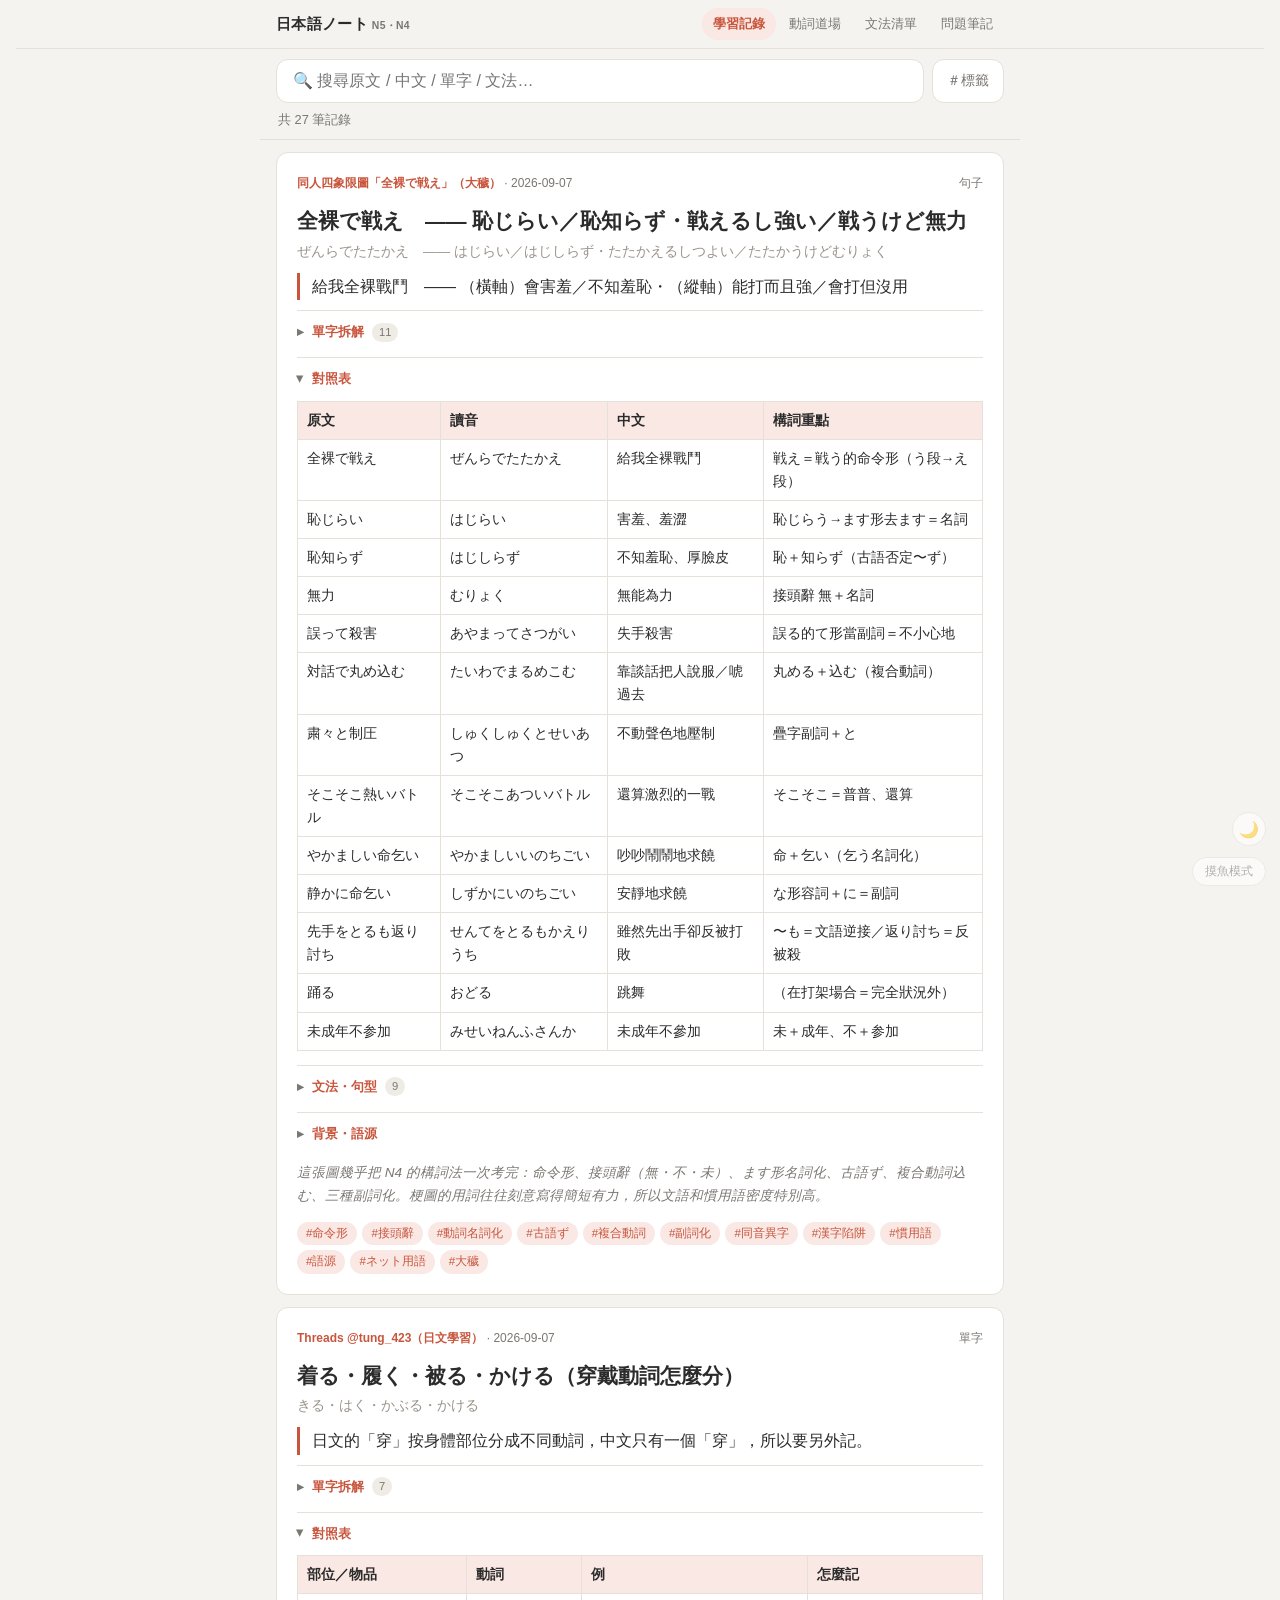
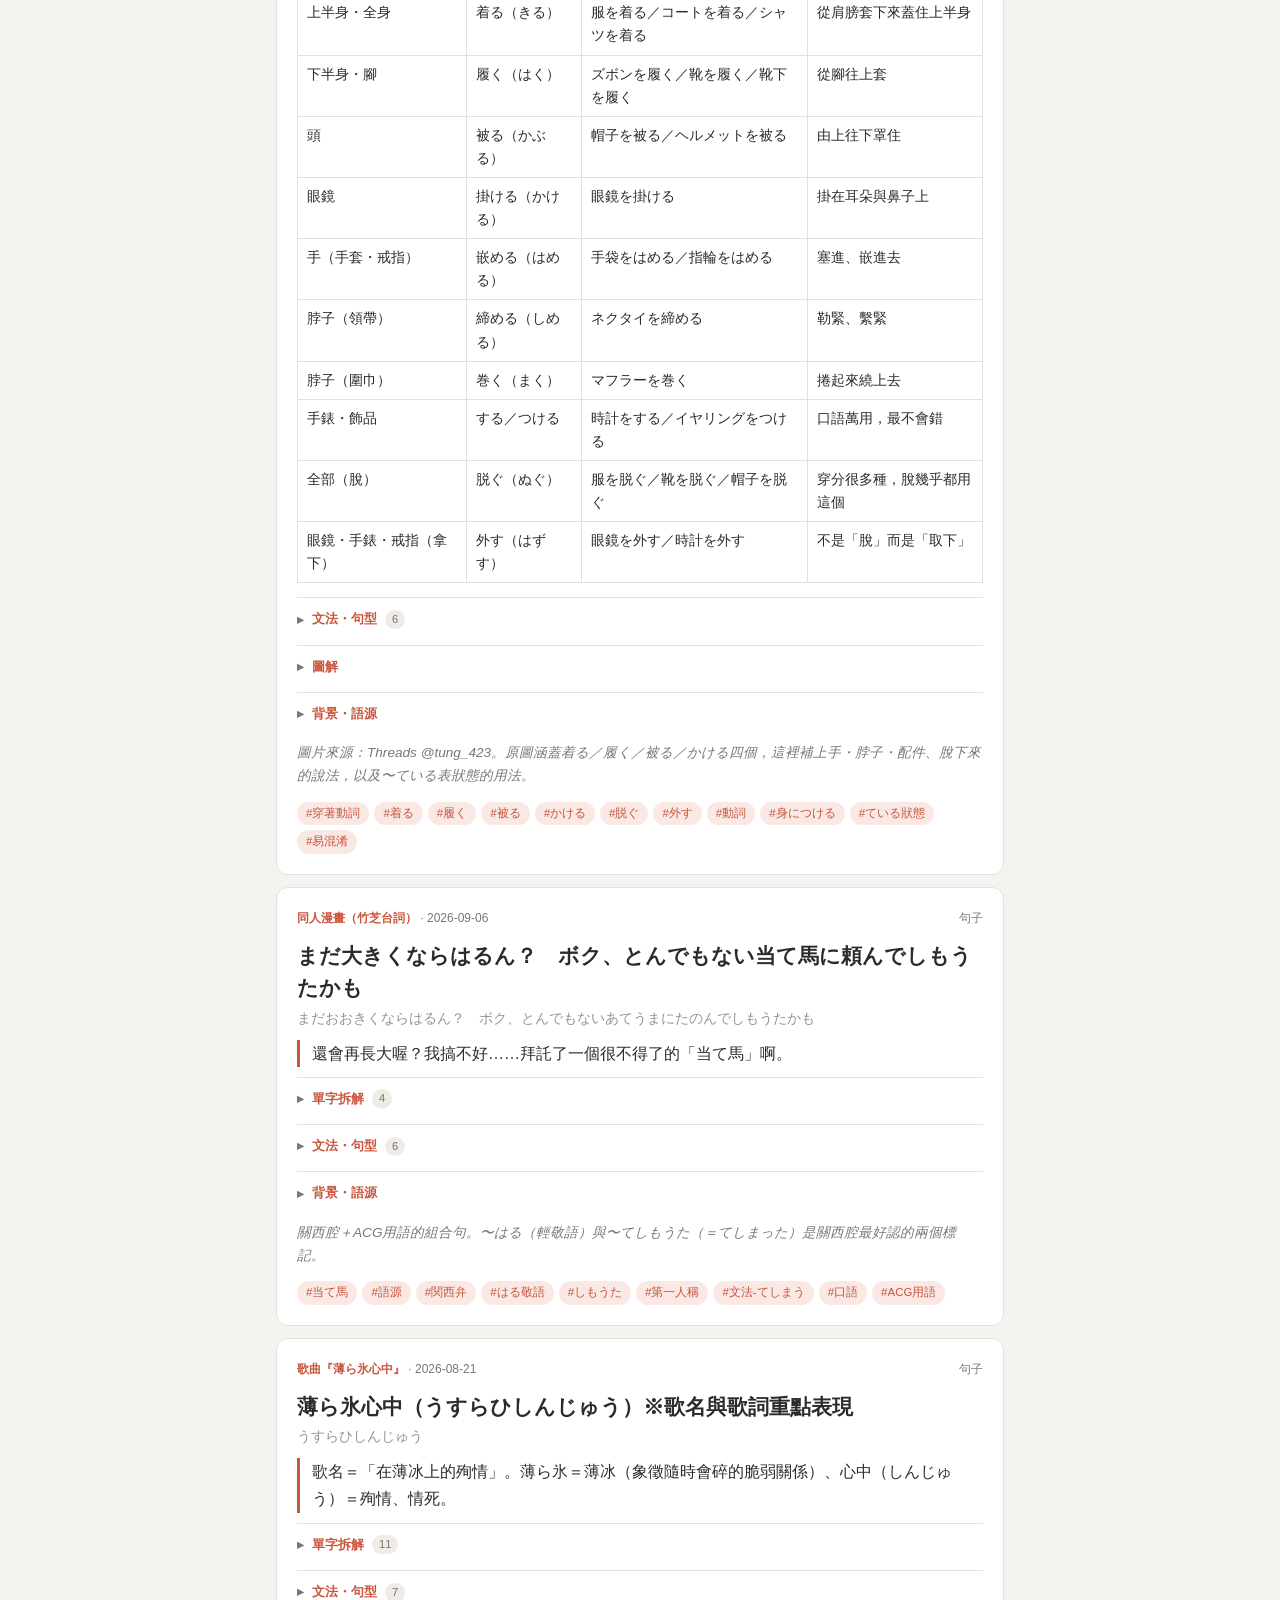
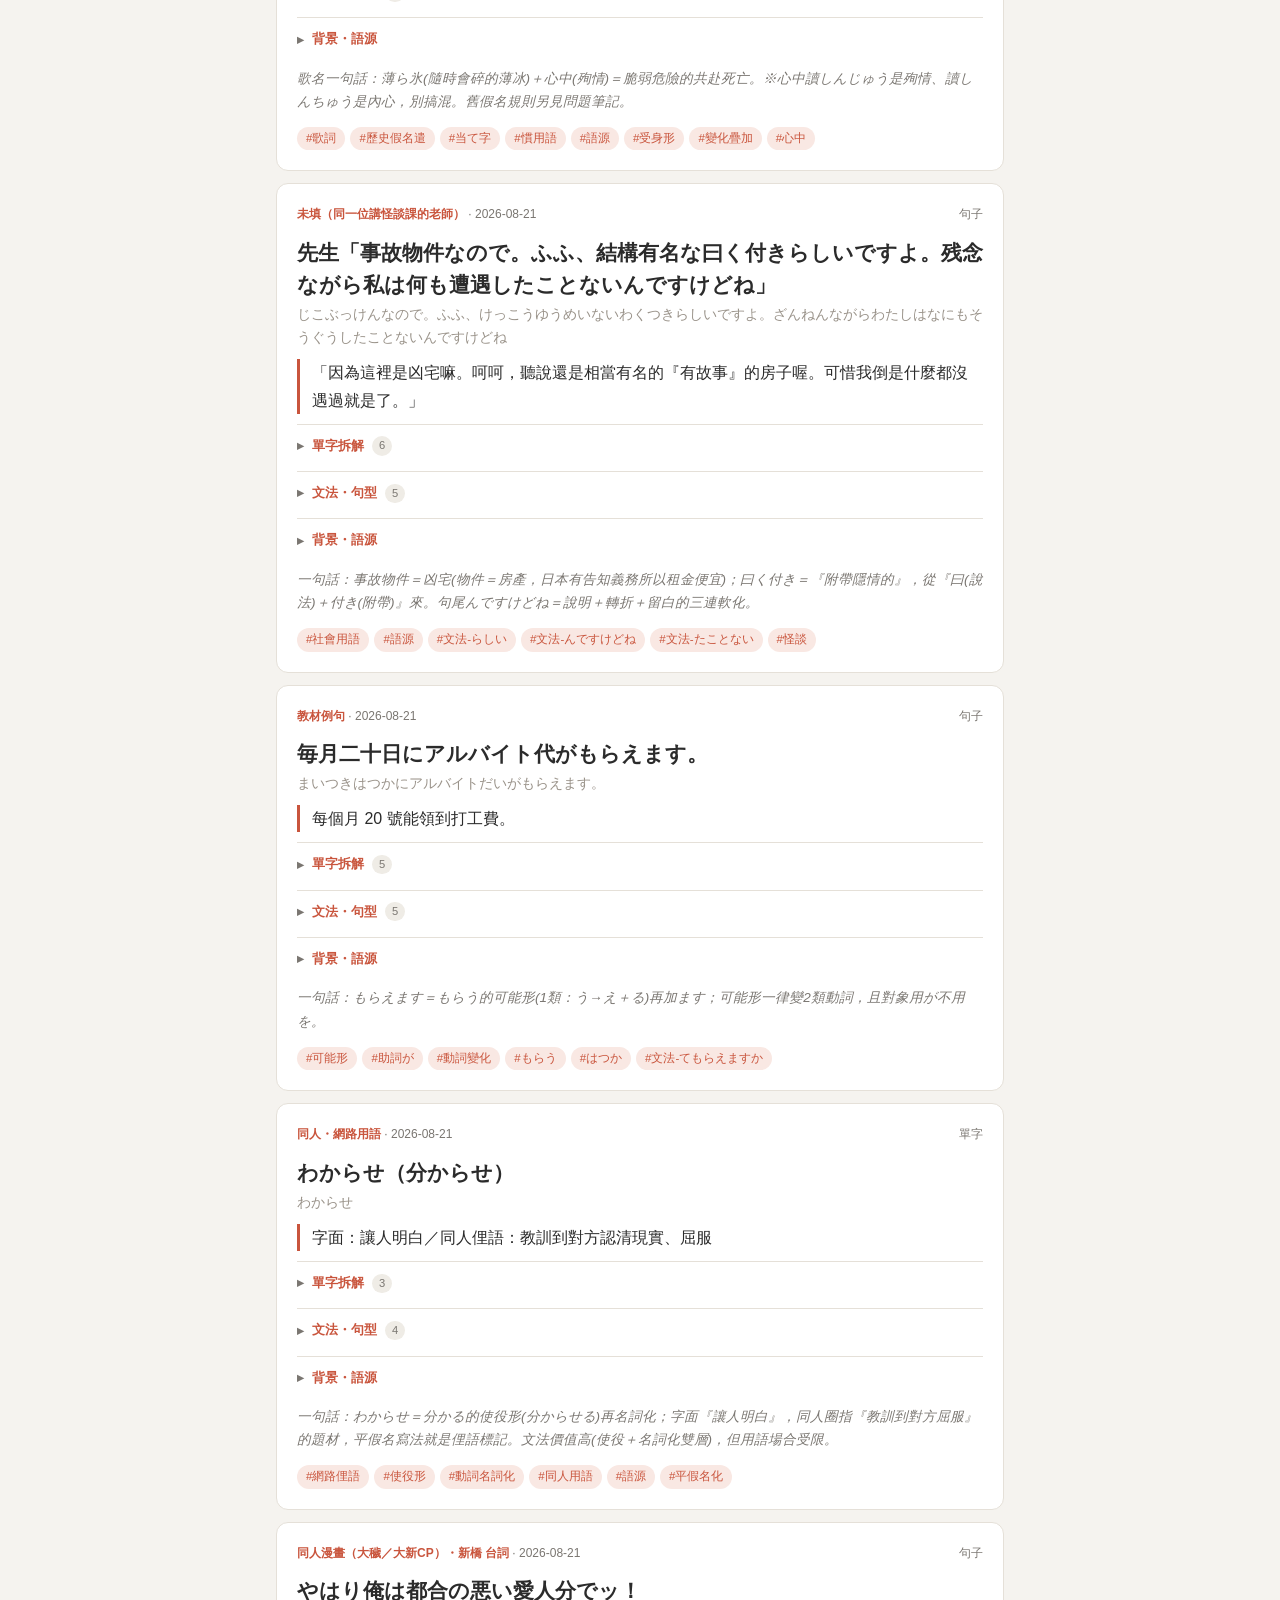
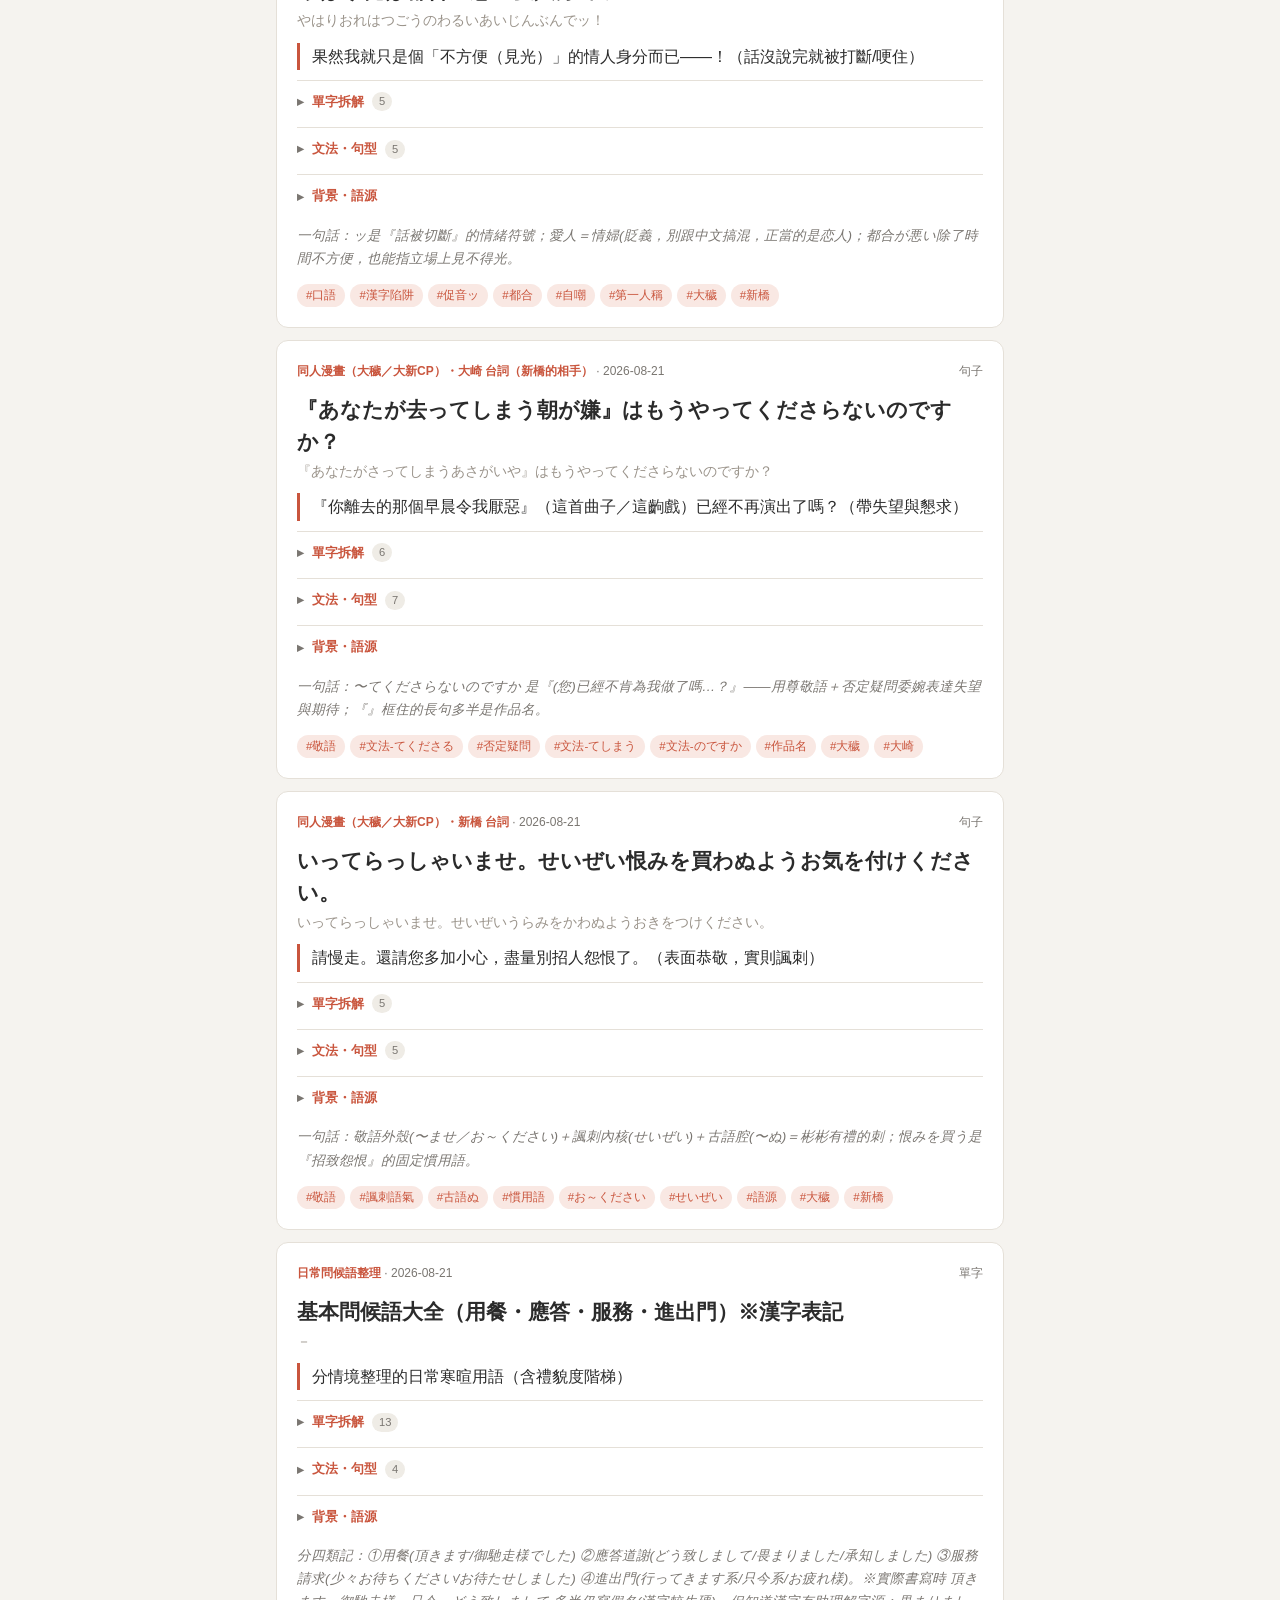
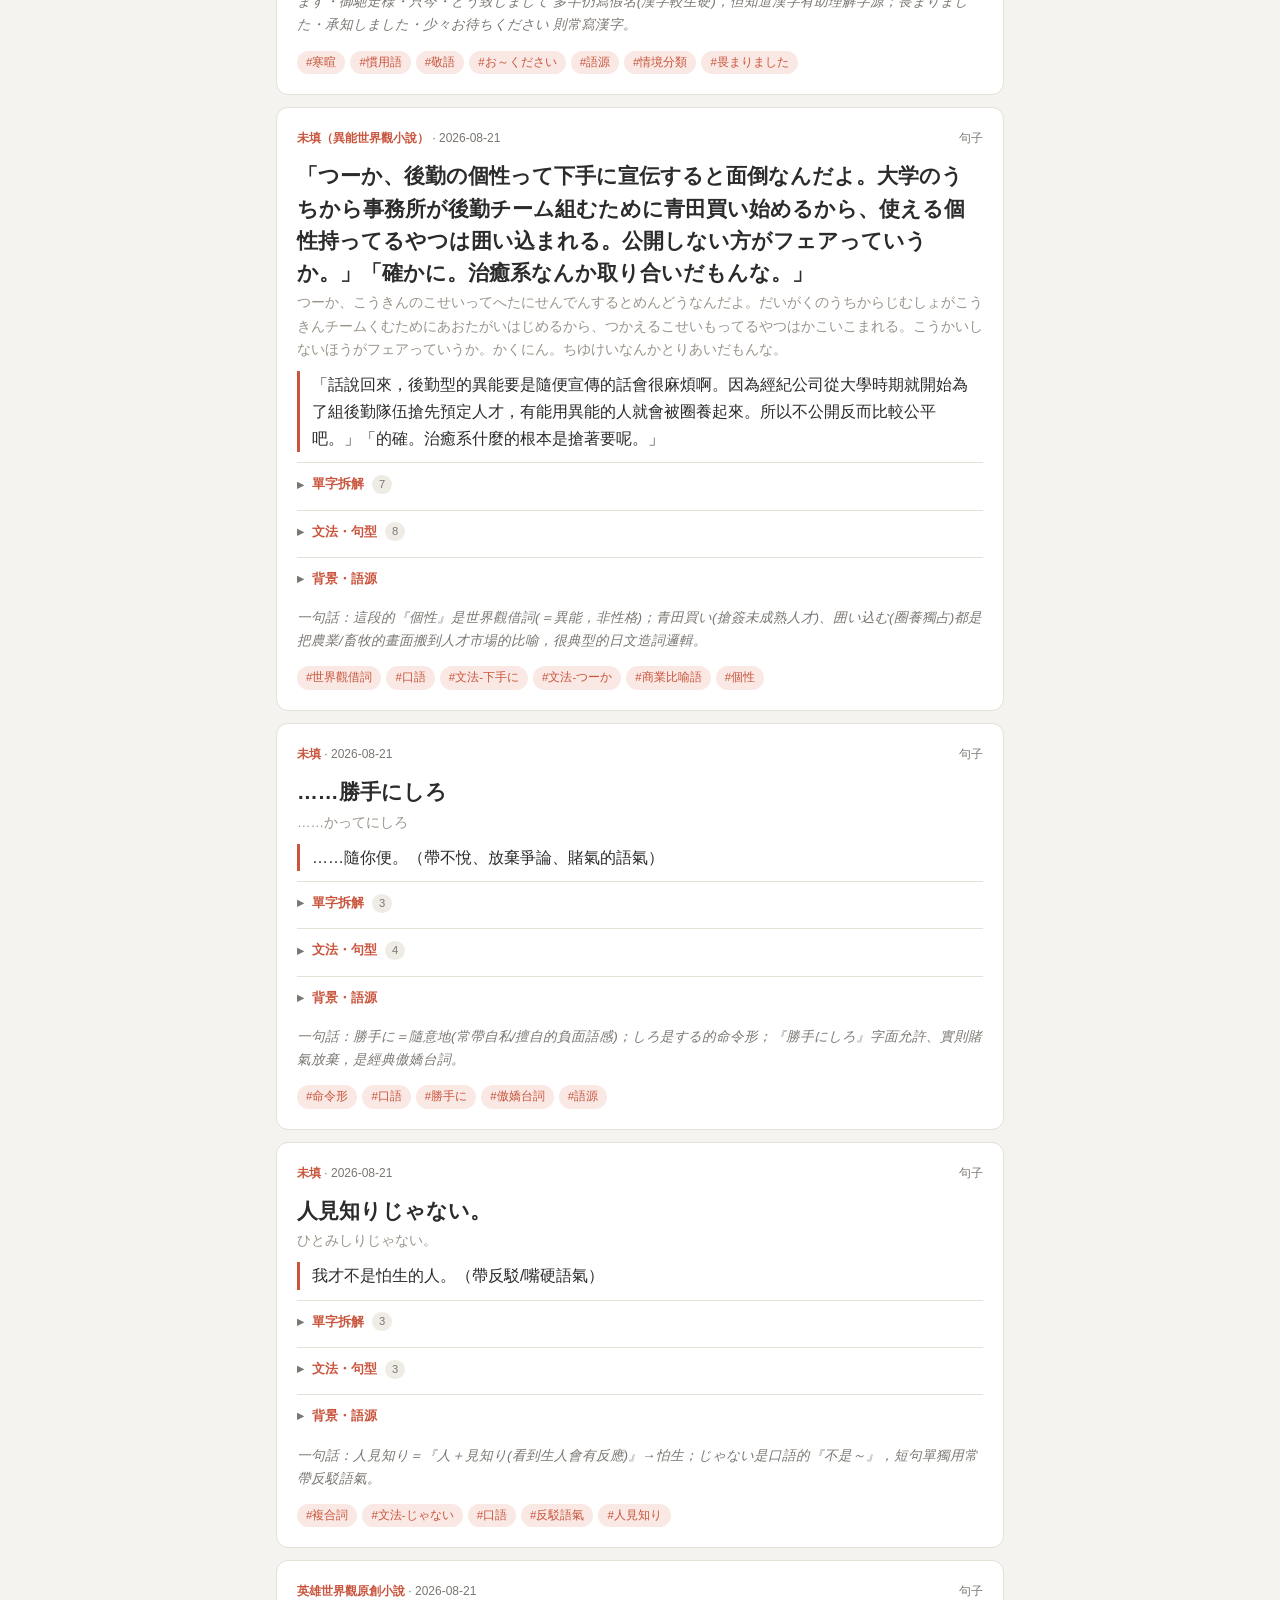
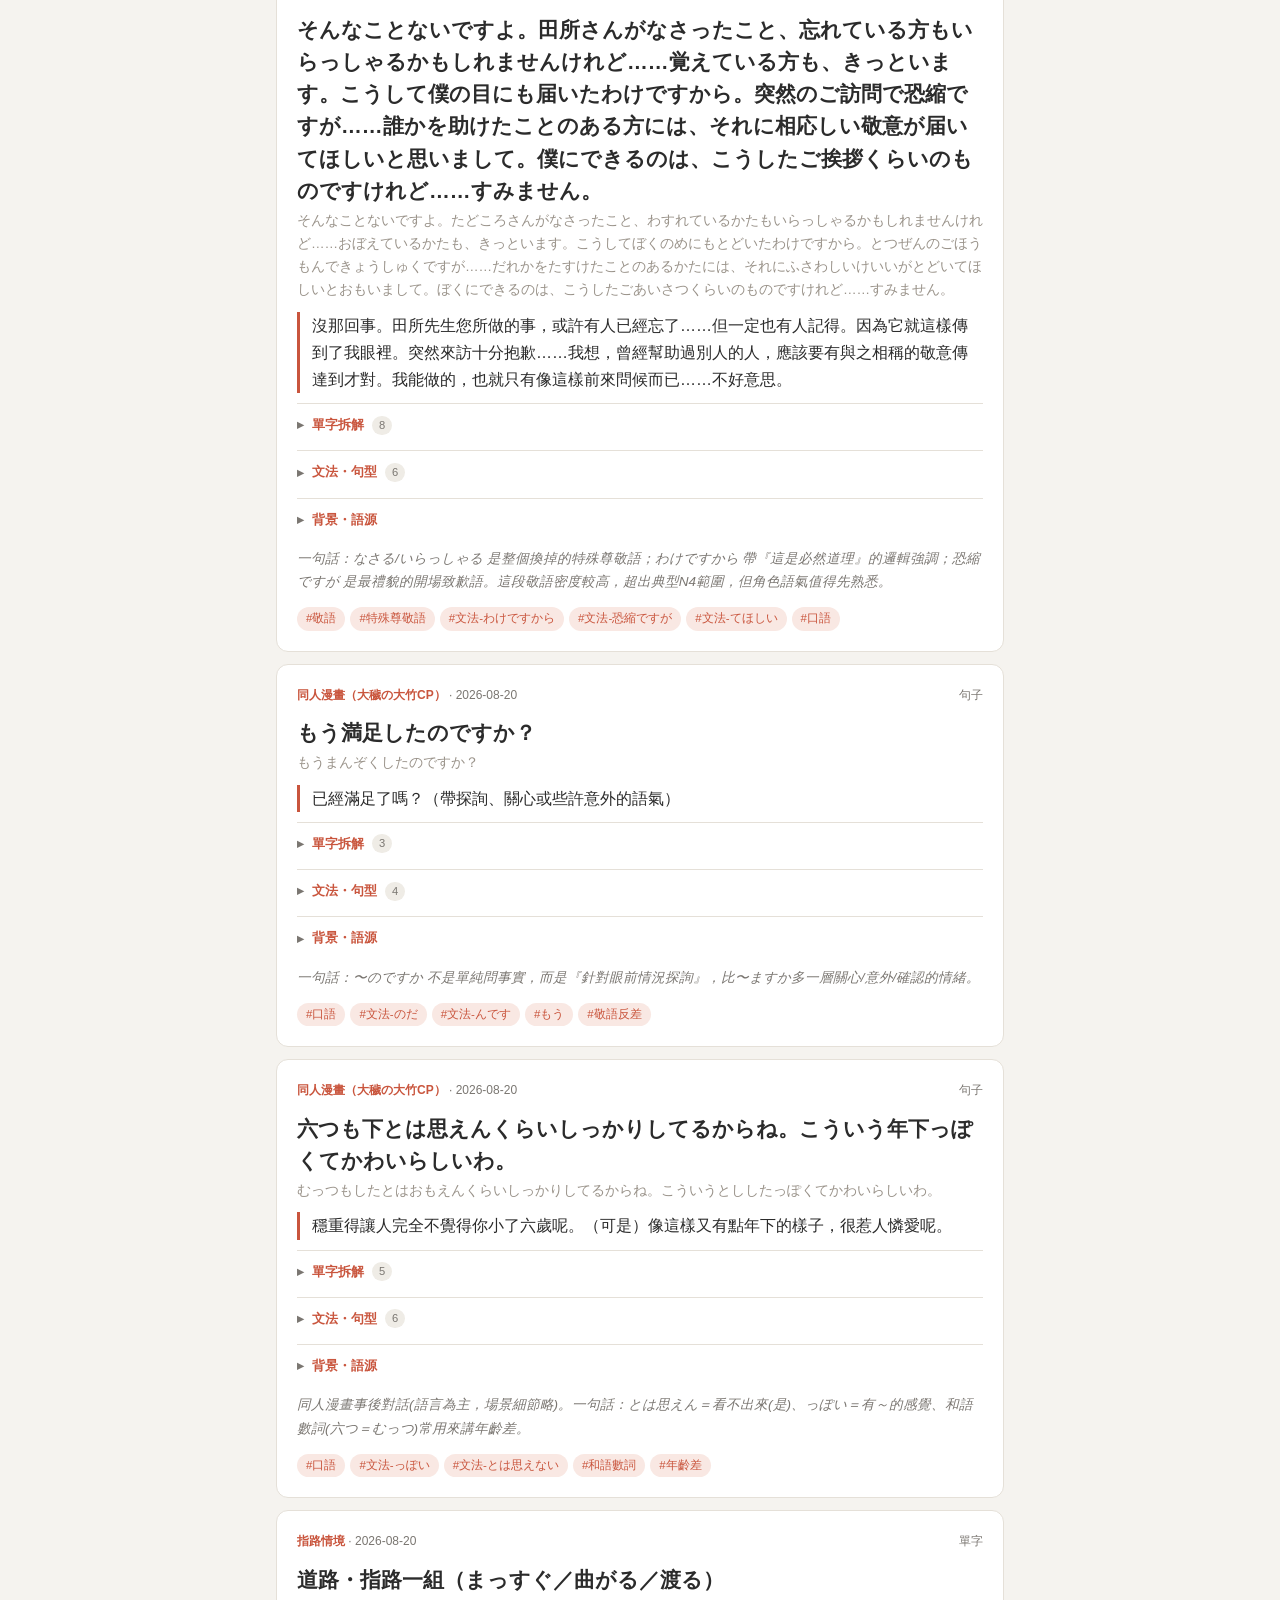
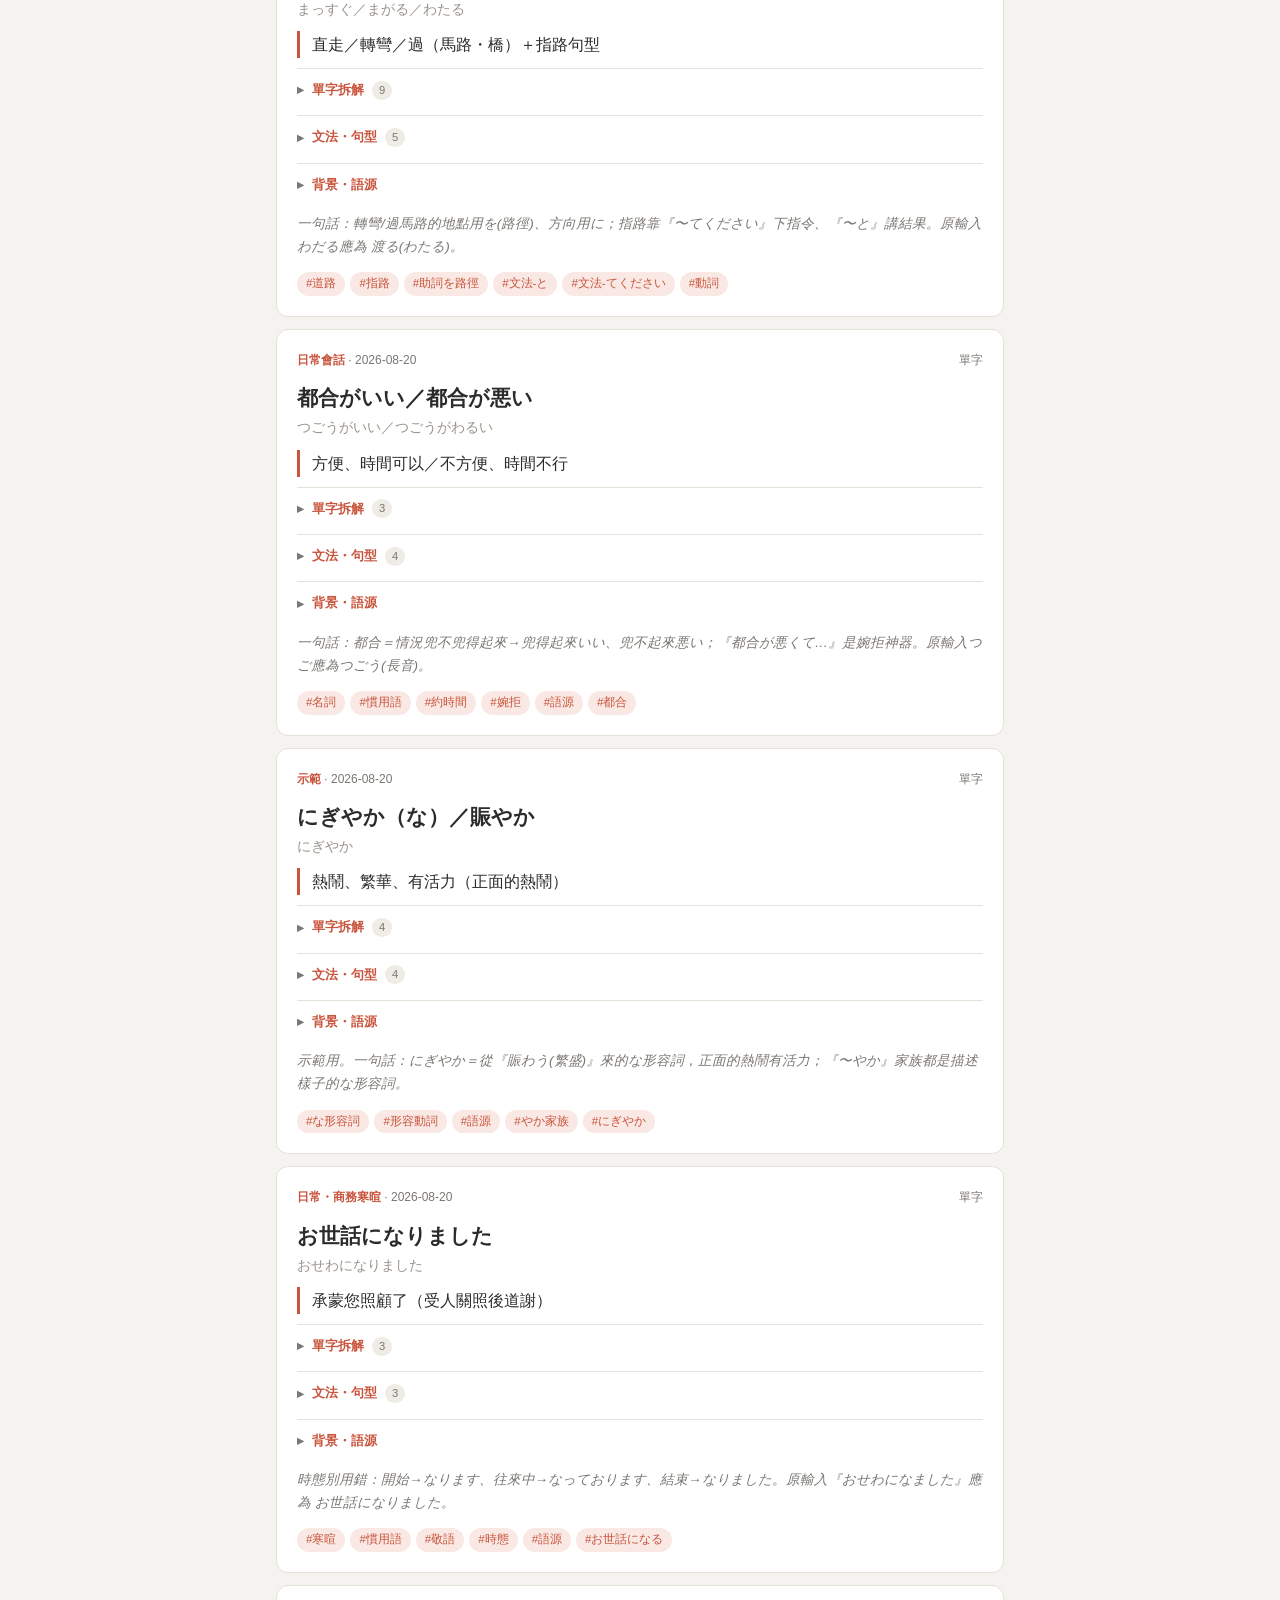
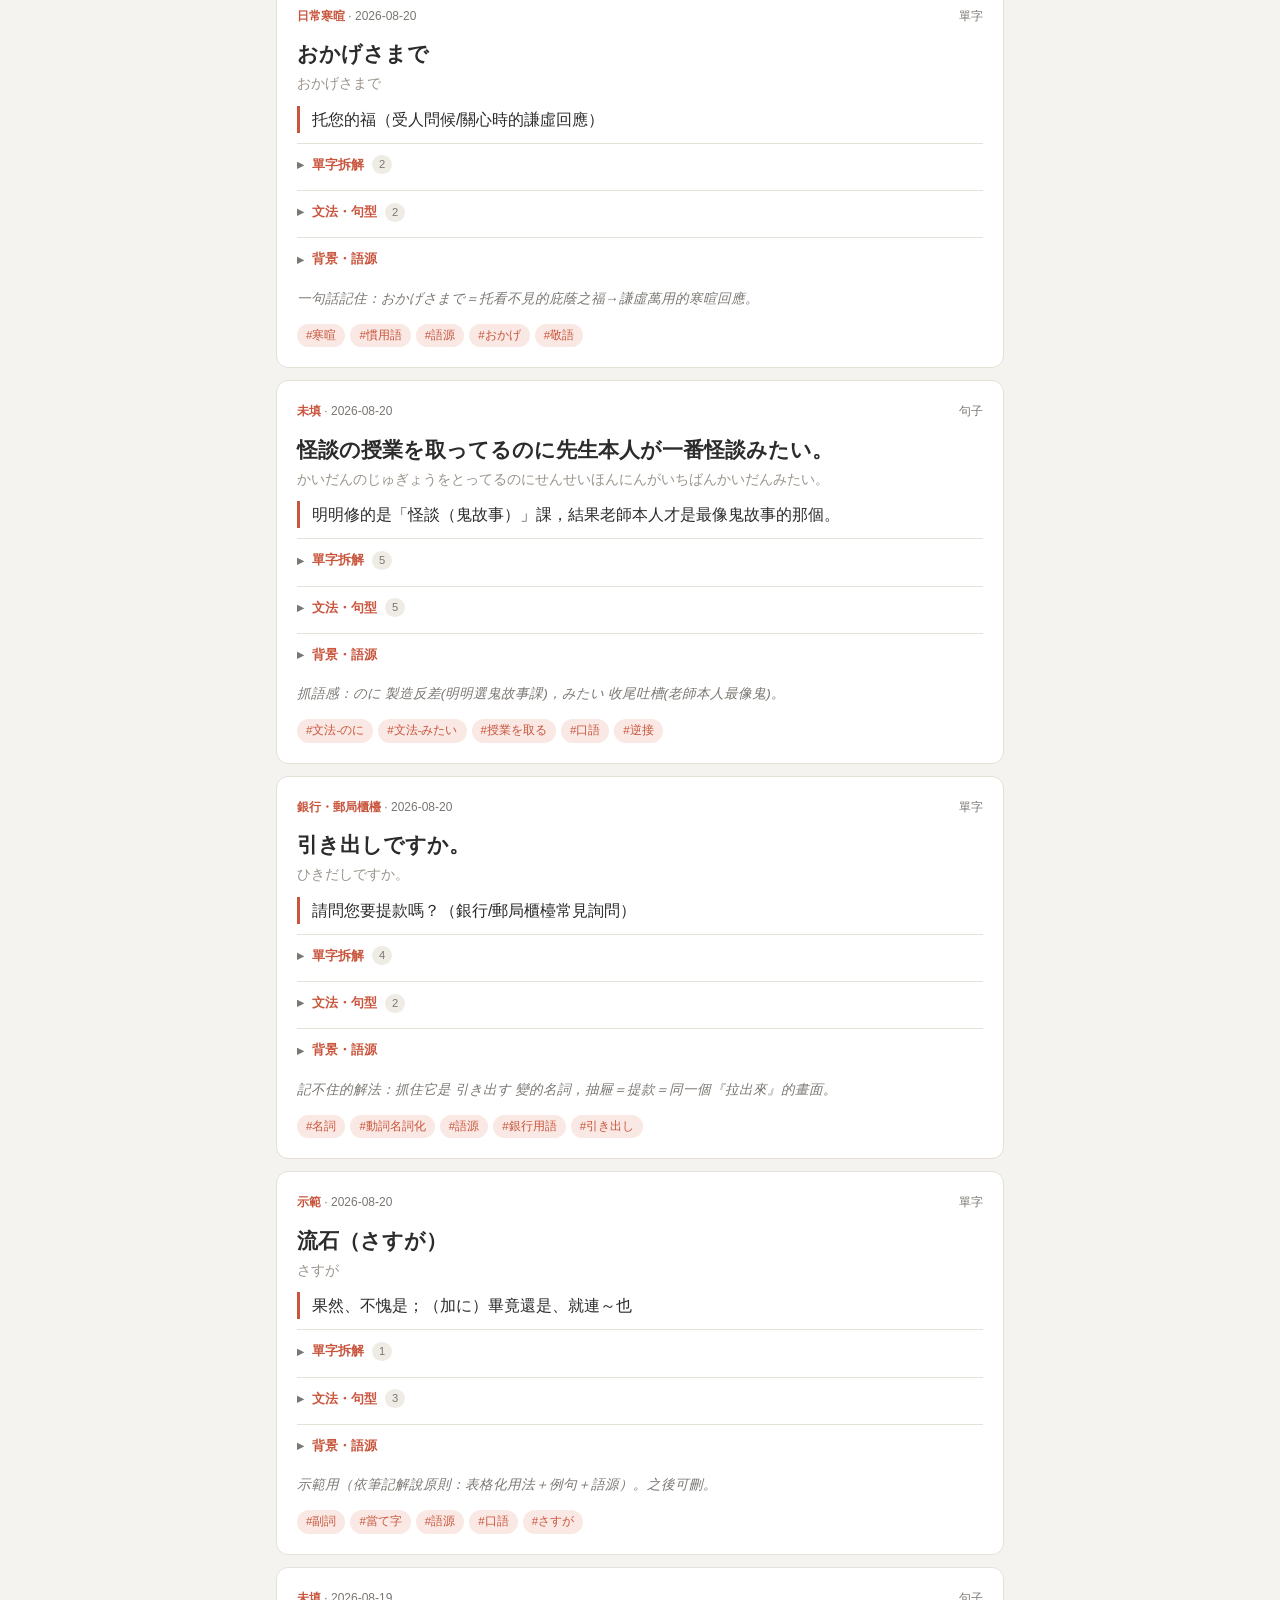
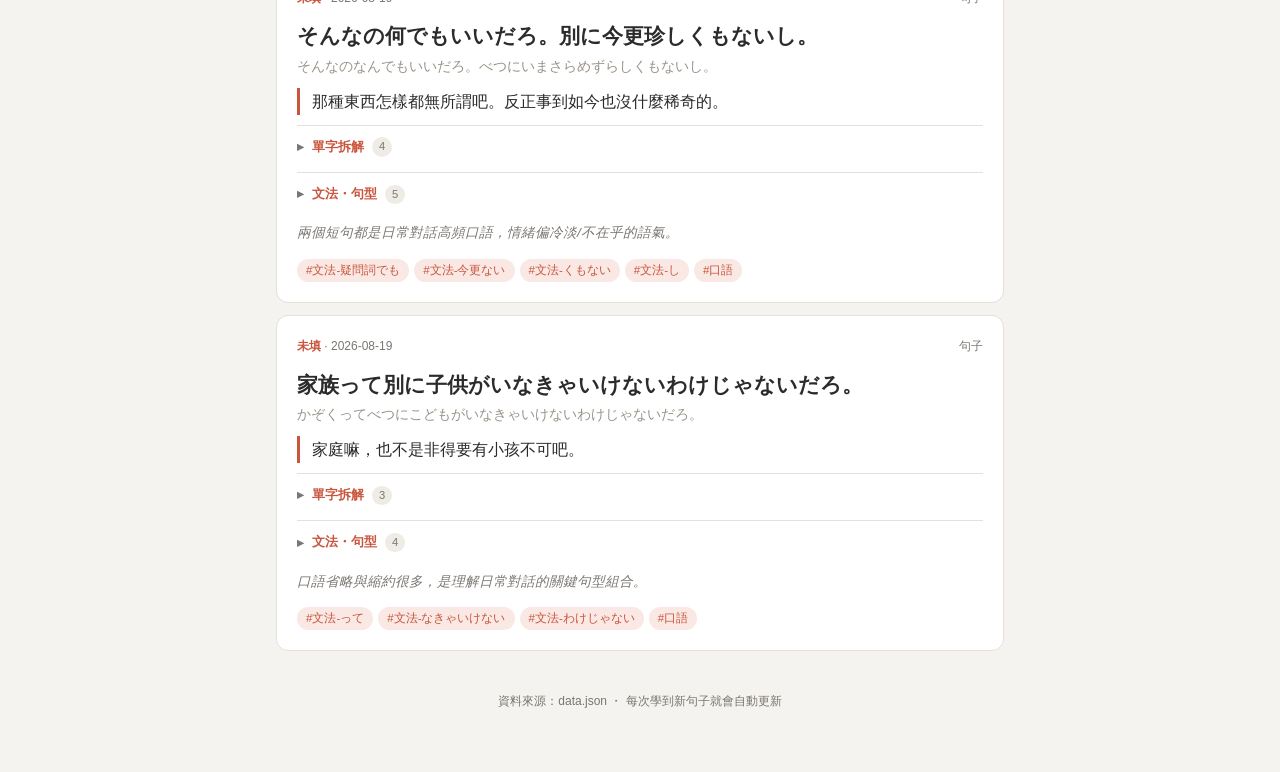
<file: index.html>
<!DOCTYPE html>
<html lang="zh-Hant">
<head>
<meta charset="UTF-8">
<meta name="viewport" content="width=device-width, initial-scale=1.0">
<title>日文學習記錄 · N4</title>
<style>
  :root {
    --bg: #f5f3ef;
    --card: #ffffff;
    --text: #2b2b2b;
    --muted: #7a7671;
    --accent: #d4573f;
    --accent-soft: #fbe9e4;
    --border: #e5e0d8;
    --tag-bg: #efece6;
    --reading: #9a938a;
    --grammar-bg: #eef4f0;
    --grammar-accent: #4a8c6f;
  }
  @media (prefers-color-scheme: dark) {
    :root:not([data-theme="light"]) {
      --bg: #1b1a18;
      --card: #262421;
      --text: #e8e4dd;
      --muted: #9a938a;
      --accent: #e8735c;
      --accent-soft: #3a2a26;
      --border: #38352f;
      --tag-bg: #322f2a;
      --reading: #8a837a;
      --grammar-bg: #21302a;
      --grammar-accent: #6bbd97;
    }
  }
  :root[data-theme="dark"] {
    --bg: #1b1a18;
    --card: #262421;
    --text: #e8e4dd;
    --muted: #9a938a;
    --accent: #e8735c;
    --accent-soft: #3a2a26;
    --border: #38352f;
    --tag-bg: #322f2a;
    --reading: #8a837a;
    --grammar-bg: #21302a;
    --grammar-accent: #6bbd97;
  }
  * { box-sizing: border-box; margin: 0; padding: 0; }
  body {
    font-family: -apple-system, "Hiragino Sans", "Noto Sans TC", "PingFang TC", sans-serif;
    background: var(--bg);
    color: var(--text);
    line-height: 1.7;
    padding: 0 16px 60px;
    -webkit-font-smoothing: antialiased;
  }
  header {
    max-width: 760px;
    margin: 0 auto;
    padding: 28px 4px 16px;
  }
  h1 { font-size: 1.5rem; letter-spacing: 0.5px; }
  h1 .jp { color: var(--accent); }
  .sub { color: var(--muted); font-size: 0.85rem; margin-top: 4px; }
  .controls {
    position: sticky; top: 0; z-index: 10;
    background: var(--bg);
    max-width: 760px; margin: 0 auto;
    padding: 12px 0;
  }
  #search {
    width: 100%; padding: 12px 16px;
    font-size: 1rem; border-radius: 12px;
    border: 1px solid var(--border);
    background: var(--card); color: var(--text);
    outline: none;
  }
  #search:focus { border-color: var(--accent); }
  .search-row { display: flex; gap: 8px; align-items: stretch; }
  .search-row #search { flex: 1; }
  .tag-toggle {
    flex: 0 0 auto; padding: 0 14px; border-radius: 12px;
    border: 1px solid var(--border); background: var(--card);
    color: var(--muted); font-size: 0.85rem; cursor: pointer; white-space: nowrap;
  }
  .tag-toggle[aria-expanded="true"] { background: var(--accent); color: #fff; border-color: var(--accent); }
  .tags-bar {
    display: flex; flex-wrap: wrap; gap: 6px; margin-top: 10px;
    max-height: 40vh; overflow-y: auto;
  }
  .tags-bar.collapsed { display: none; }
  .tag-filter {
    font-size: 0.78rem; padding: 4px 11px; border-radius: 999px;
    background: var(--tag-bg); color: var(--muted);
    border: 1px solid transparent; cursor: pointer; user-select: none;
  }
  .tag-filter.active { background: var(--accent); color: #fff; }
  .stats { color: var(--muted); font-size: 0.8rem; margin: 6px 2px 0; }
  main { max-width: 760px; margin: 0 auto; }
  .card {
    background: var(--card); border: 1px solid var(--border);
    border-radius: 16px; padding: 20px; margin-top: 16px;
  }
  .card-top {
    display: flex; justify-content: space-between; align-items: baseline;
    gap: 10px; margin-bottom: 12px;
  }
  .meta { font-size: 0.75rem; color: var(--muted); }
  .meta .src { color: var(--accent); font-weight: 600; }
  .original {
    font-size: 1.3rem; font-weight: 600; line-height: 1.55;
  }
  ruby rt { color: var(--reading); font-size: 0.55em; }
  .reading { color: var(--reading); font-size: 0.85rem; margin-top: 2px; }
  .translation {
    margin-top: 10px; padding-left: 12px;
    border-left: 3px solid var(--accent); color: var(--text);
  }
  .section-label {
    font-size: 0.72rem; color: var(--muted); letter-spacing: 1px;
    text-transform: uppercase; margin: 16px 0 6px;
  }
  details.sec { margin-top: 10px; border-top: 1px solid var(--border); }
  details.sec > summary {
    list-style: none; cursor: pointer; padding: 10px 0 4px;
    font-size: 0.82rem; color: var(--accent); font-weight: 600;
    display: flex; align-items: center; gap: 8px;
  }
  details.sec > summary::-webkit-details-marker { display: none; }
  details.sec > summary::before {
    content: "▸"; color: var(--muted); font-size: 0.8rem; transition: transform 0.15s;
  }
  details.sec[open] > summary::before { transform: rotate(90deg); }
  details.sec > summary .cnt {
    font-size: 0.7rem; background: var(--tag-bg); color: var(--muted);
    padding: 0 7px; border-radius: 999px; font-weight: 400;
  }
  body.work details.sec > summary { color: #333; }
  .word-row {
    display: flex; gap: 8px; flex-wrap: wrap; align-items: baseline;
    padding: 5px 0; border-bottom: 1px dashed var(--border);
  }
  .word-row:last-child { border-bottom: none; }
  .w-jp { font-weight: 600; }
  .w-reading { color: var(--reading); font-size: 0.82rem; }
  .w-pos {
    font-size: 0.68rem; background: var(--tag-bg); color: var(--muted);
    padding: 1px 7px; border-radius: 6px;
  }
  .w-mean { color: var(--text); font-size: 0.92rem; }
  .grammar {
    background: var(--grammar-bg); border-radius: 12px;
    padding: 12px 14px; margin-top: 8px;
  }
  .g-point {
    font-weight: 700; color: var(--grammar-accent);
    font-size: 0.98rem; margin-bottom: 4px;
  }
  /* 說明裡的換行要保留，條列才不會擠成一整段 */
  .g-explain { font-size: 0.92rem; white-space: pre-line; }
  .background { white-space: pre-line;
    background: var(--grammar-bg); border-radius: 12px;
    padding: 12px 14px; margin-top: 8px; font-size: 0.9rem;
  }
  body.work .background { background: #f6f6f6; border-radius: 3px; }
  .note {
    margin-top: 12px; font-size: 0.85rem; color: var(--muted);
    font-style: italic;
  }
  .card-tags { display: flex; flex-wrap: wrap; gap: 5px; margin-top: 14px; }
  .card-tag {
    font-size: 0.72rem; padding: 2px 9px; border-radius: 999px;
    background: var(--accent-soft); color: var(--accent); cursor: pointer;
  }
  .empty { text-align: center; color: var(--muted); padding: 60px 20px; }
  footer { max-width: 760px; margin: 40px auto 0; color: var(--muted); font-size: 0.75rem; text-align: center; }

  /* 切換鈕 */
  .work-toggle {
    position: fixed; right: 14px; bottom: 14px; z-index: 50;
    font-size: 0.72rem; padding: 6px 12px; border-radius: 999px;
    background: var(--card); color: var(--muted);
    border: 1px solid var(--border); cursor: pointer; opacity: 0.55;
  }
  .work-toggle:hover { opacity: 1; }
  .theme-toggle {
    position: fixed; right: 14px; bottom: 54px; z-index: 50;
    width: 34px; height: 34px; border-radius: 999px;
    background: var(--card); color: var(--muted);
    border: 1px solid var(--border); cursor: pointer; opacity: 0.55;
    font-size: 1rem; display: flex; align-items: center; justify-content: center;
  }
  .theme-toggle:hover { opacity: 1; }
  body.work .theme-toggle { display: none; }

  /* ===== 摸魚模式（WORK）：純黑白樸素排版 ===== */
  body.work {
    background: #fff; color: #1f1f1f;
    font-family: "Segoe UI", Arial, "Noto Sans TC", sans-serif;
    font-size: 13px;
  }
  body.work header .sub, body.work footer { display: none; }
  body.work h1, body.work h1 .jp, body.work h1 span { color: #202020 !important; font-size: 1rem !important; letter-spacing: 0; }
  body.work header { padding: 14px 4px 6px; border-bottom: 1px solid #d9d9d9; }
  body.work .controls { background: #fff; }
  body.work #search { border-radius: 3px; border: 1px solid #c8c8c8; background: #fff; color: #202020; }
  body.work #search:focus { border-color: #808080; }
  body.work .tag-toggle { background: #fff; color: #555; border: 1px solid #c8c8c8; }
  body.work .tag-toggle[aria-expanded="true"] { background: #555; color: #fff; border-color: #555; }
  body.work .tag-filter { border-radius: 3px; background: #f0f0f0; color: #555; border: 1px solid #dcdcdc; }
  body.work .tag-filter.active { background: #555; color: #fff; border-color: #555; }
  body.work .stats { color: #808080; }
  body.work .card { background: #fff; border: none; border-bottom: 1px solid #e2e2e2; border-radius: 0; padding: 12px 0; }
  body.work .card-top { margin-bottom: 6px; }
  body.work .meta, body.work .meta .src { color: #909090; font-weight: 400; }
  body.work .original { font-size: 1rem; font-weight: 600; color: #202020; }
  body.work .reading, body.work .w-reading, body.work ruby rt { color: #999; }
  body.work .translation { border-left: 2px solid #c8c8c8; color: #404040; }
  body.work .section-label { color: #a0a0a0; }
  body.work .w-pos { background: #f0f0f0; color: #777; border-radius: 2px; }
  body.work .grammar { background: #f6f6f6; border-radius: 3px; }
  body.work .g-point { color: #333; }
  body.work .g-explain { color: #404040; }
  body.work .card-tag { background: #f0f0f0; color: #777; border-radius: 2px; }
  body.work .note { color: #999; }
  body.work .work-toggle { background: #fff; color: #999; border: 1px solid #d0d0d0; opacity: 0.4; }

  /* 對照表與圖解 */
  .tblwrap { overflow-x: auto; }
  table.cmp { width: 100%; border-collapse: collapse; font-size: 0.85rem; margin: 6px 0 4px; }
  table.cmp th, table.cmp td { border: 1px solid var(--border); padding: 7px 9px; text-align: left; vertical-align: top; }
  table.cmp th { background: var(--accent-soft); font-weight: 700; white-space: nowrap; }
  .fig { margin: 8px 0 0; }
  .fig img { width: 100%; border: 1px solid var(--border); border-radius: 10px; display: block; }
  .fig figcaption { font-size: 0.75rem; color: var(--muted); margin-top: 6px; }
  body.work table.cmp th { background: #eee; }
  body.work .fig img { border-radius: 0; filter: grayscale(1); }
</style>
<link rel="stylesheet" href="site.css">
</head>
<body>
<header>
  <h1><span class="jp">日本語</span> 學習記錄 <span style="font-size:0.7rem;color:var(--muted);">N4</span></h1>
  <div class="sub">透過小說・遊戲累積的句子・單字・文法　·　<a href="drill.html" style="color:var(--accent);text-decoration:none;">動詞道場 →</a>　·　<a href="questions.html" style="color:var(--accent);text-decoration:none;">問題筆記 →</a></div>
</header>

<div class="controls">
  <div class="search-row">
    <input id="search" type="search" placeholder="🔍 搜尋原文 / 中文 / 單字 / 文法…">
    <button class="tag-toggle" id="tagToggle" aria-expanded="false">＃標籤</button>
  </div>
  <div class="tags-bar collapsed" id="tagsBar"></div>
  <div class="stats" id="stats"></div>
</div>

<main id="list"></main>
<footer>資料來源：data.json ・ 每次學到新句子就會自動更新</footer>

<button class="theme-toggle" id="themeToggle" title="切換深色/淺色模式">🌙</button>
<button class="work-toggle" id="workToggle" title="切換摸魚模式（快捷鍵：Esc）">摸魚模式</button>

<script>
let ENTRIES = [];
let activeTag = null;
let query = "";

async function load() {
  try {
    const res = await fetch("data.json?_=" + Date.now());
    const data = await res.json();
    // 依日期排序（新→舊），不依賴 JSON 檔的擺放順序
    ENTRIES = (data.entries || []).slice().sort((a, b) =>
      String(b.date || "").localeCompare(String(a.date || "")) ||
      String(b.id || "").localeCompare(String(a.id || "")));
  } catch (e) {
    document.getElementById("list").innerHTML =
      '<div class="empty">無法載入 data.json<br>' + e + '</div>';
    return;
  }
  renderTags();
  render();
}

function allTags() {
  const s = new Set();
  ENTRIES.forEach(e => (e.tags || []).forEach(t => s.add(t)));
  return [...s].sort();
}

function renderTags() {
  const bar = document.getElementById("tagsBar");
  const tags = allTags();
  bar.innerHTML = "";
  tags.forEach(t => {
    const el = document.createElement("span");
    el.className = "tag-filter" + (activeTag === t ? " active" : "");
    el.textContent = "#" + t;
    el.onclick = () => { activeTag = (activeTag === t ? null : t); collapseTags(); renderTags(); render(); };
    bar.appendChild(el);
  });
}

function matches(e) {
  if (activeTag && !(e.tags || []).includes(activeTag)) return false;
  if (!query) return true;
  const q = query.toLowerCase();
  const hay = [
    e.original, e.reading, e.translation, e.source, e.note,
    ...(e.tags || []),
    ...(e.words || []).flatMap(w => [w.word, w.reading, w.meaning]),
    ...(e.grammar || []).flatMap(g => [g.point, g.explain])
  ].join(" ").toLowerCase();
  return hay.includes(q);
}

function esc(s) {
  return (s || "").replace(/[&<>]/g, c => ({ "&": "&amp;", "<": "&lt;", ">": "&gt;" }[c]));
}

function render() {
  const list = document.getElementById("list");
  const filtered = ENTRIES.filter(matches);
  document.getElementById("stats").textContent =
    `共 ${ENTRIES.length} 筆記錄` + (filtered.length !== ENTRIES.length ? `，符合 ${filtered.length} 筆` : "");
  if (!filtered.length) {
    list.innerHTML = '<div class="empty">找不到符合的記錄</div>';
    return;
  }
  list.innerHTML = filtered.map(cardHTML).join("");
  list.querySelectorAll(".card-tag").forEach(el => {
    el.onclick = () => { activeTag = el.dataset.tag; renderTags(); render(); window.scrollTo({top:0,behavior:"smooth"}); };
  });
}

function cardHTML(e) {
  const words = (e.words || []).map(w => `
    <div class="word-row">
      <span class="w-jp">${esc(w.word)}</span>
      ${w.reading && w.reading !== w.word ? `<span class="w-reading">${esc(w.reading)}</span>` : ""}
      ${w.pos ? `<span class="w-pos">${esc(w.pos)}</span>` : ""}
      <span class="w-mean">${esc(w.meaning)}</span>
    </div>`).join("");
  const grammar = (e.grammar || []).map(g => `
    <div class="grammar">
      <div class="g-point">${esc(g.point)}</div>
      <div class="g-explain">${esc(g.explain)}</div>
    </div>`).join("");
  // 對照表（entry.table = {head:[], rows:[[]]}），適合單字組整理型的筆記
  const table = e.table ? `<div class="tblwrap"><table class="cmp"><tr>` +
    e.table.head.map(h => `<th>${esc(h)}</th>`).join("") + `</tr>` +
    e.table.rows.map(r => `<tr>` + r.map(c => `<td>${esc(c)}</td>`).join("") + `</tr>`).join("") +
    `</table></div>` : "";
  const image = e.image ? `<figure class="fig"><img src="${esc(e.image)}" alt="${esc(e.imageAlt || "")}" loading="lazy">` +
    (e.imageCredit ? `<figcaption>${esc(e.imageCredit)}</figcaption>` : "") + `</figure>` : "";
  const tags = (e.tags || []).map(t =>
    `<span class="card-tag" data-tag="${esc(t)}">#${esc(t)}</span>`).join("");
  return `
  <div class="card">
    <div class="card-top">
      <div class="meta"><span class="src">${esc(e.source || "—")}</span> · ${esc(e.date || "")}</div>
      <div class="meta">${e.type === "word" ? "單字" : "句子"}</div>
    </div>
    <div class="original">${esc(e.original)}</div>
    ${e.reading ? `<div class="reading">${esc(e.reading)}</div>` : ""}
    ${e.translation ? `<div class="translation">${esc(e.translation)}</div>` : ""}
    ${words ? `<details class="sec"><summary>單字拆解 <span class="cnt">${(e.words||[]).length}</span></summary>${words}</details>` : ""}
    ${table ? `<details class="sec" open><summary>對照表</summary>${table}</details>` : ""}
    ${grammar ? `<details class="sec"><summary>文法・句型 <span class="cnt">${(e.grammar||[]).length}</span></summary>${grammar}</details>` : ""}
    ${image ? `<details class="sec"><summary>圖解</summary>${image}</details>` : ""}
    ${e.background ? `<details class="sec"><summary>背景・語源</summary><div class="background">${esc(e.background)}</div></details>` : ""}
    ${e.note ? `<div class="note">${esc(e.note)}</div>` : ""}
    ${tags ? `<div class="card-tags">${tags}</div>` : ""}
  </div>`;
}

document.getElementById("search").addEventListener("input", ev => {
  query = ev.target.value.trim();
  render();
});

// 支援從別頁帶關鍵字進來（例如文法清單的「記錄 N」徽章）：index.html?q=〜のに
(function () {
  const q = new URLSearchParams(location.search).get("q");
  if (!q) return;
  query = q.trim();
  document.getElementById("search").value = query;
})();

// 標籤收合切換
const tagToggle = document.getElementById("tagToggle");
function collapseTags() {
  document.getElementById("tagsBar").classList.add("collapsed");
  tagToggle.setAttribute("aria-expanded", "false");
}
tagToggle.onclick = () => {
  const bar = document.getElementById("tagsBar");
  const open = bar.classList.toggle("collapsed") === false;
  tagToggle.setAttribute("aria-expanded", open ? "true" : "false");
};

// ===== 深色/淺色模式 =====
const themeBtn = document.getElementById("themeToggle");
function applyTheme(theme) {
  // theme: "dark" | "light" | null(跟隨系統)
  if (theme) document.documentElement.setAttribute("data-theme", theme);
  else document.documentElement.removeAttribute("data-theme");
  const isDark = theme ? theme === "dark" :
    window.matchMedia("(prefers-color-scheme: dark)").matches;
  themeBtn.textContent = isDark ? "☀️" : "🌙";
}
themeBtn.onclick = () => {
  const cur = document.documentElement.getAttribute("data-theme");
  const isDarkNow = cur ? cur === "dark" : window.matchMedia("(prefers-color-scheme: dark)").matches;
  const next = isDarkNow ? "light" : "dark";
  localStorage.setItem("theme", next);
  applyTheme(next);
};
applyTheme(localStorage.getItem("theme"));

// ===== 摸魚模式（純黑白樸素） =====
const workBtn = document.getElementById("workToggle");
function applyWork(on) {
  document.body.classList.toggle("work", on);
  document.title = on ? "工作紀錄_2026Q3.xlsx - Excel" : "日文學習記錄 · N4";
  workBtn.textContent = on ? "一般模式" : "摸魚模式";
  localStorage.setItem("workMode", on ? "1" : "0");
}
workBtn.onclick = () => applyWork(!document.body.classList.contains("work"));
document.addEventListener("keydown", e => {
  if (e.key === "Escape") applyWork(!document.body.classList.contains("work"));
});
applyWork(localStorage.getItem("workMode") === "1");

load();
</script>
<script src="site.js"></script>
</body>
</html>
</file>
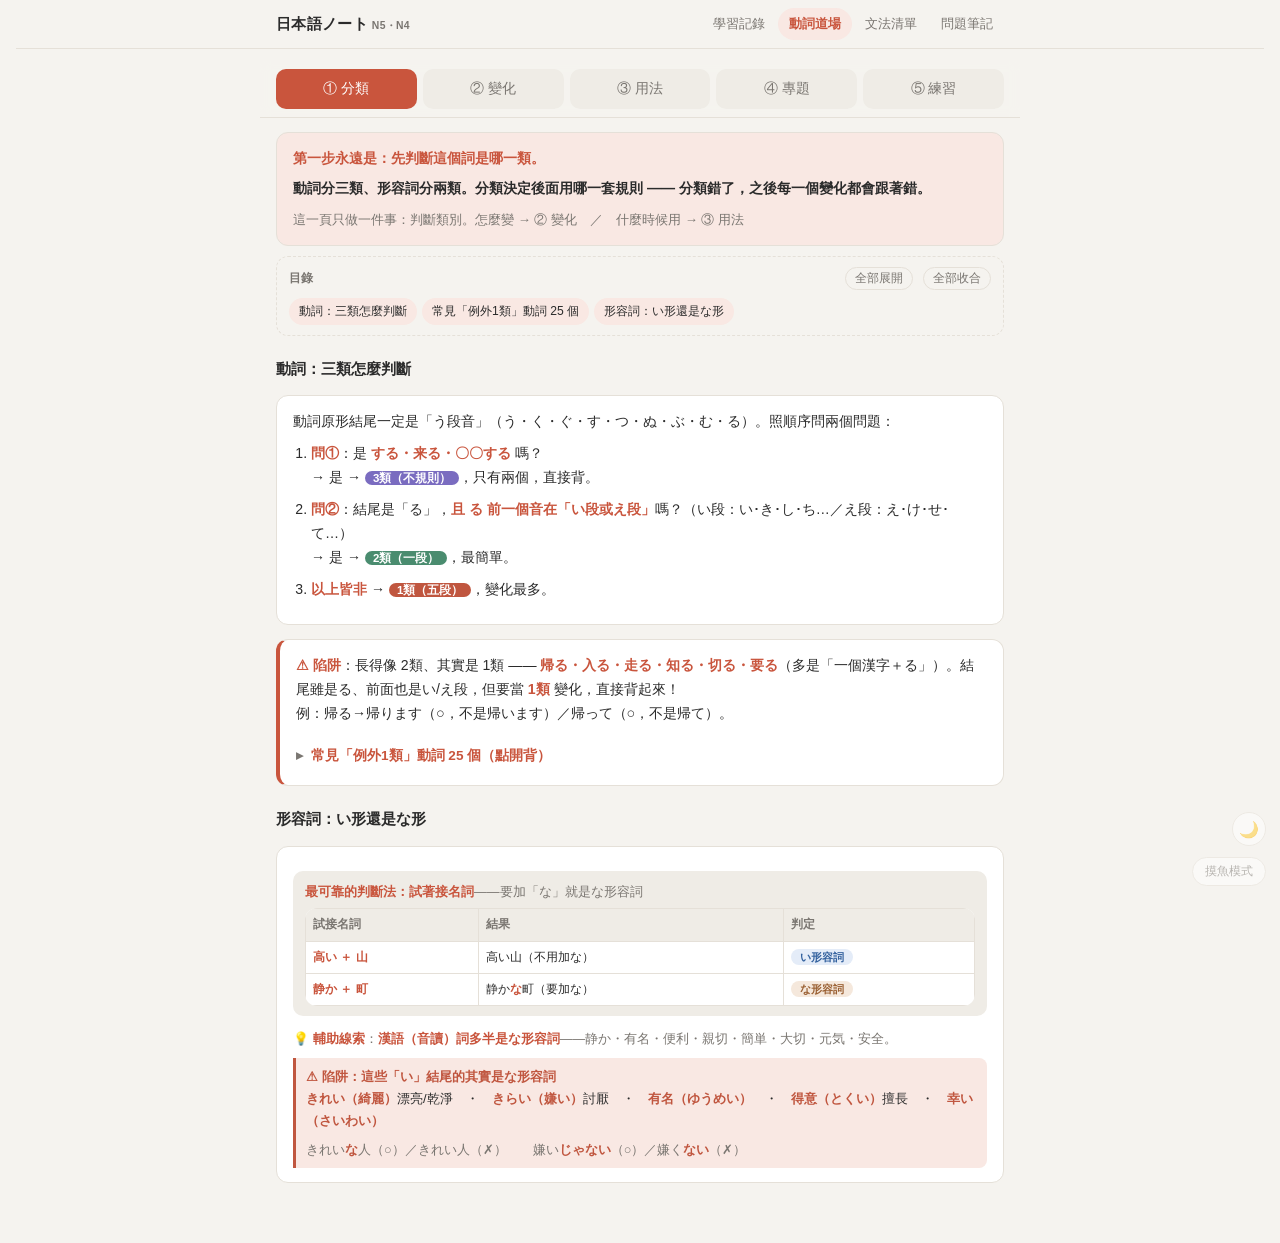
<file: drill.html>
<!DOCTYPE html>
<html lang="zh-Hant">
<head>
<meta charset="UTF-8">
<meta name="viewport" content="width=device-width, initial-scale=1.0">
<title>動詞道場 · N4</title>
<style>
  :root {
    --bg:#f5f3ef; --card:#fff; --text:#2b2b2b; --muted:#7a7671;
    --accent:#d4573f; --accent-soft:#fbe9e4; --border:#e5e0d8;
    --reading:#9a938a; --good:#4a8c6f; --bad:#c0563f; --tag-bg:#efece6;
  }
  @media (prefers-color-scheme: dark) {
    :root:not([data-theme="light"]) {
      --bg:#1b1a18; --card:#262421; --text:#e8e4dd; --muted:#9a938a;
      --accent:#e8735c; --accent-soft:#3a2a26; --border:#38352f;
      --reading:#8a837a; --good:#6bbd97; --bad:#e8735c; --tag-bg:#322f2a;
    }
  }
  :root[data-theme="dark"] {
    --bg:#1b1a18; --card:#262421; --text:#e8e4dd; --muted:#9a938a;
    --accent:#e8735c; --accent-soft:#3a2a26; --border:#38352f;
    --reading:#8a837a; --good:#6bbd97; --bad:#e8735c; --tag-bg:#322f2a;
  }
  * { box-sizing:border-box; margin:0; padding:0; }
  body {
    font-family:-apple-system,"Hiragino Sans","Noto Sans TC","PingFang TC",sans-serif;
    background:var(--bg); color:var(--text); line-height:1.7;
    padding:0 16px 60px; -webkit-font-smoothing:antialiased;
  }
  .wrap { max-width:640px; margin:0 auto; }
  header { padding:24px 4px 8px; }
  h1 { font-size:1.4rem; } h1 .jp { color:var(--accent); }
  .nav { font-size:0.85rem; margin-top:4px; }
  .nav a { color:var(--muted); text-decoration:none; margin-right:14px; }
  .nav a.here { color:var(--accent); font-weight:600; }
  .tabs { display:flex; flex-wrap:wrap; gap:6px; margin:16px 0 10px; }
  .tab {
    flex:1 1 auto; min-width:92px; text-align:center; padding:8px 6px; border-radius:10px; cursor:pointer;
    background:var(--tag-bg); color:var(--muted); font-size:0.86rem; user-select:none; white-space:nowrap;
  }
  @media (min-width:600px) { .tab { min-width:0; } }
  .tab.active { background:var(--accent); color:#fff; }
  .panel { display:none; } .panel.active { display:block; }

  /* 設定列 */
  .opts { background:var(--card); border:1px solid var(--border); border-radius:12px; padding:12px 14px; margin-bottom:14px; }
  .opts .lbl { font-size:0.72rem; color:var(--muted); letter-spacing:1px; text-transform:uppercase; margin-bottom:8px; }
  .chips { display:flex; flex-wrap:wrap; gap:6px; }
  .chip { font-size:0.8rem; padding:5px 11px; border-radius:999px; background:var(--tag-bg); color:var(--muted); border:1px solid transparent; cursor:pointer; user-select:none; }
  .chip.on { background:var(--accent); color:#fff; }
  .srcrow { margin-top:10px; font-size:0.82rem; color:var(--muted); display:flex; gap:14px; flex-wrap:wrap; }
  .srcrow label { cursor:pointer; }

  /* 翻卡 */
  .card {
    background:var(--card); border:1px solid var(--border); border-radius:18px;
    padding:30px 20px; text-align:center; min-height:230px;
    display:flex; flex-direction:column; justify-content:center; cursor:pointer;
  }
  .q-form { font-size:0.85rem; color:var(--accent); font-weight:600; margin-bottom:6px; }
  .q-verb { font-size:2.2rem; font-weight:700; }
  .q-reading { color:var(--reading); font-size:0.95rem; margin-top:2px; }
  .q-mean { color:var(--muted); font-size:0.9rem; margin-top:4px; }
  .q-type { display:inline-block; font-size:0.7rem; margin-top:10px; padding:2px 10px; border-radius:999px; background:var(--tag-bg); color:var(--muted); }
  .answer { margin-top:18px; padding-top:16px; border-top:1px dashed var(--border); }
  .a-main { font-size:1.9rem; font-weight:700; color:var(--good); }
  .a-reading { color:var(--reading); font-size:0.9rem; margin-top:2px; }
  .hint { color:var(--muted); font-size:0.8rem; margin-top:10px; }
  .btns { display:flex; gap:10px; margin-top:14px; }
  .btn { flex:1; padding:13px; border-radius:12px; border:none; font-size:1rem; cursor:pointer; font-weight:600; }
  .btn.know { background:var(--good); color:#fff; }
  .btn.dunno { background:var(--bad); color:#fff; }
  .btn.flip { background:var(--accent); color:#fff; }
  .score { text-align:center; color:var(--muted); font-size:0.82rem; margin-top:12px; }

  /* 速記表 */
  table { width:100%; border-collapse:collapse; font-size:0.82rem; background:var(--card); border-radius:12px; overflow:hidden; }
  .tbl-wrap { overflow-x:auto; border:1px solid var(--border); border-radius:12px; }
  th, td { padding:8px 10px; text-align:left; border-bottom:1px solid var(--border); white-space:nowrap; }
  th { background:var(--tag-bg); color:var(--muted); font-weight:600; position:sticky; top:0; }
  td.form { color:var(--accent); font-weight:600; }
  .ref-note { background:var(--card); border:1px solid var(--border); border-radius:12px; padding:14px 16px; margin-top:14px; font-size:0.88rem; }
  .ref-note b { color:var(--accent); }
  .ref-note ul { margin:6px 0 0 18px; } .ref-note li { margin:3px 0; }
  .sec-h { font-size:0.95rem; font-weight:700; margin:20px 0 8px; display:flex; align-items:center; gap:8px; }
  .step-badge { font-size:0.72rem; background:var(--accent); color:#fff; padding:2px 9px; border-radius:6px; font-weight:700; }
  .ref-note.intro { background:var(--accent-soft, #eef4f0); }
  .ref-note .steps3 { margin-top:6px; font-weight:600; }
  .ref-note .sixforms { margin-top:8px; font-size:0.82rem; color:var(--muted); }
  .ref-note.warn { border-left:4px solid var(--accent); }
  .ref-note.tail { text-align:center; }
  .flow { margin:8px 0 0 18px; } .flow li { margin:8px 0; }
  .sub-h { font-weight:700; margin:12px 0 4px; font-size:0.9rem; }
  .mini { font-size:0.8rem; color:var(--muted); margin-top:6px; }
  .cls { font-size:0.72rem; padding:1px 8px; border-radius:999px; font-weight:700; color:#fff; white-space:nowrap; }
  .cls1 { background:#c0563f; } .cls2 { background:#4a8c6f; } .cls3 { background:#7a6cc0; }
  table.onbin { width:100%; border-collapse:collapse; font-size:0.82rem; margin-top:4px; }
  table.onbin th, table.onbin td { border:1px solid var(--border); padding:6px 8px; text-align:left; white-space:nowrap; }
  table.onbin th { background:var(--tag-bg); color:var(--muted); }
  table.onbin td.form { color:var(--accent); font-weight:600; }
  s { color:var(--muted); }
  details.sec { margin-top:10px; }
  details.sec > summary { list-style:none; cursor:pointer; padding:8px 0 4px; font-size:0.85rem; color:var(--accent); font-weight:700; display:flex; align-items:center; gap:8px; }
  details.sec > summary::-webkit-details-marker { display:none; }
  details.sec > summary::before { content:"▸"; color:var(--muted); transition:transform 0.15s; }
  details.sec[open] > summary::before { transform:rotate(90deg); }
  table.onbin.exc td, table.onbin.exc th { padding:5px 8px; font-size:0.8rem; }

  /* 摸魚模式（樸素黑白） */
  body.work { background:#fff; color:#1f1f1f; font-family:"Segoe UI",Arial,"Noto Sans TC",sans-serif; }
  body.work h1, body.work h1 .jp { color:#202020; font-size:1rem; }
  body.work .nav a.here { color:#202020; }
  body.work .card, body.work .opts, body.work .ref-note, body.work .tbl-wrap { border-color:#dcdcdc; background:#fff; }
  body.work .tab.active, body.work .chip.on { background:#555; color:#fff; }
  body.work .q-form, body.work td.form, body.work .ref-note b { color:#333; }
  body.work .a-main { color:#202020; }
  body.work .btn.know { background:#5a5a5a; } body.work .btn.dunno { background:#8a8a8a; } body.work .btn.flip { background:#555; }
  .work-toggle { position:fixed; right:14px; bottom:14px; z-index:50; font-size:0.72rem; padding:6px 12px; border-radius:999px; background:var(--card); color:var(--muted); border:1px solid var(--border); cursor:pointer; opacity:0.5; }
  .work-toggle:hover { opacity:1; }
  .theme-toggle { position:fixed; right:14px; bottom:54px; z-index:50; width:34px; height:34px; border-radius:999px; background:var(--card); color:var(--muted); border:1px solid var(--border); cursor:pointer; opacity:0.5; font-size:1rem; display:flex; align-items:center; justify-content:center; }
  .theme-toggle:hover { opacity:1; }
  body.work .theme-toggle { display:none; }
  .cnt-badge { display:inline-block; min-width:16px; padding:0 4px; border-radius:999px; background:var(--bad); color:#fff; font-size:0.68rem; line-height:16px; text-align:center; }
  .cnt-badge:empty { display:none; }
  .mistakes-head { display:flex; align-items:center; justify-content:space-between; gap:10px; }
  .btn-clear { flex:0 0 auto; background:transparent; border:1px solid var(--border); color:var(--muted); border-radius:8px; padding:6px 12px; font-size:0.8rem; cursor:pointer; }
  .btn-clear:hover { border-color:var(--bad); color:var(--bad); }
  .mistake-card {
    background:var(--card); border:1px solid var(--border); border-radius:14px;
    padding:14px 16px; margin-top:10px; display:flex; align-items:center; justify-content:space-between; gap:12px;
  }
  .mistake-main { flex:1; min-width:0; }
  .mistake-verb { font-size:1.05rem; font-weight:700; }
  .mistake-verb .arrow { color:var(--muted); font-weight:400; margin:0 4px; }
  .mistake-ans { color:var(--good); font-weight:700; }
  .mistake-form { font-size:0.75rem; color:var(--muted); margin-top:2px; }
  .mistake-count { flex:0 0 auto; font-size:0.72rem; background:var(--bad); color:#fff; padding:3px 9px; border-radius:999px; }
  .empty-mistakes { text-align:center; color:var(--muted); padding:50px 20px; font-size:0.92rem; }

  /* 段對照表 */
  table.onbin.dan td, table.onbin.dan th { font-size:0.78rem; padding:5px 7px; }
  table.onbin.dan td.form { vertical-align:middle; text-align:center; font-weight:700; background:var(--tag-bg); }

  /* 用法例句 */
  details.sec.usage { background:var(--card); border:1px solid var(--border); border-radius:12px; margin-top:10px; padding:0 14px; }
  details.sec.usage > summary { padding:12px 0; font-size:0.92rem; color:var(--text); }
  details.sec.usage[open] > summary { border-bottom:1px solid var(--border); }
  .dan-tag { font-size:0.68rem; padding:2px 7px; border-radius:5px; color:#fff; font-weight:700; flex:0 0 auto; }
  .dan-tag.a { background:#c0563f; } .dan-tag.i { background:#4a8c6f; }
  .dan-tag.u { background:#7a6cc0; } .dan-tag.e { background:#c08a3f; } .dan-tag.o { background:#3f7dd4; }
  .u-body { padding:10px 0 14px; }
  .u-use { font-size:0.86rem; color:var(--muted); margin-bottom:8px; line-height:1.6; }
  ul.ex { list-style:none; padding:0; margin:0; }
  ul.ex li { padding:8px 0; border-bottom:1px dashed var(--border); font-size:0.95rem; }
  ul.ex li:last-child { border-bottom:none; }
  ul.ex li b { color:var(--accent); }
  .tr { display:block; font-size:0.82rem; color:var(--muted); margin-top:2px; }
  .u-warn { margin-top:10px; font-size:0.82rem; color:var(--bad); background:var(--accent-soft); padding:8px 10px; border-radius:8px; }
  .pick { background:var(--tag-bg); border-radius:10px; padding:10px 12px; margin:10px 0 12px; }
  .pick-h { font-size:0.8rem; color:var(--muted); margin-bottom:6px; }
  table.onbin.pickt { width:100%; }
  table.onbin.pickt td, table.onbin.pickt th { font-size:0.78rem; padding:5px 7px; white-space:normal; }
  table.onbin.pickt td.form { white-space:nowrap; }
  table.onbin.pickt b { color:var(--accent); }
  body.work .pick { background:#f6f6f6; }
  body.work table.onbin.pickt b { color:#202020; }
  .u-warn.warn-key { border-left:4px solid var(--bad); line-height:1.7; }
  .u-warn.warn-key b { color:var(--bad); }
  .bad-note { display:block; color:var(--bad); font-size:0.8rem; margin-top:3px; }
  body.work .u-warn.warn-key { border-left-color:#666; }
  body.work .u-warn.warn-key b, body.work .bad-note { color:#555; }

  /* ===== 用法例句：重排後的元件 ===== */
  /* 三步驟流程 */
  .flow3 { display:flex; align-items:stretch; gap:6px; margin-top:10px; }
  .f3 { flex:1; background:var(--card); border:1px solid var(--border); border-radius:10px; padding:9px 8px; font-size:0.84rem; text-align:center; }
  .f3n { display:block; color:var(--accent); font-weight:800; font-size:0.95rem; }
  .f3s { color:var(--muted); font-size:0.72rem; margin-top:3px; line-height:1.4; }
  .f3a { align-self:center; color:var(--muted); font-size:0.9rem; }

  /* 基底表 */
  table.onbin.base td, table.onbin.base th { font-size:0.8rem; padding:6px 7px; text-align:center; }
  table.onbin.base td.form { text-align:left; white-space:nowrap; font-weight:700; }
  table.onbin.base th .th-s { font-weight:400; font-size:0.68rem; color:var(--muted); margin-top:2px; }
  table.onbin.base td.same { background:var(--accent-soft); font-weight:700; }
  .same-demo { background:var(--accent-soft); padding:0 5px; border-radius:4px; }

  /* 群組區塊 */
  details.sec.grp { background:var(--card); border:1px solid var(--border); border-radius:14px; margin-top:12px; padding:0 14px; }
  details.sec.grp > summary { padding:14px 0; font-size:0.95rem; color:var(--text); font-weight:600; }
  details.sec.grp[open] > summary { border-bottom:1px solid var(--border); }
  details.sec.grp.key { border-color:var(--accent); }
  details.sec.grp.danger { border-color:var(--bad); }
  .grp-tag { font-size:0.68rem; padding:3px 8px; border-radius:6px; color:#fff; font-weight:700; flex:0 0 auto; }
  .grp-tag.g-i { background:#4a8c6f; } .grp-tag.g-a { background:#c0563f; }
  .grp-tag.g-t { background:#7a6cc0; } .grp-tag.g-u { background:#5a7a8c; }
  .grp-tag.g-e { background:#c08a3f; } .grp-tag.g-o { background:#3f7dd4; }
  .grp-tag.g-x { background:#a4404a; } .grp-tag.key { background:var(--accent); }
  details.sec.grp > summary .cnt { margin-left:auto; }
  .grp-body { padding:12px 0 16px; }

  /* 基底取法說明 */
  .base-how { background:var(--tag-bg); border-radius:10px; padding:10px 12px; font-size:0.85rem; line-height:1.7; margin-bottom:12px; }
  .warn-inline { color:var(--bad); font-size:0.82rem; }

  /* 用法卡片 */
  .uc { border-top:1px solid var(--border); padding:14px 0 4px; }
  .uc:first-of-type { border-top:none; padding-top:4px; }
  .uc-h { font-size:0.95rem; font-weight:700; color:var(--accent); display:flex; align-items:center; gap:8px; flex-wrap:wrap; }
  .uc-m { font-size:0.86rem; color:var(--muted); margin-top:5px; line-height:1.65; }
  .uc-note { margin-top:8px; font-size:0.8rem; color:var(--muted); background:var(--tag-bg); padding:7px 10px; border-radius:8px; }
  .uc-warn { margin-top:8px; font-size:0.82rem; background:var(--accent-soft); border-left:3px solid var(--bad); padding:8px 10px; border-radius:0 8px 8px 0; line-height:1.7; }
  .uc-warn b { color:var(--bad); }

  /* 結果詞性標籤 */
  .rt { font-size:0.68rem; padding:2px 8px; border-radius:999px; font-weight:700; white-space:nowrap; }
  .rt.r-i { background:#e8f0e4; color:#3d7a4a; }
  .rt.r-2 { background:#e4ecf8; color:#33619e; }
  .rt.r-x { background:var(--tag-bg); color:var(--muted); }
  .rt.r-sp { background:#f5e8dc; color:#9a6033; }
  @media (prefers-color-scheme: dark) {
    :root:not([data-theme="light"]) .rt.r-i { background:#22331f; color:#8ec49a; }
    :root:not([data-theme="light"]) .rt.r-2 { background:#1e2a3a; color:#8fb6e8; }
    :root:not([data-theme="light"]) .rt.r-sp { background:#332619; color:#d3a273; }
  }
  :root[data-theme="dark"] .rt.r-i { background:#22331f; color:#8ec49a; }
  :root[data-theme="dark"] .rt.r-2 { background:#1e2a3a; color:#8fb6e8; }
  :root[data-theme="dark"] .rt.r-sp { background:#332619; color:#d3a273; }

  /* 疊加鏈 */
  .chain { background:var(--tag-bg); border-radius:10px; padding:10px 12px; margin-top:10px; }
  .ch-t { font-size:0.8rem; font-weight:700; margin-bottom:6px; }
  .ch-l { font-size:0.92rem; line-height:1.9; }
  .ch-l b { color:var(--accent); }
  .ch-a { color:var(--muted); margin:0 4px; }
  .ch-n { font-size:0.78rem; color:var(--muted); margin-top:6px; line-height:1.6; }

  /* 摸魚模式覆寫 */
  body.work details.sec.grp { border-color:#dcdcdc; }
  body.work .grp-tag, body.work .rt { background:#eee !important; color:#555 !important; }
  body.work .uc-h { color:#202020; }
  body.work .base-how, body.work .chain, body.work .uc-note { background:#f6f6f6; }
  body.work .uc-warn { background:#f6f6f6; border-left-color:#999; }
  body.work .uc-warn b, body.work .warn-inline { color:#555; }
  body.work .f3, body.work table.onbin.base td.same, body.work .same-demo { background:#f6f6f6; }
  body.work .f3n, body.work .ch-l b { color:#202020; }
  .mini.xref { background:var(--accent-soft); padding:8px 11px; border-radius:8px; margin-top:10px; color:var(--text); }
  body.work .mini.xref { background:#f6f6f6; color:#555; }

  /* ===== 測驗：題型與級別 ===== */
  .qtype-badge {
    display:inline-block; font-size:0.68rem; padding:3px 10px; border-radius:999px;
    background:var(--accent-soft); color:var(--accent); font-weight:700; margin-bottom:10px;
  }
  .lv { font-size:0.6rem; padding:1px 5px; border-radius:4px; margin-right:5px; font-weight:700; opacity:0.85; }
  .lv-N5 { background:#4a8c6f; color:#fff; }
  .lv-N4 { background:#c08a3f; color:#fff; }
  .chip.on .lv { background:rgba(255,255,255,0.3); }
  .presets { display:flex; flex-wrap:wrap; gap:5px; margin:6px 0 8px; }
  .pbtn {
    font-size:0.72rem; padding:4px 10px; border-radius:7px; cursor:pointer;
    background:transparent; border:1px solid var(--border); color:var(--muted);
  }
  .pbtn:hover { border-color:var(--accent); color:var(--accent); }
  .a-note {
    margin-top:12px; font-size:0.82rem; color:var(--muted); line-height:1.65;
    background:var(--tag-bg); padding:9px 12px; border-radius:9px; text-align:left;
  }
  .mq-tag {
    display:inline-block; font-size:0.62rem; padding:1px 7px; border-radius:999px;
    background:var(--accent-soft); color:var(--accent); margin-right:6px; font-weight:700;
  }
  body.work .qtype-badge, body.work .mq-tag { background:#eee; color:#555; }
  body.work .lv-N5, body.work .lv-N4 { background:#999; }
  body.work .a-note { background:#f6f6f6; }
  .jt-tag { font-size:0.66rem; padding:2px 8px; border-radius:999px; font-weight:700; }
  .jt-i { background:#e8f0e4; color:#3d7a4a; }
  .jt-t { background:#f8e4e4; color:#9e3333; }
  @media (prefers-color-scheme: dark) {
    :root:not([data-theme="light"]) .jt-i { background:#22331f; color:#8ec49a; }
    :root:not([data-theme="light"]) .jt-t { background:#3a1f1f; color:#e09090; }
  }
  :root[data-theme="dark"] .jt-i { background:#22331f; color:#8ec49a; }
  :root[data-theme="dark"] .jt-t { background:#3a1f1f; color:#e09090; }
  body.work .jt-tag { background:#eee !important; color:#555 !important; }
  table.onbin.jt td { font-size:0.8rem; padding:5px 7px; }
  table.onbin.jt td.j-i { color:#3d7a4a; font-weight:600; }
  table.onbin.jt td.j-t { color:#9e3333; font-weight:600; }
  @media (prefers-color-scheme: dark) {
    :root:not([data-theme="light"]) table.onbin.jt td.j-i { color:#8ec49a; }
    :root:not([data-theme="light"]) table.onbin.jt td.j-t { color:#e09090; }
  }
  :root[data-theme="dark"] table.onbin.jt td.j-i { color:#8ec49a; }
  :root[data-theme="dark"] table.onbin.jt td.j-t { color:#e09090; }
  body.work table.onbin.jt td.j-i, body.work table.onbin.jt td.j-t { color:#333; }
  details.sec.pair-grp { background:var(--tag-bg); border-radius:10px; margin-top:8px; padding:0 12px; }
  details.sec.pair-grp > summary { padding:10px 0; font-size:0.85rem; color:var(--text); font-weight:600; }
  details.sec.pair-grp[open] > summary { border-bottom:1px solid var(--border); margin-bottom:8px; }
  details.sec.pair-grp .tbl-wrap { margin-bottom:10px; }
  table.onbin.jt th.j-i, table.onbin.jt th.j-t { font-weight:700; }
  table.onbin.jt .th-s { font-size:0.68rem; font-weight:400; color:var(--muted); margin-top:1px; }
  body.work details.sec.pair-grp { background:#f6f6f6; }

  /* ===== 形容詞分頁 ===== */
  .adj-i, .adj-na { font-size:0.7rem; padding:2px 9px; border-radius:999px; font-weight:700; white-space:nowrap; }
  .adj-i  { background:#e4ecf8; color:#33619e; }
  .adj-na { background:#f5e8dc; color:#9a6033; }
  table.onbin.adjtbl { width:100%; }
  table.onbin.adjtbl td, table.onbin.adjtbl th { font-size:0.84rem; padding:7px 9px; white-space:normal; }
  table.onbin.adjtbl td.form { white-space:nowrap; color:var(--muted); font-weight:600; font-size:0.78rem; }
  table.onbin.adjtbl th.h-i  { background:#e4ecf8; color:#33619e; }
  table.onbin.adjtbl th.h-na { background:#f5e8dc; color:#9a6033; }
  table.onbin.adjtbl th .th-s { font-weight:400; font-size:0.7rem; opacity:0.8; margin-top:2px; }
  table.onbin.adjtbl td .th-s { font-weight:400; font-size:0.72rem; color:var(--muted); margin-top:3px; }
  table.onbin.adjtbl b { color:var(--accent); }
  table.onbin.adjtbl tr.sep td { border-top:2px solid var(--border); }
  table.onbin.pickt th.h-i  { background:#e4ecf8; color:#33619e; }
  table.onbin.pickt th.h-na { background:#f5e8dc; color:#9a6033; }
  .wrong { color:var(--bad); text-decoration:line-through; text-decoration-thickness:1px; }
  td.wrong { text-decoration:none; }
  @media (prefers-color-scheme: dark) {
    :root:not([data-theme="light"]) .adj-i,
    :root:not([data-theme="light"]) table.onbin.adjtbl th.h-i,
    :root:not([data-theme="light"]) table.onbin.pickt th.h-i { background:#1e2a3a; color:#8fb6e8; }
    :root:not([data-theme="light"]) .adj-na,
    :root:not([data-theme="light"]) table.onbin.adjtbl th.h-na,
    :root:not([data-theme="light"]) table.onbin.pickt th.h-na { background:#332619; color:#d3a273; }
  }
  :root[data-theme="dark"] .adj-i,
  :root[data-theme="dark"] table.onbin.adjtbl th.h-i,
  :root[data-theme="dark"] table.onbin.pickt th.h-i { background:#1e2a3a; color:#8fb6e8; }
  :root[data-theme="dark"] .adj-na,
  :root[data-theme="dark"] table.onbin.adjtbl th.h-na,
  :root[data-theme="dark"] table.onbin.pickt th.h-na { background:#332619; color:#d3a273; }
  body.work .adj-i, body.work .adj-na,
  body.work table.onbin.adjtbl th.h-i, body.work table.onbin.adjtbl th.h-na,
  body.work table.onbin.pickt th.h-i, body.work table.onbin.pickt th.h-na { background:#eee !important; color:#555 !important; }
  body.work table.onbin.adjtbl b { color:#202020; }
  body.work .wrong { color:#777; }
  body.work .dan-tag { background:#666 !important; }
  body.work ul.ex li b { color:#202020; }
  body.work .u-warn { background:#f6f6f6; color:#555; }

.sheet-list{display:flex;flex-direction:column;gap:10px;margin-top:12px;}
.sheet{border:1px solid var(--line);border-radius:8px;padding:12px 14px;background:var(--card);}
.sheet .st{font-weight:600;font-size:0.95rem;}
.sheet .sd{color:var(--muted);font-size:0.8rem;margin:4px 0 10px;line-height:1.6;}
.sheet .dl{display:flex;gap:8px;flex-wrap:wrap;}
.sheet .dl a{display:inline-block;padding:6px 12px;border:1px solid var(--line);border-radius:6px;
  text-decoration:none;font-size:0.85rem;color:var(--fg);background:transparent;}
.sheet .dl a.primary{border-color:var(--accent);color:var(--accent);}
.sheet .dl a:hover{background:var(--line);}
</style>
<link rel="stylesheet" href="site.css">
</head>
<body>
<div class="wrap">
  <header>
    <h1><span class="jp">動詞道場</span> <span style="font-size:0.7rem;color:var(--muted);">N4</span></h1>
    <div class="nav"><a href="index.html">學習記錄</a><a href="drill.html" class="here">動詞道場</a><a href="questions.html">問題筆記</a></div>
  </header>

  <div class="tabs">
    <div class="tab" data-panel="class">① 分類</div>
    <div class="tab" data-panel="conj">② 變化</div>
    <div class="tab" data-panel="usage">③ 用法</div>
    <div class="tab" data-panel="topics">④ 專題</div>
    <div class="tab" data-panel="practice">⑤ 練習 <span id="mistakeCount" class="cnt-badge"></span></div>
  </div>

  <!-- ① 分類 -->
  <div class="panel" id="panel-class">
    <div class="ref-note intro">
      <b>第一步永遠是：先判斷這個詞是哪一類。</b>
      <div class="steps3">動詞分三類、形容詞分兩類。分類決定後面用哪一套規則 —— 分類錯了，之後每一個變化都會跟著錯。</div>
      <div class="sixforms">這一頁只做一件事：判斷類別。怎麼變 → ② 變化　／　什麼時候用 → ③ 用法</div>
    </div>

    <div class="sec-h">動詞：三類怎麼判斷</div>
    <div class="ref-note">
      動詞原形結尾一定是「う段音」（う・く・ぐ・す・つ・ぬ・ぶ・む・る）。照順序問兩個問題：
      <ol class="flow">
        <li><b>問①</b>：是 <b>する・来る・〇〇する</b> 嗎？<br>→ 是 → <span class="cls cls3">3類（不規則）</span>，只有兩個，直接背。</li>
        <li><b>問②</b>：結尾是「る」，<b>且 る 前一個音在「い段或え段」</b>嗎？（い段：い･き･し･ち…／え段：え･け･せ･て…）<br>→ 是 → <span class="cls cls2">2類（一段）</span>，最簡單。</li>
        <li><b>以上皆非</b> → <span class="cls cls1">1類（五段）</span>，變化最多。</li>
      </ol>
    </div>
    <div class="ref-note warn">
      <b>⚠ 陷阱</b>：長得像 2類、其實是 1類 —— <b>帰る・入る・走る・知る・切る・要る</b>（多是「一個漢字＋る」）。結尾雖是る、前面也是い/え段，但要當 <b>1類</b> 變化，直接背起來！
      <br>例：帰る→帰ります（○，不是帰います）／帰って（○，不是帰て）。
      <details class="sec exlist">
        <summary>常見「例外1類」動詞 25 個（點開背）</summary>
        <div class="tbl-wrap">
          <table class="onbin exc">
            <tr><th>動詞</th><th>讀音</th><th>意思</th><th>て形（1類）</th></tr>
            <tr><td class="form">帰る</td><td>かえる</td><td>回家</td><td>帰って</td></tr>
            <tr><td class="form">入る</td><td>はいる</td><td>進入</td><td>入って</td></tr>
            <tr><td class="form">走る</td><td>はしる</td><td>跑</td><td>走って</td></tr>
            <tr><td class="form">知る</td><td>しる</td><td>知道</td><td>知って</td></tr>
            <tr><td class="form">切る</td><td>きる</td><td>切</td><td>切って</td></tr>
            <tr><td class="form">要る</td><td>いる</td><td>需要</td><td>要って</td></tr>
            <tr><td class="form">返る</td><td>かえる</td><td>返回、恢復</td><td>返って</td></tr>
            <tr><td class="form">限る</td><td>かぎる</td><td>限定</td><td>限って</td></tr>
            <tr><td class="form">焦る</td><td>あせる</td><td>焦急</td><td>焦って</td></tr>
            <tr><td class="form">減る</td><td>へる</td><td>減少</td><td>減って</td></tr>
            <tr><td class="form">滑る</td><td>すべる</td><td>滑</td><td>滑って</td></tr>
            <tr><td class="form">蹴る</td><td>ける</td><td>踢</td><td>蹴って</td></tr>
            <tr><td class="form">喋る</td><td>しゃべる</td><td>說話、聊</td><td>喋って</td></tr>
            <tr><td class="form">握る</td><td>にぎる</td><td>握</td><td>握って</td></tr>
            <tr><td class="form">参る</td><td>まいる</td><td>去／來（謙讓）</td><td>参って</td></tr>
            <tr><td class="form">混じる</td><td>まじる</td><td>混雜</td><td>混じって</td></tr>
            <tr><td class="form">茂る</td><td>しげる</td><td>茂盛</td><td>茂って</td></tr>
            <tr><td class="form">照る</td><td>てる</td><td>（陽光）照耀</td><td>照って</td></tr>
            <tr><td class="form">練る</td><td>ねる</td><td>揉、推敲</td><td>練って</td></tr>
            <tr><td class="form">遮る</td><td>さえぎる</td><td>遮擋、打斷</td><td>遮って</td></tr>
            <tr><td class="form">陥る</td><td>おちいる</td><td>陷入</td><td>陥って</td></tr>
            <tr><td class="form">罵る</td><td>ののしる</td><td>辱罵</td><td>罵って</td></tr>
            <tr><td class="form">捻る</td><td>ひねる</td><td>扭、轉</td><td>捻って</td></tr>
            <tr><td class="form">湿る</td><td>しめる</td><td>潮濕</td><td>湿って</td></tr>
            <tr><td class="form">覆る</td><td>くつがえる</td><td>翻覆、推翻</td><td>覆って</td></tr>
          </table>
        </div>
        <div class="mini">共同特徵：結尾都是「る」且前音在い/え段，但全部照 1類（五段）促音便 → て形都是「〜って」。看到它們別直覺當 2類！</div>
      </details>
    </div>

    
    <div class="sec-h">形容詞：い形還是な形</div>
    <div class="ref-note">
            <div class="pick">
        <div class="pick-h"><b>最可靠的判斷法：試著接名詞</b>——要加「な」就是な形容詞</div>
        <table class="onbin pickt">
          <tr><th>試接名詞</th><th>結果</th><th>判定</th></tr>
          <tr><td class="form">高い ＋ 山</td><td>高い山（不用加な）</td><td><span class="adj-i">い形容詞</span></td></tr>
          <tr><td class="form">静か ＋ 町</td><td>静か<b>な</b>町（要加な）</td><td><span class="adj-na">な形容詞</span></td></tr>
        </table>
      </div>
      <div class="mini"><b>💡 輔助線索</b>：<b>漢語（音讀）詞多半是な形容詞</b>——静か・有名・便利・親切・簡単・大切・元気・安全。</div>
      <div class="uc-warn">
        <b>⚠ 陷阱：這些「い」結尾的其實是な形容詞</b><br>
        <b>きれい（綺麗）</b>漂亮/乾淨　・　<b>きらい（嫌い）</b>討厭　・　<b>有名（ゆうめい）</b>　・　<b>得意（とくい）</b>擅長　・　<b>幸い（さいわい）</b>
        <div class="mini" style="margin-top:6px;">きれい<b>な</b>人（○）／きれい人（✗）　　嫌い<b>じゃない</b>（○）／嫌く<b>ない</b>（✗）</div>
      </div>
    </div>

      </div>

  <!-- ② 變化 -->
  <div class="panel" id="panel-conj">
    <div class="ref-note intro">
      <b>分類好了，這裡查「怎麼變」。</b>
      <div class="steps3">先套該類的規則 → 六形態（ます／て／た／ない／なかった／原形）就全部解鎖。</div>
      <div class="sixforms">這一頁只給規則和查詢表，不講用法。每種變化什麼時候用 → ③ 用法</div>
    </div>

    <div class="sec-h">動詞：各類的變化規則</div>
<div class="ref-note">
      <b><span class="cls cls3">3類</span> 不規則・直接背（只有兩個）</b>
      <ul>
        <li><b>する</b> → します・して・した・しない・しなかった</li>
        <li><b>来る</b> → きます・きて・きた・こない・こなかった　<b>※讀音 く→き→こ 會變！</b></li>
      </ul>
    </div>

    <div class="ref-note">
      <b><span class="cls cls2">2類</span> 一段・最簡單：去掉「る」直接加</b>
      <ul>
        <li>食べ<s>る</s> ＋ ます／て／た／ない／なかった</li>
        <li>→ 食べます・食べて・食べた・食べない・食べなかった</li>
      </ul>
    </div>

    <div class="ref-note">
      <b><span class="cls cls1">1類</span> 五段・規則最多但邏輯清楚</b>
      <div class="sub-h">▍ます形／ない形 ＝ 換段（結尾假名在同一行上下換段）</div>
      <ul>
        <li><b>ます形</b>：結尾 <b>う段→い段</b> ＋ます（のむ→のみます）</li>
        <li><b>ない形</b>：結尾 <b>う段→あ段</b> ＋ない（のむ→のまない）</li>
        <li>★ 例外：結尾「う」→變「わ」不是「あ」！かう→かわない</li>
        <li><b>なかった形</b>：ない形的「ない」直接換成「なかった」（のまない→のまなかった）</li>
      </ul>
      <div class="mini">段序：あ→い→う→え→お。う段是原形結尾，ます往い、ない往あ。</div>

      <div class="sub-h">▍て形／た形 ＝ 音便（重點！尾巴會變音）</div>
      <div class="tbl-wrap">
        <table class="onbin">
          <tr><th>結尾</th><th>變成</th><th>音便</th><th>例</th></tr>
          <tr><td class="form">う・つ・る</td><td>って／った</td><td>促音便（小っ）</td><td>買う→買って／待つ→待った</td></tr>
          <tr><td class="form">ぬ・む・ぶ</td><td>んで／んだ</td><td>鼻音便</td><td>飲む→飲んで／遊ぶ→遊んだ</td></tr>
          <tr><td class="form">く</td><td>いて／いた</td><td>い音便</td><td>書く→書いて</td></tr>
          <tr><td class="form">ぐ</td><td>いで／いだ</td><td>い音便（濁音）</td><td>泳ぐ→泳いで</td></tr>
          <tr><td class="form">す</td><td>して／した</td><td>不變音</td><td>話す→話して</td></tr>
          <tr><td class="form">行く</td><td>行って／行った</td><td>★唯一例外</td><td>不是「いいて」！</td></tr>
        </table>
      </div>
      <div class="mini">記憶鉤：① た形＝把て形的「て→た・で→だ」換掉 ② ぬ・む・ぶ 都是嘴唇閉起來的鼻音→一起變「んで」 ③ 濁點（ぐ）保留→「いで」</div>
    </div>

    <div class="sec-h">五段變化總表：哪一段 → 接什麼？（N4範圍）</div>
    <div class="ref-note">
      語尾假名在<b>同一行</b>上下移動，移到哪一段就決定能接什麼。以下用 <b>飲む（のむ）</b> 為例，「む」在<b>ま行</b>上下走：
      <div class="tbl-wrap">
        <table class="onbin dan">
          <tr><th>段</th><th>變成</th><th>接續</th><th>形態</th><th>例</th></tr>
          <tr><td class="form" rowspan="4">あ段</td><td rowspan="4">のま</td><td>ない</td><td>否定形</td><td>飲まない</td></tr>
          <tr><td>なかった</td><td>過去否定</td><td>飲まなかった</td></tr>
          <tr><td>れる</td><td>受身（被動）</td><td>飲まれる</td></tr>
          <tr><td>せる</td><td>使役（讓/使）</td><td>飲ませる</td></tr>

          <tr><td class="form" rowspan="5">い段</td><td rowspan="5">のみ</td><td>ます</td><td>丁寧形</td><td>飲みます</td></tr>
          <tr><td>たい</td><td>想要～</td><td>飲みたい</td></tr>
          <tr><td>ながら</td><td>一邊～</td><td>飲みながら</td></tr>
          <tr><td>やすい／にくい</td><td>容易／難～</td><td>飲みやすい</td></tr>
          <tr><td>すぎる</td><td>過度～</td><td>飲みすぎる</td></tr>

          <tr><td class="form" rowspan="3">う段</td><td rowspan="3">のむ</td><td>（原形本身）</td><td>辭書形・常體</td><td>飲む</td></tr>
          <tr><td>（直接接名詞）</td><td>連體修飾</td><td>飲む人</td></tr>
          <tr><td>な</td><td>禁止（不准～）</td><td>飲むな</td></tr>

          <tr><td class="form" rowspan="3">え段</td><td rowspan="3">のめ</td><td>る</td><td>可能形（能～）</td><td>飲める</td></tr>
          <tr><td>ば</td><td>假定形（如果）</td><td>飲めば</td></tr>
          <tr><td>（單獨使用）</td><td>命令形</td><td>飲め！</td></tr>

          <tr><td class="form">お段</td><td>のも</td><td>う</td><td>意向形（～吧）</td><td>飲もう</td></tr>
        </table>
      </div>
      <div class="mini">
        <b>★ 記憶訣竅</b>：あ段＝<b>不要/被動使役</b>　い段＝<b>禮貌/想要</b>　う段＝<b>原形不加東西</b>　え段＝<b>能夠/如果/命令</b>　お段＝<b>一起吧</b>
      </div>
      <div class="mini">
        <b>⚠ 注意</b>：① <b>て形／た形不照這個段規律</b>，它們來自い段但發生音便（見上方音便表），要另外背。
        ② 這張表是<b>1類專用</b>；2類一律「去る」、3類不規則 —— 2類／3類的 N4 形態見下方對照表。
      </div>
      <div class="mini xref">📖 這一頁只講<b>怎麼變</b>。每種變化<b>什麼時候用、接完之後變成什麼詞</b> → 「③ 用法」分頁。</div>
    </div>

    
    <div class="sec-h">N4 形態：三類一次對照（上表只講 1類，這裡補齊 2類・3類）</div>
    <div class="ref-note">
      <div class="tbl-wrap">
        <table class="onbin pickt">
          <tr><th>形態</th><th><span class="cls cls1">1類</span> 飲む</th><th><span class="cls cls2">2類</span> 食べる</th><th><span class="cls cls3">3類</span> する／来る</th></tr>
          <tr><td class="form">可能（能～）</td><td>え段＋<b>る</b>　飲める</td><td>去る＋<b>られる</b>　食べられる</td><td>できる／来られる</td></tr>
          <tr><td class="form">受身（被～）</td><td>あ段＋<b>れる</b>　飲まれる</td><td>去る＋<b>られる</b>　食べられる</td><td>される／来られる</td></tr>
          <tr><td class="form">使役（叫～做）</td><td>あ段＋<b>せる</b>　飲ませる</td><td>去る＋<b>させる</b>　食べさせる</td><td>させる／来させる</td></tr>
          <tr><td class="form">假定 ば（如果）</td><td>え段＋<b>ば</b>　飲めば</td><td>去る＋<b>れば</b>　食べれば</td><td>すれば／来れば</td></tr>
          <tr><td class="form">命令</td><td>え段　飲め</td><td>去る＋<b>ろ</b>　食べろ</td><td>しろ／来い</td></tr>
          <tr><td class="form">意向（～吧）</td><td>お段＋<b>う</b>　飲もう</td><td>去る＋<b>よう</b>　食べよう</td><td>しよう／来よう</td></tr>
          <tr><td class="form">禁止 な（不准）</td><td>辭書形＋<b>な</b>　飲むな</td><td>辭書形＋<b>な</b>　食べるな</td><td>するな／来るな</td></tr>
        </table>
      </div>
      <div class="mini">⚠ 2類的<b>可能形和受身形長得一模一樣</b>（食べられる），怎麼分 → 「④ 專題」分頁。</div>
    </div>

<div class="sec-h">六形態對照（判斷正確後就全解鎖）</div>
    <div class="tbl-wrap">
      <table id="refTable"></table>
    </div>
    
    <div class="sec-h">形容詞：變化對照表</div>
        <div class="tbl-wrap">
      <table class="onbin adjtbl">
        <tr>
          <th>用法</th>
          <th class="h-i">い形容詞<div class="th-s">高い（貴/高）</div></th>
          <th class="h-na">な形容詞<div class="th-s">静か（安靜）</div></th>
        </tr>
        <tr><td class="form">現在・肯定</td><td>高<b>い</b></td><td>静か<b>だ</b></td></tr>
        <tr><td class="form">現在・否定</td><td>高<b>くない</b></td><td>静か<b>じゃない</b></td></tr>
        <tr><td class="form">過去・肯定</td><td>高<b>かった</b></td><td>静か<b>だった</b></td></tr>
        <tr><td class="form">過去・否定</td><td>高<b>くなかった</b></td><td>静か<b>じゃなかった</b></td></tr>
        <tr class="sep"><td class="form">て形（連接）</td><td>高<b>くて</b></td><td>静か<b>で</b></td></tr>
        <tr><td class="form">副詞化（修飾動詞）</td><td>高<b>く</b></td><td>静か<b>に</b></td></tr>
        <tr><td class="form">接名詞</td><td>高<b>い</b>山</td><td>静か<b>な</b>町</td></tr>
        <tr><td class="form">變成～（なる）</td><td>高<b>く</b>なる</td><td>静か<b>に</b>なる</td></tr>
      </table>
    </div>
    <div class="ref-note">
      <div class="sub-h">★ 記憶重點：い形把「い」拆掉換東西，な形整個不動只換後面</div>
      <div class="mini"><b>一句話</b>：い形的變化幾乎都圍繞「<b>く</b>」；な形的變化幾乎都圍繞「<b>だ／で／に／な</b>」。</div>
    </div>

    <details class="sec grp">
      <summary><span class="grp-tag g-u">丁寧體</span> です／ではありません 完整表 <span class="cnt">8</span></summary>
      <div class="grp-body">
        <div class="tbl-wrap">
          <table class="onbin adjtbl">
            <tr><th>用法</th><th class="h-i">い形容詞</th><th class="h-na">な形容詞</th></tr>
            <tr><td class="form">現在・肯定</td><td>高い<b>です</b></td><td>静か<b>です</b></td></tr>
            <tr><td class="form">現在・否定</td><td>高くない<b>です</b><div class="th-s">＝高く<b>ありません</b></div></td><td>静か<b>じゃないです</b><div class="th-s">＝静か<b>ではありません</b></div></td></tr>
            <tr><td class="form">過去・肯定</td><td>高かった<b>です</b></td><td>静か<b>でした</b></td></tr>
            <tr><td class="form">過去・否定</td><td>高くなかった<b>です</b><div class="th-s">＝高く<b>ありませんでした</b></div></td><td>静か<b>じゃなかったです</b><div class="th-s">＝静か<b>ではありませんでした</b></div></td></tr>
          </table>
        </div>
        <div class="uc-warn">
          ⚠ <b>い形容詞不能說「高いでした」！</b><br>
          過去式要變在<b>形容詞本身</b>：高<b>かった</b>です（○）／高いでした（✗）。
          <div class="mini" style="margin-top:6px;">な形容詞才是「静か<b>でした</b>」——因為な形的過去變在です上面。這是最常見的錯誤之一。</div>
        </div>
        <div class="uc-note">ではありません 比 じゃないです 更正式；口語日常用 じゃない 就好。</div>
      </div>
    </details>

        <details class="sec grp danger">
      <summary><span class="grp-tag g-x">特殊</span> いい・大きな・同じ <span class="cnt">3</span></summary>
      <div class="grp-body">

        <div class="uc">
          <div class="uc-h">① いい／よい ── 變化時要換成「よ」</div>
          <div class="uc-m">最重要的不規則形容詞。<b>いい 只能用在「現在肯定」，其他形態全部改用 よ</b>。</div>
          <div class="tbl-wrap">
            <table class="onbin pickt">
              <tr><th>用法</th><th>○ 正確</th><th>✗ 錯誤</th></tr>
              <tr><td class="form">現在肯定</td><td><b>いい</b>／よい</td><td>—</td></tr>
              <tr><td class="form">否定</td><td><b>よ</b>くない</td><td class="wrong">いくない</td></tr>
              <tr><td class="form">過去</td><td><b>よ</b>かった</td><td class="wrong">いかった</td></tr>
              <tr><td class="form">過去否定</td><td><b>よ</b>くなかった</td><td class="wrong">いくなかった</td></tr>
              <tr><td class="form">て形</td><td><b>よ</b>くて</td><td class="wrong">いくて</td></tr>
              <tr><td class="form">副詞</td><td><b>よ</b>く</td><td class="wrong">いく</td></tr>
            </table>
          </div>
          <div class="uc-note">複合詞同理：かっこ<b>いい</b>→かっこ<b>よ</b>かった／かっこ<b>よ</b>くない。「よかった！」＝太好了！是超高頻口語。</div>
        </div>

        <div class="uc">
          <div class="uc-h">② 大きな・小さな ── 只能接名詞</div>
          <div class="uc-m">大きい・小さい 是正常い形容詞；但另有 <b>大きな・小さな</b> 這種形態，<b>只能直接接名詞，不能變化</b>。</div>
          <ul class="ex">
            <li>大き<b>い</b>家／大き<b>な</b>家<span class="tr">兩個都對（大きな 語感較文學/柔和）</span></li>
            <li>この家は大き<b>い</b>。<span class="tr">○ 當述語只能用 大きい</span></li>
            <li><span class="wrong">この家は大きな。</span><span class="tr">✗ 大きな 不能當述語</span></li>
          </ul>
          <div class="uc-note">同類還有 おかしな（奇怪的）、いろんな（各種的）——都只能接名詞。</div>
        </div>

        <div class="uc">
          <div class="uc-h">③ 同じ ── な形容詞但接名詞不加な</div>
          <div class="uc-m">同じ（おなじ）是な形容詞，但<b>接名詞時例外不加な</b>。</div>
          <ul class="ex">
            <li>同じ<b>本</b><span class="tr">○ 不用加な（同じな本 ✗）</span></li>
            <li>これと同じ<b>です</b>。<span class="tr">○ 當述語照な形變化</span></li>
            <li>同じ<b>だった</b>。<span class="tr">○ 過去式照な形</span></li>
          </ul>
        </div>
      </div>
    </details>

      </div>

  <!-- ③ 用法 -->
  <div class="panel" id="panel-usage">
<div class="ref-note intro">
      <b>動詞變化的全貌 ── 三步驟</b>
      <div class="flow3">
        <div class="f3"><span class="f3n">①</span>取 <b>基底</b><div class="f3s">把原形改成能接東西的形狀</div></div>
        <div class="f3a">▸</div>
        <div class="f3"><span class="f3n">②</span>接 <b>尾巴</b><div class="f3s">接什麼 ＝ 什麼意思</div></div>
        <div class="f3a">▸</div>
        <div class="f3"><span class="f3n">③</span>看 <b>結果詞性</b><div class="f3s">決定還能怎麼繼續變</div></div>
      </div>
    </div>

        <div class="ref-note">
      <div class="mini xref">📖 這一頁講<b>接了什麼尾巴 ＝ 什麼意思</b>、<b>接完變成什麼詞</b>。每個形<b>怎麼變</b>的作法一律在「② 變化」分頁，這裡不重複。</div>
    </div>

<!-- STEP1 基底表 -->
    <div class="ref-note">
      <div class="sub-h">STEP ① 四個基底 ── 所有變化都從這裡長出來</div>
      <div class="tbl-wrap">
        <table class="onbin base">
          <tr>
            <th>動詞</th>
            <th>ます基底<div class="th-s">去ます</div></th>
            <th>ない基底<div class="th-s">接否定用</div></th>
            <th>辭書形<div class="th-s">原形</div></th>
            <th>て／た形<div class="th-s">音便</div></th>
          </tr>
          <tr><td class="form">飲む <span class="cls cls1">1類</span></td><td>飲<b>み</b></td><td>飲<b>ま</b></td><td>飲む</td><td>飲んで／飲んだ</td></tr>
          <tr><td class="form">食べる <span class="cls cls2">2類</span></td><td class="same">食べ</td><td class="same">食べ</td><td>食べる</td><td>食べて／食べた</td></tr>
          <tr><td class="form">する <span class="cls cls3">3類</span></td><td class="same">し</td><td class="same">し</td><td>する</td><td>して／した</td></tr>
          <tr><td class="form">来る <span class="cls cls3">3類</span></td><td>き</td><td>こ</td><td>来る</td><td>きて／きた</td></tr>
        </table>
      </div>
      <div class="mini"><b>💡 為什麼2類最簡單？</b> 上表<span class="same-demo">標色</span>的格子代表「ます基底 ＝ ない基底」（都只是去る）。1類要分兩種（い段／あ段），2類記一個就好。</div>
      <div class="mini">※ 「段」的說法<b>只適用1類</b>；2類一律去る、3類背起來。怎麼變 → 「② 變化」分頁。</div>
    </div>

    <!-- STEP3 結果詞性（重點觀念） -->
    <details class="sec grp key" open>
      <summary><span class="grp-tag key">★重點</span> STEP ③ 接完之後「變成什麼詞」？</summary>
      <div class="grp-body">
        <div class="u-use">日文的變化可以<b>一層一層疊上去</b>。要知道還能怎麼變，就要看「接完之後它變成哪一種詞」。只有三種結果：</div>
        <div class="tbl-wrap">
          <table class="onbin pickt">
            <tr><th>結果詞性</th><th>有哪些</th><th>接下來照什麼規則變</th></tr>
            <tr><td class="form"><span class="rt r-i">い形容詞</span></td><td>たい・ない・やすい・にくい</td><td>〜<b>くない</b>／〜<b>かった</b>／〜<b>くて</b></td></tr>
            <tr><td class="form"><span class="rt r-2">2類動詞</span></td><td>すぎる・可能形・受身・使役</td><td>去る＋<b>ます／ない／て／た</b></td></tr>
            <tr><td class="form"><span class="rt r-x">到此為止</span></td><td>ながら・な・ば・命令・意向</td><td>不再變化</td></tr>
          </table>
        </div>

        <div class="sub-h">實際疊給你看</div>
        <div class="chain">
          <div class="ch-t"><span class="rt r-i">い形容詞</span> 路線</div>
          <div class="ch-l">飲む <span class="ch-a">→</span> 飲み<b>たい</b>（想喝）<span class="ch-a">→</span> 飲みた<b>くない</b>（不想喝）<span class="ch-a">→</span> 飲みた<b>かった</b>（本來想喝）</div>
          <div class="ch-n">たい 一旦接上去，後面就完全照<b>い形容詞</b>的規則走（像 高い→高くない→高かった）。</div>
        </div>
        <div class="chain">
          <div class="ch-t"><span class="rt r-2">2類動詞</span> 路線</div>
          <div class="ch-l">飲む <span class="ch-a">→</span> 飲み<b>すぎる</b>（喝太多）<span class="ch-a">→</span> 飲みすぎ<b>ない</b>／飲みすぎ<b>た</b>／飲みすぎ<b>て</b></div>
          <div class="ch-l">飲む <span class="ch-a">→</span> 飲<b>める</b>（能喝）<span class="ch-a">→</span> 飲め<b>ない</b>／飲め<b>ます</b>／飲め<b>れば</b></div>
          <div class="ch-n">すぎる・可能形・受身・使役 都以「〜る」結尾，<b>整個變成一個新的2類動詞</b>，之後就照2類規則（去る＋…）。</div>
        </div>
        <div class="mini"><b>一句話</b>：看尾巴長什麼樣就知道 ——<b>〜い</b> 結尾→照い形容詞變；<b>〜る</b> 結尾→照2類動詞變。</div>
      </div>
    </details>

    <!-- 群組1：ます基底 -->
    <details class="sec grp">
      <summary><span class="grp-tag g-i">ます基底</span> ます・たい・ながら・やすい／にくい・すぎる <span class="cnt">5</span></summary>
      <div class="grp-body">
        <div class="tbl-wrap">
          <table class="onbin pickt">
            <tr><th>接什麼</th><th>意思</th><th>結果詞性</th></tr>
            <tr><td class="form">ます</td><td>丁寧體</td><td><span class="rt r-sp">自成一套</span></td></tr>
            <tr><td class="form">たい</td><td>想做～</td><td><span class="rt r-i">い形容詞</span></td></tr>
            <tr><td class="form">ながら</td><td>一邊～一邊</td><td><span class="rt r-x">到此為止</span></td></tr>
            <tr><td class="form">やすい／にくい</td><td>容易／難～</td><td><span class="rt r-i">い形容詞</span></td></tr>
            <tr><td class="form">すぎる</td><td>過度～</td><td><span class="rt r-2">2類動詞</span></td></tr>
          </table>
        </div>

        <div class="uc">
          <div class="uc-h">ます形 <span class="rt r-sp">自成一套</span></div>
          <div class="uc-m">禮貌體。對不熟的人、長輩、正式場合用。</div>
          <ul class="ex">
            <li>毎朝コーヒーを<b>飲みます</b>。<span class="tr">每天早上喝咖啡。</span></li>
            <li>明日は<b>行きません</b>。<span class="tr">明天不去。</span></li>
          </ul>
          <div class="uc-note">四變化：ます／ません／ました／ませんでした</div>
        </div>

        <div class="uc">
          <div class="uc-h">〜たい <span class="rt r-i">い形容詞</span></div>
          <div class="uc-m">表達<b>自己</b>的願望「想做～」。講別人要用「たがっている」。</div>
          <ul class="ex">
            <li>日本へ<b>行きたい</b>。<span class="tr">我想去日本。（1類：行く→行き）</span></li>
            <li>何も<b>食べたくない</b>。<span class="tr">什麼都不想吃。（2類：食べる→食べ＋たい→照い形容詞變否定）</span></li>
            <li>弟は犬を<b>飼いたがっている</b>。<span class="tr">弟弟想養狗。（講別人）</span></li>
          </ul>
          <div class="uc-note">往下變：たい→た<b>くない</b>／た<b>かった</b>／た<b>くて</b></div>
        </div>

        <div class="uc">
          <div class="uc-h">〜ながら <span class="rt r-x">到此為止</span></div>
          <div class="uc-m">同一個人同時做兩件事，<b>主要動作放後面</b>。</div>
          <ul class="ex">
            <li>音楽を<b>聞きながら</b>勉強する。<span class="tr">一邊聽音樂一邊唸書。（重點是唸書）</span></li>
            <li>テレビを<b>見ながら</b>ご飯を食べる。<span class="tr">邊看電視邊吃飯。（2類：見る→見）</span></li>
          </ul>
        </div>

        <div class="uc">
          <div class="uc-h">〜やすい／〜にくい <span class="rt r-i">い形容詞</span></div>
          <div class="uc-m">好不好做。<b>這組的「／」是兩種相反意思</b>（容易／困難），不是看類別選字。</div>
          <ul class="ex">
            <li>この薬は<b>飲みやすい</b>。<span class="tr">這個藥很好吞。</span></li>
            <li>この字は<b>読みにくい</b>。<span class="tr">這個字很難讀。</span></li>
            <li>この肉は<b>食べにくかった</b>。<span class="tr">那塊肉很難咬。（照い形容詞變過去式）</span></li>
          </ul>
        </div>

        <div class="uc">
          <div class="uc-h">〜すぎる <span class="rt r-2">2類動詞</span></div>
          <div class="uc-m">做過頭了，帶負面語感。</div>
          <ul class="ex">
            <li>昨日は<b>飲みすぎた</b>。<span class="tr">昨天喝太多了。（照2類變過去式）</span></li>
            <li><b>食べすぎない</b>ように。<span class="tr">別吃太多。（照2類變否定）</span></li>
          </ul>
          <div class="uc-note">往下變：すぎる→すぎ<b>ます</b>／すぎ<b>ない</b>／すぎ<b>た</b>／すぎ<b>て</b></div>
        </div>
      </div>
    </details>

    <!-- 群組2：ない基底 -->
    <details class="sec grp">
      <summary><span class="grp-tag g-a">ない基底</span> ない・なかった・受身・使役 <span class="cnt">4</span></summary>
      <div class="grp-body">
        <div class="tbl-wrap">
          <table class="onbin pickt">
            <tr><th>接什麼</th><th>意思</th><th>結果詞性</th></tr>
            <tr><td class="form">ない</td><td>否定</td><td><span class="rt r-i">い形容詞</span></td></tr>
            <tr><td class="form">れる／られる</td><td>受身（被～）</td><td><span class="rt r-2">2類動詞</span></td></tr>
            <tr><td class="form">せる／させる</td><td>使役（叫～做）</td><td><span class="rt r-2">2類動詞</span></td></tr>
          </table>
          <div class="mini" style="margin-top:6px;">※ 受身/使役的「／」＝<b>1類用前者、2類用後者</b>，意思一樣（2類多一個 ら／さ）。</div>
        </div>

        <div class="uc">
          <div class="uc-h">ない形・なかった形 <span class="rt r-i">い形容詞</span></div>
          <div class="uc-m">否定與過去否定。ない 本身就照い形容詞變化。</div>
          <ul class="ex">
            <li>お酒は<b>飲まない</b>。<span class="tr">我不喝酒。（1類）</span></li>
            <li>肉は<b>食べない</b>。<span class="tr">我不吃肉。（2類：去る＋ない）</span></li>
            <li>昨日は何も<b>食べなかった</b>。<span class="tr">昨天什麼都沒吃。（ない→なかった）</span></li>
            <li><b>買わない</b>方がいいよ。<span class="tr">不買比較好喔。（1類 う→わ 例外）</span></li>
          </ul>
          <div class="uc-note">往下變：ない→な<b>かった</b>／な<b>くて</b>（跟 高い→高かった 同套）</div>
        </div>

        <div class="uc">
          <div class="uc-h">受身形（被動）<span class="rt r-2">2類動詞</span></div>
          <div class="uc-m">「被～」。<b>承受者</b>當主語，做動作的人用 <b>に</b>。</div>
          <div class="uc-warn">⚠ <b>「に」前面的人＝加害者，不是被害者！</b> 弟<b>に</b>食べられた ＝「<b>被</b>弟弟吃掉」，不是「弟弟被吃」。</div>
          <ul class="ex">
            <li>お菓子<b>は</b>弟<b>に</b>食べられた。<span class="tr">點心被弟弟吃掉了。（お菓子＝被吃的，弟＝吃的人）</span></li>
            <li>私<b>は</b>先生<b>に</b>褒められた。<span class="tr">我被老師稱讚了。</span></li>
          </ul>
          <div class="uc-note">詳細陷阱 → 「④ 專題」分頁</div>
        </div>

        <div class="uc">
          <div class="uc-h">使役形（讓/使）<span class="rt r-2">2類動詞</span></div>
          <div class="uc-m">「叫某人做～」。<b>下指令的人</b>當主語。</div>
          <div class="uc-warn">⚠ 被使喚的人用 <b>に</b> 還是 <b>を</b>？<br>有受詞（他動詞）→ 人用 <b>に</b>：妹<b>に</b>部屋<b>を</b>掃除させた<br>沒受詞（自動詞）→ 人用 <b>を</b>：子供<b>を</b>遊ばせる<br><span class="mini">理由：一句通常只放一個「を」，受詞佔走了，人就只能用に。</span></div>
          <ul class="ex">
            <li>母は妹<b>に</b>部屋<b>を</b>掃除させた。<span class="tr">媽媽叫妹妹打掃房間。（強制）</span></li>
            <li>ちょっと<b>考えさせて</b>ください。<span class="tr">請讓我想一下。（使役＋てください＝請求許可，不是叫對方做）</span></li>
          </ul>
        </div>
      </div>
    </details>

    <!-- 群組3：て／た形 -->
    <details class="sec grp">
      <summary><span class="grp-tag g-t">て／た形</span> 連接・請求・進行・過去・經驗 <span class="cnt">2</span></summary>
      <div class="grp-body">

        <div class="uc">
          <div class="uc-h">て形 <span class="rt r-x">接續用</span></div>
          <div class="uc-m">用途最廣的一形，是很多句型的接口。</div>
          <ul class="ex">
            <li>ご飯を<b>食べて</b>、寝た。<span class="tr">吃了飯就睡了。（連接動作）</span></li>
            <li>ちょっと<b>待って</b>ください。<span class="tr">請等一下。（請求）</span></li>
            <li>今、本を<b>読んでいる</b>。<span class="tr">我正在看書。（進行）</span></li>
            <li>ここに<b>座って</b>もいいですか。<span class="tr">可以坐這裡嗎？（許可）</span></li>
          </ul>
          <div class="uc-note">常見延伸：〜ている（進行/狀態）・〜てください（請求）・〜てもいい（許可）・〜てから（做完之後）</div>
        </div>

        <div class="uc">
          <div class="uc-h">た形 <span class="rt r-x">過去</span></div>
          <div class="uc-m">常體過去式（＝ました的常體）。把て形的<b>て→た、で→だ</b>就好。</div>
          <ul class="ex">
            <li>昨日、映画を<b>見た</b>。<span class="tr">昨天看了電影。</span></li>
            <li>日本へ<b>行った</b>ことがある。<span class="tr">我去過日本。（經驗）</span></li>
            <li><b>食べた</b>後で、歯を磨く。<span class="tr">吃完後刷牙。</span></li>
          </ul>
          <div class="uc-note">常見延伸：〜たことがある（經驗）・〜たら（如果）・〜たり〜たり（列舉）・〜た後で（之後）</div>
        </div>
      </div>
    </details>

    <!-- 群組4：辭書形 -->
    <details class="sec grp">
      <summary><span class="grp-tag g-u">辭書形</span> 原形・連體修飾・禁止な <span class="cnt">2</span></summary>
      <div class="grp-body">

        <div class="uc">
          <div class="uc-h">辭書形（原形）<span class="rt r-x">常體</span></div>
          <div class="uc-m">字典上的形。當常體用、直接修飾名詞、也是很多句型的接續點。</div>
          <ul class="ex">
            <li>毎日コーヒーを<b>飲む</b>。<span class="tr">每天喝咖啡。（常體）</span></li>
            <li>お酒を<b>飲む</b>人。<span class="tr">喝酒的人。（連體修飾：直接接名詞，不用の）</span></li>
            <li>日本語を<b>話す</b>ことができる。<span class="tr">會說日文。</span></li>
            <li><b>寝る</b>前に歯を磨く。<span class="tr">睡前刷牙。</span></li>
          </ul>
          <div class="uc-note">常見延伸：〜ことができる・〜前に・〜つもり・〜と（一…就）</div>
        </div>

        <div class="uc">
          <div class="uc-h">〜な（禁止）<span class="rt r-x">到此為止</span></div>
          <div class="uc-m">原形＋な＝「不准～」。語氣<b>非常強硬</b>。</div>
          <ul class="ex">
            <li>ここで<b>遊ぶな</b>！<span class="tr">不准在這裡玩！</span></li>
            <li>心配<b>するな</b>。<span class="tr">別擔心。（也可用於安慰）</span></li>
          </ul>
          <div class="uc-warn">⚠ 對長輩／不熟的人不能用，要說「〜<b>ないでください</b>」。</div>
        </div>
      </div>
    </details>

    <!-- 群組5：え段 -->
    <details class="sec grp">
      <summary><span class="grp-tag g-e">え段</span> 可能・假定ば・命令 <span class="cnt">3</span></summary>
      <div class="grp-body">

        <div class="uc">
          <div class="uc-h">可能形（能～）<span class="rt r-2">2類動詞</span></div>
          <div class="uc-m">能力或可能性。<b>對象用 が 不用 を</b>。</div>
          <ul class="ex">
            <li>日本語<b>が</b>少し<b>話せる</b>。<span class="tr">我會說一點日文。</span></li>
            <li>アルバイト代<b>が</b>20日に<b>もらえます</b>。<span class="tr">20號能領到打工費。（もらえる是2類，所以是去る＋ます）</span></li>
          </ul>
        </div>

        <div class="uc">
          <div class="uc-h">假定形 〜ば（如果）<span class="rt r-x">到此為止</span></div>
          <div class="uc-m">條件句「如果〜」。</div>
          <ul class="ex">
            <li>薬を<b>飲めば</b>、よくなる。<span class="tr">吃了藥就會好。</span></li>
            <li>どう<b>すれば</b>いいですか。<span class="tr">該怎麼做才好？（超常用）</span></li>
          </ul>
        </div>

        <div class="uc">
          <div class="uc-h">命令形 <span class="rt r-x">到此為止</span></div>
          <div class="uc-m">最強硬的命令。</div>
          <ul class="ex">
            <li>早く<b>来い</b>！<span class="tr">快點過來！</span></li>
            <li>勝手に<b>しろ</b>。<span class="tr">隨你便。</span></li>
            <li><b>頑張れ</b>！<span class="tr">加油！（這個是正面用法，很常見）</span></li>
          </ul>
          <div class="uc-warn">⚠ 除了「頑張れ」這類加油話，平常對人別用，會非常失禮。</div>
        </div>
      </div>
    </details>

    <!-- 群組6：お段 -->
    <details class="sec grp">
      <summary><span class="grp-tag g-o">お段</span> 意向形（～吧） <span class="cnt">1</span></summary>
      <div class="grp-body">
        <div class="uc">
          <div class="uc-h">意向形 <span class="rt r-x">到此為止</span></div>
          <div class="uc-m">邀約「一起～吧」或表達自己的打算。丁寧版＝〜ましょう。</div>
          <ul class="ex">
            <li>一緒に<b>飲もう</b>。<span class="tr">一起喝吧。（邀約）</span></li>
            <li>そろそろ<b>帰ろう</b>か。<span class="tr">差不多該回去了吧？</span></li>
            <li>留学<b>しようと思っている</b>。<span class="tr">我打算去留學。（意向形＋と思う＝表打算）</span></li>
          </ul>
        </div>
      </div>
    </details>

    
    <!-- 形容詞的用法 -->
    <details class="sec grp">
      <summary><span class="grp-tag g-i">實用</span> 連接兩個形容詞・程度副詞 <span class="cnt">2</span></summary>
      <div class="grp-body">

        <div class="uc">
          <div class="uc-h">連接兩個形容詞（て形）</div>
          <div class="uc-m">要把兩個形容詞串起來，用<b>て形</b>：い形→<b>くて</b>、な形→<b>で</b>。</div>
          <ul class="ex">
            <li>この店は<b>安くて</b>おいしい。<span class="tr">這家店又便宜又好吃。（い形：安い→安くて）</span></li>
            <li>ここは<b>静かで</b>きれいです。<span class="tr">這裡又安靜又漂亮。（な形：静か→静かで）</span></li>
            <li><b>きれいで</b>優しい人。<span class="tr">又漂亮又溫柔的人。（きれい是な形！）</span></li>
          </ul>
          <div class="uc-note">⚠ 前後語感要一致（都正面或都負面），若相反要用「〜が／〜けど」：安いが、まずい（便宜但難吃）。</div>
        </div>

        <div class="uc">
          <div class="uc-h">程度副詞（直接放形容詞前面）</div>
          <div class="tbl-wrap">
            <table class="onbin pickt">
              <tr><th>副詞</th><th>意思</th><th>例</th></tr>
              <tr><td class="form">とても</td><td>非常</td><td>とても高い</td></tr>
              <tr><td class="form">すごく</td><td>超（口語）</td><td>すごくきれい</td></tr>
              <tr><td class="form">ちょっと</td><td>有點</td><td>ちょっと高い</td></tr>
              <tr><td class="form">あまり〜ない</td><td>不太～</td><td>あまり高くない</td></tr>
              <tr><td class="form">全然〜ない</td><td>完全不～</td><td>全然静かじゃない</td></tr>
            </table>
          </div>
          <div class="uc-note">あまり・全然 <b>後面一定要接否定</b>，這是固定搭配。</div>
        </div>
      </div>
    </details>

      </div>

  <!-- ④ 專題 -->
  <div class="panel" id="panel-topics">
    <div class="ref-note intro">
      <b>兩個跨越「基底」分類的專題。</b>
      <div class="steps3">自他動詞不是變化，是「換一個動詞」；受身・使役・可能則是三種變化長得太像，要並排比較才分得開。</div>
    </div>

<!-- 自他動詞 -->
    <details class="sec grp">
      <summary><span class="grp-tag g-a">自他動詞</span> 自動詞（が）⇄ 他動詞（を） <span class="cnt">48組</span></summary>
      <div class="grp-body">
        <div class="base-how">
          <b>核心：不是換助詞，是換動詞。</b>日文有兩個長得像但不同的動詞配成一組——一個天生配 <b>が</b>，一個天生配 <b>を</b>。
        </div>
        <div class="tbl-wrap">
          <table class="onbin pickt">
            <tr><th></th><th class="j-i">自動詞</th><th class="j-t">他動詞</th></tr>
            <tr><td class="form">句型</td><td>［東西］<b>が</b>＋動詞</td><td>［人］が［東西］<b>を</b>＋動詞</td></tr>
            <tr><td class="form">焦點</td><td>東西怎麼了（結果/狀態）</td><td>誰做了什麼（動作/意圖）</td></tr>
            <tr><td class="form">例</td><td>ドア<b>が</b>開いた<br><span class="tr">門開了（沒說是誰）</span></td><td>私がドア<b>を</b>開けた<br><span class="tr">我把門打開</span></td></tr>
          </table>
        </div>
        <div class="uc-warn">
          <b>★ 兩條秒判規則</b><br>
          ① 語尾是「<b>す</b>」→ 幾乎都是<b>他動詞</b>（消す・壊す・出す・動かす・落とす・直す・倒す・汚す）<br>
          ② 語尾是「<b>〜ある</b>」→ 幾乎都是<b>自動詞</b>（閉まる・始まる・集まる・変わる・決まる・上がる・見つかる）
          <div class="mini" style="margin-top:6px;">語源：他動詞的 <b>s</b> 音自古就是「使役」標記（使某物變成某狀態）＝有人出手；自動詞的 <b>-ar-</b> 與「<b>ある</b>（存在）」同源＝處於某狀態。</div>
        </div>

        <div class="uc">
          <div class="uc-h">實用語感：自動詞可以淡化責任</div>
          <ul class="ex">
            <li>コップ<b>が割れました</b>。<span class="tr">杯子破了。（沒說是誰弄的）</span></li>
            <li>コップ<b>を割りました</b>。<span class="tr">我把杯子打破了。（承認是我）</span></li>
          </ul>
          <div class="uc-note">日本人很常用自動詞不點名是誰做的，這是重要的社交語感。</div>
        </div>

        <div class="uc">
          <div class="uc-h">進階：ている vs てある（N4常考）</div>
          <div class="tbl-wrap">
            <table class="onbin pickt">
              <tr><th></th><th>自動詞＋ている</th><th>他動詞＋てある</th></tr>
              <tr><td class="form">意思</td><td>單純描述現在<b>狀態</b></td><td><b>有人刻意做了</b>並保持著</td></tr>
              <tr><td class="form">例</td><td>電気<b>がついている</b><br><span class="tr">燈亮著</span></td><td>電気<b>がつけてある</b><br><span class="tr">燈被人開著（有目的）</span></td></tr>
              <tr><td class="form">例</td><td>窓<b>が開いている</b><br><span class="tr">窗開著</span></td><td>窓<b>が開けてある</b><br><span class="tr">有人特意開著（如通風）</span></td></tr>
            </table>
          </div>
          <div class="uc-note">差別在<b>有沒有人的意圖</b>：ている 只講狀態，てある 暗示某人做了且有理由。</div>
        </div>

        <div class="uc">
          <div class="uc-h">六組配對總表（按變化模式）</div>
          <div class="uc-m">點下方展開完整清單。分組記比隨機背有效很多。</div>
          <div id="pairTables"></div>
        </div>
      </div>
    </details>

    <!-- 易混淆專區 -->
    <details class="sec grp danger">
      <summary><span class="grp-tag g-x">易混淆</span> 受身 vs 使役 vs 可能 <span class="cnt">3</span></summary>
      <div class="grp-body">

        <div class="uc">
          <div class="uc-h">① 受身 vs 使役 ── 看尾巴</div>
          <div class="tbl-wrap">
            <table class="onbin pickt">
              <tr><th></th><th>受身（被動）</th><th>使役（讓/使）</th></tr>
              <tr><td class="form">尾巴</td><td>〜<b>れ</b>る／ら<b>れ</b>る</td><td>〜<b>せ</b>る／さ<b>せ</b>る</td></tr>
              <tr><td class="form">主語</td><td>被做的人</td><td>下指令的人</td></tr>
              <tr><td class="form">「に」是誰</td><td><b>加害者</b></td><td><b>被使喚的人</b></td></tr>
              <tr><td class="form">例</td><td>私は母<b>に</b>怒られた<br><span class="tr">我被媽媽罵</span></td><td>母は私<b>を</b>怒らせた<br><span class="tr">我把媽媽惹生氣了</span></td></tr>
            </table>
          </div>
          <div class="uc-note"><b>記憶鉤</b>：<b>れ</b>る＝被（我承受）／<b>せ</b>る＝使（我使喚人）。<b>先看動詞尾巴，再回頭決定「に」是誰</b>，別先看に猜。</div>
        </div>

        <div class="uc">
          <div class="uc-h">② 2類的受身和可能長得一模一樣</div>
          <div class="uc-m"><b>食べられる</b> 既是「被吃」也是「能吃」。靠助詞分辨：</div>
          <div class="tbl-wrap">
            <table class="onbin pickt">
              <tr><th></th><th>可能（能吃）</th><th>受身（被吃）</th></tr>
              <tr><td class="form">關鍵助詞</td><td>對象用 <b>が</b></td><td>加害者用 <b>に</b></td></tr>
              <tr><td class="form">例</td><td>刺身<b>が</b>食べられる<br><span class="tr">（我）能吃生魚片</span></td><td>猫<b>に</b>刺身を食べられた<br><span class="tr">生魚片被貓吃了</span></td></tr>
            </table>
          </div>
          <div class="uc-note"><b>快速判斷</b>：句中有「◯◯<b>に</b>」且◯◯是人/動物 → 幾乎都是<b>受身</b>；只有「◯◯<b>が</b>」沒有動作者 → 是<b>可能</b>。</div>
        </div>

        <div class="uc">
          <div class="uc-h">③ 受身的三個「中文沒有」的用法</div>

          <div class="sub-h">A. 所有物被動：受害的「人」當主語</div>
          <div class="uc-m">中文說「<b>我的</b>錢包被偷」，日文把「<b>我</b>」當主語，被偷的東西用 <b>を</b>。</div>
          <ul class="ex">
            <li>私<b>は</b>財布<b>を</b>盗まれた。<span class="tr">我的錢包被偷了。（直譯像「我被偷了錢包」）</span></li>
            <li>弟<b>に</b>お菓子<b>を</b>食べられた。<span class="tr">（我的）點心被弟弟吃掉了。（主語「我」省略）</span></li>
          </ul>

          <div class="sub-h">B. 迷惑（受害）被動：自動詞也能變被動</div>
          <div class="uc-m">沒有人「對我做什麼」，但因某事發生而<b>受到困擾</b>。</div>
          <ul class="ex">
            <li>雨<b>に</b>降られた。<span class="tr">被雨淋了。（雨不是故意的，但日文用被動表達我受害）</span></li>
            <li>友達<b>に</b>来られて、勉強できなかった。<span class="tr">朋友來了（害我）沒辦法唸書。</span></li>
          </ul>
        </div>
      </div>
    </details>
  </div>

  <!-- ⑤ 練習 -->
  <div class="panel" id="panel-practice">
    <div class="sec-h">翻卡測驗</div>
<div class="opts">
      <div class="lbl">① 題型（點選開關）</div>
      <div class="chips" id="typeChips"></div>

      <div class="lbl" style="margin-top:14px;">② 要練哪些變化形</div>
      <div class="presets">
        <button class="pbtn" data-preset="basic">基礎5項</button>
        <button class="pbtn" data-preset="n5">N5全部</button>
        <button class="pbtn" data-preset="n4">N4全部</button>
        <button class="pbtn" data-preset="all">全選</button>
        <button class="pbtn" data-preset="none">清除</button>
      </div>
      <div class="chips" id="formChips"></div>

      <div class="srcrow">
        <label><input type="checkbox" id="srcBuiltin" checked> 內建 N4 動詞庫</label>
        <label><input type="checkbox" id="srcMine" checked> 我學習記錄裡的動詞</label>
        <label><input type="checkbox" id="srcPairs" checked> 自他動詞組（48組）</label>
      </div>
    </div>
    <div class="card" id="card"></div>
    <div class="score" id="score"></div>

    <div class="sec-h">錯題本</div>
<div class="opts mistakes-head">
      <div class="lbl">翻卡測驗答錯的題目會自動存在這裡，答對一次就會移除</div>
      <button class="btn-clear" id="clearMistakes">清空錯題本</button>
    </div>
    <div id="mistakeList"></div>

    <div class="sec-h">練習卷（PDF 下載）</div>
<div class="opts">
      <div class="lbl">可直接列印的 A4 練習卷（PDF）。題目與解答分開，寫完再對答案。</div>
      <div id="sheetList" class="sheet-list"></div>
    </div>
  </div>
</div>

<button class="theme-toggle" id="themeToggle" title="切換深色/淺色模式">🌙</button>
<button class="work-toggle" id="workToggle" title="切換摸魚模式（Esc）">摸魚模式</button>

<script src="verbs.js"></script>
<script>
// ===== 題庫 =====
let POOL = [];
let mineVerbs = [];

async function loadMine() {
  try {
    const res = await fetch("data.json?_=" + Date.now());
    const data = await res.json();
    const seen = new Set();
    (data.entries || []).forEach(e => {
      (e.words || []).forEach(w => {
        if (!w.pos || !w.pos.includes("動詞") || !w.word) return;
        // 正規化＋驗證：する動詞補上する、非動詞或算不出變化的直接跳過
        const v = normalizeVerb(w.word, w.reading, w.pos, w.meaning);
        if (!v || seen.has(v.dict)) return;
        seen.add(v.dict);
        mineVerbs.push(v);
      });
    });
  } catch (e) { /* 沒有也沒關係 */ }
}

function activeForms() {
  return FORMS.filter(f => document.querySelector(`.chip[data-form="${f.key}"]`).classList.contains("on")).map(f => f.key);
}
let pairPool = [];
function buildPool() {
  POOL = [];
  if (document.getElementById("srcBuiltin").checked) POOL.push(...N4_VERBS);
  if (document.getElementById("srcMine").checked) POOL.push(...mineVerbs);
  if (document.getElementById("srcPairs").checked) POOL.push(...pairPool);
  if (!POOL.length) POOL = N4_VERBS.slice();
}

// ===== 題型定義 =====
const QUIZ_TYPES = [
  { key:"conjugate",  label:"變化題",   hint:"看動詞＋形態，說出變化後" },
  { key:"reverse",    label:"逆推題",   hint:"看變化後的形，說出原形" },
  { key:"identify",   label:"辨識題",   hint:"看變化後的形，說出這是什麼形" },
  { key:"classify",   label:"分類題",   hint:"判斷動詞是第幾類" },
  { key:"resultType", label:"詞性題",   hint:"接完之後變成什麼詞性" },
  { key:"jita",       label:"自他題",   hint:"判斷是自動詞(が)還是他動詞(を)" },
  { key:"pairFind",   label:"配對題",   hint:"說出配對的另一半（自↔他）" }
];

// ===== 出題 =====
let cur = null;
let answered = false; // 目前這題是否已翻開答案
let stats = { done:0, know:0 };
const missQueue = []; // 錯題稍後重來（優先再出）

const typeLabel = { godan:"1類·五段", ichidan:"2類·一段", suru:"3類·する", kuru:"3類·来る" };
const cardEl = document.getElementById("card");

// 分類的判斷理由
function classifyReason(v) {
  if (v.type === "suru") return "以「する」結尾 → 3類（不規則）";
  if (v.type === "kuru") return "「来る」→ 3類（不規則），讀音 く→き→こ 會變";
  const r = v.reading;
  if (v.type === "ichidan") return "結尾「る」且前一個音在い段或え段（" + r.slice(-2,-1) + "）→ 2類";
  if (!r.endsWith("る")) return "結尾是「" + r.slice(-1) + "」（不是る）→ 1類";
  return "結尾雖是「る」，但屬於例外1類（長得像2類其實是1類），要直接背";
}

// 找出這個動詞裡與 target 同形的其他變化形（用於辨識題的同形提醒）
function sameShapeForms(verb, targetForm) {
  const target = conjugate(verb, targetForm);
  return FORMS.filter(f => f.key !== targetForm && conjugate(verb, f.key) === target);
}

function activeForms() {
  return FORMS.filter(f => {
    const el = document.querySelector('.chip[data-form="' + f.key + '"]');
    return el && el.classList.contains("on");
  }).map(f => f.key);
}
function activeTypes() {
  return QUIZ_TYPES.filter(t => {
    const el = document.querySelector('.chip[data-qtype="' + t.key + '"]');
    return el && el.classList.contains("on");
  }).map(t => t.key);
}

function pickQuestion() {
  buildPool();
  const forms = activeForms();
  const types = activeTypes();
  if (!types.length) { cardEl.innerHTML = '<div class="hint">請至少選一個題型</div>'; return; }
  // 除了分類題，其他題型都需要至少一個變化形
  const needForm = types.filter(t => t !== "classify");
  if (needForm.length && !forms.length && !types.includes("classify")) {
    cardEl.innerHTML = '<div class="hint">請至少選一個變化形</div>'; return;
  }

  // 30% 機率優先出錯題
  if (missQueue.length && Math.random() < 0.35) {
    cur = missQueue.shift();
  } else {
    let qtype = types[Math.floor(Math.random()*types.length)];
    const pairOnly = (qtype === "jita" || qtype === "pairFind");
    // 自他題型必須用配對動詞；沒有配對池就換題型
    if (pairOnly && !pairPool.length) {
      const alt = types.filter(t => t !== "jita" && t !== "pairFind");
      qtype = alt.length ? alt[Math.floor(Math.random()*alt.length)] : "classify";
    }
    if (qtype !== "classify" && qtype !== "jita" && qtype !== "pairFind" && !forms.length) qtype = "classify";
    const src = (qtype === "jita" || qtype === "pairFind") ? pairPool : POOL;
    const v = src[Math.floor(Math.random()*src.length)];
    const f = forms.length ? forms[Math.floor(Math.random()*forms.length)] : "te";
    cur = { qtype, verb:v, form:f };
  }
  answered = false;
  renderQuestion();
}

function qTypeBadge(qtype) {
  const t = QUIZ_TYPES.find(x => x.key === qtype);
  return '<div class="qtype-badge">' + (t ? t.label : "") + '</div>';
}

function renderQuestion() {
  const { qtype, verb, form } = cur;
  const formLabel = FORMS.find(f => f.key===form) ? FORMS.find(f => f.key===form).label : "";
  const meta = '<div class="q-type">' + (typeLabel[verb.type]||"") + (verb.fromMine?" · 我的記錄":"") + '</div>';
  let html = qTypeBadge(qtype);

  if (qtype === "conjugate") {
    html += '<div class="q-form">變成 ' + formLabel + ' ？</div>' +
      '<div class="q-verb">' + verb.dict + '</div>' +
      '<div class="q-reading">' + (verb.reading !== verb.dict ? verb.reading : "") + '</div>' +
      '<div class="q-mean">' + (verb.meaning || "") + '</div>' + meta;
  } else if (qtype === "reverse") {
    html += '<div class="q-form">這是哪個動詞變來的？原形是？</div>' +
      '<div class="q-verb">' + conjugate(verb, form) + '</div>' +
      '<div class="q-mean">（順便想想這是什麼形）</div>';
  } else if (qtype === "identify") {
    html += '<div class="q-form">這是什麼形？</div>' +
      '<div class="q-verb">' + conjugate(verb, form) + '</div>' +
      '<div class="q-mean">' + verb.dict + ' 的變化</div>' + meta;
  } else if (qtype === "classify") {
    html += '<div class="q-form">這是第幾類動詞？</div>' +
      '<div class="q-verb">' + verb.dict + '</div>' +
      '<div class="q-reading">' + (verb.reading !== verb.dict ? verb.reading : "") + '</div>' +
      '<div class="q-mean">' + (verb.meaning || "") + '</div>';
  } else if (qtype === "resultType") {
    html += '<div class="q-form">接完之後變成什麼詞性？</div>' +
      '<div class="q-verb" style="font-size:1.5rem">' + formLabel + '</div>' +
      '<div class="q-mean">例：' + verb.dict + ' → ' + conjugate(verb, form) + '</div>';
  } else if (qtype === "jita") {
    html += '<div class="q-form">自動詞（が）還是他動詞（を）？</div>' +
      '<div class="q-verb">' + verb.dict + '</div>' +
      '<div class="q-reading">' + verb.reading + '</div>' +
      '<div class="q-mean">' + (verb.pairMeaning || "") + '</div>';
  } else if (qtype === "pairFind") {
    const isIntr = verb.kind === "intr";
    html += '<div class="q-form">配對的' + (isIntr ? '<b>他動詞</b>（を）' : '<b>自動詞</b>（が）') + '是什麼？</div>' +
      '<div class="q-verb">' + verb.dict + '</div>' +
      '<div class="q-reading">' + verb.reading + '　<span class="jt-tag ' + (isIntr?'jt-i':'jt-t') + '">' + (isIntr?'自動詞':'他動詞') + '</span></div>' +
      '<div class="q-mean">' + (verb.pairMeaning || "") + '</div>';
  }
  html += '<div class="hint">點卡片看答案</div>';
  cardEl.innerHTML = html;
}

function showAnswer() {
  if (!cur || answered) return;
  const { qtype, verb, form } = cur;
  const fObj = FORMS.find(f => f.key===form);
  const formLabel = fObj ? fObj.label : "";
  const ans = conjugate(verb, form);
  if (qtype !== "classify" && qtype !== "resultType" && !ans) { pickQuestion(); return; }
  answered = true;

  let head = "", main = "", sub = "", note = "";

  if (qtype === "conjugate") {
    head = verb.dict + " 的 " + formLabel;
    main = ans;
    const ansR = conjugateReading(verb, form);
    sub = (ansR !== ans ? ansR : "");
  } else if (qtype === "reverse") {
    head = ans + " 的原形";
    main = verb.dict;
    sub = (verb.reading !== verb.dict ? verb.reading : "");
    note = "這是「" + formLabel + "」　／　" + (typeLabel[verb.type]||"");
  } else if (qtype === "identify") {
    const same = sameShapeForms(verb, form);
    head = verb.dict + " → " + ans;
    main = formLabel;
    if (same.length) {
      note = "⚠ 同形提醒：這個字也可以是「" + same.map(f=>f.label).join("、") + "」，要靠助詞和上下文分辨。";
    }
  } else if (qtype === "classify") {
    head = verb.dict + "（" + verb.reading + "）";
    main = typeLabel[verb.type] || "";
    note = classifyReason(verb);
  } else if (qtype === "resultType") {
    const rt = RESULT_TYPES[fObj ? fObj.result : "x"];
    head = formLabel;
    main = rt ? rt.label : "";
    note = (rt ? rt.desc : "") + "　例：" + verb.dict + " → " + ans;
  } else if (qtype === "jita") {
    const isIntr = verb.kind === "intr";
    head = verb.dict + "（" + verb.reading + "）";
    main = isIntr ? "自動詞（〜が）" : "他動詞（〜を）";
    const other = verb.pairWith;
    note = (isIntr
      ? "東西自己怎麼了，不提是誰做的。例：" + verb.dict.replace(/.$/, "") + "…が" + conjugate(verb,"ta")
      : "有人刻意去做。例：（人が）…を" + conjugate(verb,"ta")) +
      "　／　配對：" + other + "（" + (isIntr ? "他動詞" : "自動詞") + "）" +
      "　／　模式：" + (PAIR_GROUPS[verb.pairGroup] || "") + (verb.pairNote ? "【" + verb.pairNote + "】" : "");
  } else if (qtype === "pairFind") {
    const isIntr = verb.kind === "intr";
    head = verb.dict + "（" + (isIntr ? "自動詞" : "他動詞") + "）的配對";
    main = verb.pairWith;
    const pr = VERB_PAIRS.find(p => p.intr.dict === verb.dict || p.tran.dict === verb.dict);
    if (pr) {
      const o = isIntr ? pr.tran : pr.intr;
      sub = o.reading;
      note = "「" + verb.pairMeaning + "」　" + pr.intr.dict + "（自・が）⇄ " + pr.tran.dict + "（他・を）" +
        "　／　模式：" + (PAIR_GROUPS[pr.group] || "") + (pr.note ? "【" + pr.note + "】" : "");
    }
  }

  cardEl.innerHTML =
    qTypeBadge(qtype) +
    '<div class="q-form">' + head + '</div>' +
    '<div class="answer">' +
      '<div class="a-main">' + main + '</div>' +
      (sub ? '<div class="a-reading">' + sub + '</div>' : '') +
    '</div>' +
    (note ? '<div class="a-note">' + note + '</div>' : '') +
    '<div class="btns">' +
      '<button class="btn dunno" data-act="dunno">不會 / 錯</button>' +
      '<button class="btn know" data-act="know">會了</button>' +
    '</div>';
}

// 事件委派：卡片本身只綁定一次，永遠有效，不受重複 innerHTML 影響
cardEl.addEventListener("click", (e) => {
  const btn = e.target.closest("[data-act]");
  if (btn) { grade(btn.dataset.act === "know"); return; }
  if (!answered) showAnswer();
});

function grade(ok) {
  stats.done++; if (ok) stats.know++;
  if (!ok) { missQueue.push(cur); recordMistake(cur); }
  else clearMistake(cur);
  updateScore();
  pickQuestion();
}
function updateScore() {
  const acc = stats.done ? Math.round(stats.know/stats.done*100) : 0;
  document.getElementById("score").textContent =
    "本次 " + stats.done + " 題　答對 " + stats.know + "　正確率 " + acc + "%" +
    (missQueue.length ? "　待複習 " + missQueue.length : "");
}

// ===== 錯題本（localStorage 永久保存） =====
const MISTAKES_KEY = "verbMistakes";
function loadMistakes() {
  try { return JSON.parse(localStorage.getItem(MISTAKES_KEY)) || []; }
  catch (e) { return []; }
}
function saveMistakes(list) {
  localStorage.setItem(MISTAKES_KEY, JSON.stringify(list));
  renderMistakeBadge(list);
}
function mistakeKey(q) { return (q.qtype||"conjugate") + "|" + q.verb.dict + "|" + q.form; }
function recordMistake(q) {
  const list = loadMistakes();
  const key = mistakeKey(q);
  const existing = list.find(m => m.key === key);
  if (existing) { existing.count++; existing.lastMiss = Date.now(); }
  else {
    const qtype = q.qtype || "conjugate";
    const qt = QUIZ_TYPES.find(t => t.key === qtype);
    const fObj = FORMS.find(f => f.key === q.form);
    list.push({
      key, qtype, qtypeLabel: qt ? qt.label : "",
      dict: q.verb.dict, reading: q.verb.reading, type: q.verb.type,
      kind: q.verb.kind || "", pairWith: q.verb.pairWith || "",
      form: q.form, formLabel: fObj ? fObj.label : "",
      answer: conjugate(q.verb, q.form), answerReading: conjugateReading(q.verb, q.form),
      count: 1, lastMiss: Date.now()
    });
  }
  saveMistakes(list);
  if (document.getElementById("panel-practice").classList.contains("active")) renderMistakePanel();
}
function clearMistake(q) {
  const list = loadMistakes();
  const key = mistakeKey(q);
  const next = list.filter(m => m.key !== key);
  if (next.length !== list.length) {
    saveMistakes(next);
    if (document.getElementById("panel-practice").classList.contains("active")) renderMistakePanel();
  }
}
function renderMistakeBadge(list) {
  const n = (list || loadMistakes()).length;
  document.getElementById("mistakeCount").textContent = n ? String(n) : "";
}
function renderMistakePanel() {
  const list = loadMistakes().slice().sort((a,b) => b.count - a.count || b.lastMiss - a.lastMiss);
  const box = document.getElementById("mistakeList");
  if (!list.length) {
    box.innerHTML = '<div class="empty-mistakes">目前沒有錯題，太強了 👍</div>';
    return;
  }
  const typeLabelMap = { godan:"1類", ichidan:"2類", suru:"3類", kuru:"3類" };
  box.innerHTML = list.map(m => {
    let line = "", sub = "";
    if (m.qtype === "classify") {
      line = m.dict + '<span class="arrow">→</span><span class="mistake-ans">' + (typeLabelMap[m.type]||"") + '</span>';
      sub = "判斷動詞類別";
    } else if (m.qtype === "reverse") {
      line = m.answer + '<span class="arrow">→</span><span class="mistake-ans">' + m.dict + '</span>';
      sub = "逆推原形（" + m.formLabel + "）";
    } else if (m.qtype === "identify") {
      line = m.dict + " → " + m.answer + '<span class="arrow">＝</span><span class="mistake-ans">' + m.formLabel + '</span>';
      sub = "辨識形態";
    } else if (m.qtype === "jita") {
      line = m.dict + '<span class="arrow">→</span><span class="mistake-ans">' + (m.kind === "intr" ? "自動詞" : "他動詞") + '</span>';
      sub = "自他判斷";
    } else if (m.qtype === "pairFind") {
      line = m.dict + '<span class="arrow">⇄</span><span class="mistake-ans">' + (m.pairWith||"") + '</span>';
      sub = "自他配對";
    } else if (m.qtype === "resultType") {
      const fo = FORMS.find(f => f.key === m.form);
      const rt = fo && RESULT_TYPES[fo.result];
      line = m.formLabel + '<span class="arrow">→</span><span class="mistake-ans">' + (rt ? rt.label : "") + '</span>';
      sub = "結果詞性";
    } else {
      line = m.dict + '<span class="arrow">→</span><span class="mistake-ans">' + m.answer + '</span>';
      sub = m.formLabel + (m.answerReading !== m.answer ? "　" + m.answerReading : "");
    }
    return '<div class="mistake-card">' +
      '<div class="mistake-main">' +
        '<div class="mistake-verb">' + line + '</div>' +
        '<div class="mistake-form"><span class="mq-tag">' + (m.qtypeLabel || "變化題") + '</span>' + sub + '</div>' +
      '</div>' +
      '<div class="mistake-count">錯 ' + m.count + ' 次</div>' +
    '</div>';
  }).join("");
}
document.getElementById("clearMistakes").onclick = () => {
  if (!confirm("確定要清空錯題本嗎？")) return;
  saveMistakes([]);
  renderMistakePanel();
};
renderMistakeBadge();

// ===== 題型 chips =====
const typeChipsBox = document.getElementById("typeChips");
const DEFAULT_TYPES = ["conjugate"];
QUIZ_TYPES.forEach(t => {
  const el = document.createElement("span");
  el.className = "chip" + (DEFAULT_TYPES.includes(t.key) ? " on" : "");
  el.dataset.qtype = t.key;
  el.title = t.hint;
  el.textContent = t.label;
  el.onclick = () => { el.classList.toggle("on"); };
  typeChipsBox.appendChild(el);
});

// ===== 變化形選擇 chips =====
const chipsBox = document.getElementById("formChips");
const DEFAULT_ON = ["masu","te","ta","nai","nakatta"];
FORMS.forEach(f => {
  const el = document.createElement("span");
  el.className = "chip" + (DEFAULT_ON.includes(f.key)?" on":"");
  el.dataset.form = f.key;
  el.dataset.level = f.level || "";
  el.innerHTML = '<span class="lv lv-' + (f.level||"") + '">' + (f.level||"") + '</span>' + f.label;
  el.onclick = () => { el.classList.toggle("on"); };
  chipsBox.appendChild(el);
});

// 快捷預設
document.querySelectorAll(".pbtn").forEach(b => {
  b.onclick = () => {
    const p = b.dataset.preset;
    document.querySelectorAll("#formChips .chip").forEach(el => {
      const f = FORMS.find(x => x.key === el.dataset.form);
      let on = false;
      if (p === "basic") on = DEFAULT_ON.includes(f.key);
      else if (p === "n5") on = f.level === "N5";
      else if (p === "n4") on = f.level === "N4";
      else if (p === "all") on = true;
      else if (p === "none") on = false;
      el.classList.toggle("on", on);
    });
  };
});

document.getElementById("srcBuiltin").onchange = () => {};
document.getElementById("srcMine").onchange = () => {};
document.getElementById("srcPairs").onchange = () => {};

// ===== 速記表 =====
function buildRefTable() {
  // 依講義順序：2類 → 1類（含例外行く）→ 3類
  const samples = [
    N4_VERBS.find(v=>v.dict==="食べる"),
    N4_VERBS.find(v=>v.dict==="飲む"),
    N4_VERBS.find(v=>v.dict==="行く"),
    N4_VERBS.find(v=>v.dict==="する"),
    N4_VERBS.find(v=>v.dict==="来る")
  ];
  // 六形態的核心五個（原形已在表頭）：ます・て・た・ない・なかった
  const coreForms = ["masu","te","ta","nai","nakatta"].map(k => FORMS.find(f=>f.key===k));
  let html = "<tr><th>形態＼動詞</th>";
  samples.forEach(v => html += `<th>${v.dict}<br><span style="font-weight:400;font-size:0.85em">${typeLabel[v.type]}</span></th>`);
  html += "</tr>";
  html += `<tr><td class="form">原形</td>` + samples.map(v=>`<td>${v.dict}</td>`).join("") + "</tr>";
  coreForms.forEach(f => {
    html += `<tr><td class="form">${f.label}</td>`;
    samples.forEach(v => html += `<td>${conjugate(v,f.key)}</td>`);
    html += "</tr>";
  });
  document.getElementById("refTable").innerHTML = html;
}

// ===== 自他動詞配對總表 =====
function buildPairTables() {
  const box = document.getElementById("pairTables");
  if (!box) return;
  const order = ["aru-eru","u-eru","reru-su","eru-u","u-asu","irr"];
  const nums = ["①","②","③","④","⑤","⑥"];
  box.innerHTML = order.map((g, i) => {
    const rows = VERB_PAIRS.filter(p => p.group === g);
    if (!rows.length) return "";
    const body = rows.map(p =>
      '<tr>' +
        '<td class="j-i">' + p.intr.dict + '<div class="th-s">' + p.intr.reading + '</div></td>' +
        '<td class="j-t">' + p.tran.dict + '<div class="th-s">' + p.tran.reading + '</div></td>' +
        '<td>' + p.meaning + (p.note ? '<div class="th-s">【' + p.note + '】</div>' : '') + '</td>' +
      '</tr>').join("");
    return '<details class="sec pair-grp"><summary>' + nums[i] + ' ' + (PAIR_GROUPS[g]||g) +
      ' <span class="cnt">' + rows.length + '</span></summary>' +
      '<div class="tbl-wrap"><table class="onbin jt">' +
        '<tr><th class="j-i">自動詞（が）</th><th class="j-t">他動詞（を）</th><th>意思</th></tr>' +
        body + '</table></div></details>';
  }).join("");
}

// ===== 分頁切換 =====
// 分頁順序＝學習順序：① 分類 → ② 變化 → ③ 用法 → ④ 專題 → ⑤ 練習
// 第一次進來停在 ① 分類；之後記住上次停留的分頁
const TAB_KEY = "drill.tab";
function showTab(name) {
  if (!document.getElementById("panel-" + name)) name = "class";
  document.querySelectorAll(".tab").forEach(x => x.classList.toggle("active", x.dataset.panel === name));
  document.querySelectorAll(".panel").forEach(x => x.classList.toggle("active", x.id === "panel-" + name));
  if (name === "practice") renderMistakePanel();
  try { localStorage.setItem(TAB_KEY, name); } catch (e) {}
}
document.querySelectorAll(".tab").forEach(t => { t.onclick = () => showTab(t.dataset.panel); });
let savedTab = "class";
try { savedTab = localStorage.getItem(TAB_KEY) || "class"; } catch (e) {}
showTab(savedTab);

// ===== 深色/淺色模式（與其他頁共用 localStorage） =====
const themeBtn = document.getElementById("themeToggle");
function applyTheme(theme) {
  if (theme) document.documentElement.setAttribute("data-theme", theme);
  else document.documentElement.removeAttribute("data-theme");
  const isDark = theme ? theme === "dark" : window.matchMedia("(prefers-color-scheme: dark)").matches;
  themeBtn.textContent = isDark ? "☀️" : "🌙";
}
themeBtn.onclick = () => {
  const cur = document.documentElement.getAttribute("data-theme");
  const isDarkNow = cur ? cur === "dark" : window.matchMedia("(prefers-color-scheme: dark)").matches;
  const next = isDarkNow ? "light" : "dark";
  localStorage.setItem("theme", next);
  applyTheme(next);
};
applyTheme(localStorage.getItem("theme"));

// ===== 摸魚模式（與首頁共用 localStorage） =====
const workBtn = document.getElementById("workToggle");
function applyWork(on) {
  document.body.classList.toggle("work", on);
  document.title = on ? "工作紀錄_2026Q3.xlsx - Excel" : "動詞道場 · N4";
  workBtn.textContent = on ? "一般模式" : "摸魚模式";
  localStorage.setItem("workMode", on?"1":"0");
}
workBtn.onclick = () => applyWork(!document.body.classList.contains("work"));
document.addEventListener("keydown", e => { if (e.key==="Escape") applyWork(!document.body.classList.contains("work")); });
applyWork(localStorage.getItem("workMode")==="1");

// ===== 啟動 =====
(async function init(){
  await loadMine();
  pairPool = pairVerbs();
  buildRefTable();
  buildPairTables();
  pickQuestion();
  updateScore();
})();

/* ── 練習卷清單 ──────────────────────────────
   新增練習卷時，把 PDF 放進 worksheets/，在這個陣列加一筆即可。 */
const SHEETS = [
  {
    title: "【講義】N4 基礎文法總表（不是考卷，是查表用）",
    desc: "7 頁 A4，讀 N4 教材時放在旁邊對照用。第1頁 動詞分類・五段移動・ます/ない/辭書形・て形た形音便・常用動詞分類速查；第2頁 N4 全部活用形（可能・受身・使役・使役受身・意向・命令・禁止・ば・たら・たり）× 三類一次對照，＋「句型反查表」（要接這個尾巴時該用哪個形）＋四種「如果」的分辨；第3頁 名詞／い形／な形／動詞 四詞類 × 普通形・丁寧形完整表，＋形容詞副詞化・連接，＋常體敬體互換；第4頁 自他動詞（が／を 的選擇、ている／てある 的差別）＋48 組常用對照表；第5頁 助詞（は／が 的分辨、助詞總表、に/で・を/が 的分辨、助詞疊加）；第6頁 敬語（尊敬・謙讓・丁寧三層、お〜になる／お〜する 兩條萬用公式、特殊敬語動詞表、授受動詞方向）；第7頁 <b>V1〜V5 語幹背誦表</b>（五個語幹 × 三類、哪個語幹接哪個尾巴，来る 附讀音）。全部動詞變化由變化引擎核對過。",
    q: "worksheets/n4-kiso-handout.pdf"
  },
  {
    title: "第4卷　N5 造句練習（全部是造句題）",
    desc: "全 42 題／2 頁 A4。每題給中文與部分單字提示，自己寫出完整日文句子。涵蓋 N5 全部文法點：名詞句・形容詞句／指示語・移動・存在・比較／助詞／邀約提議／て形句型／ない形・希望／時間前後・ながら／授受動詞／こと・假設・引用・連體修飾・でしょう。解答卷附參考解答與每題對應的知識點，最後有涵蓋範圍清單。",
    q: "worksheets/n5-sakubun-03-questions.pdf",
    a: "worksheets/n5-sakubun-03-answers.pdf"
  },
  {
    title: "第3卷　N5 弱點加強（依第2卷錯題出題）",
    desc: "全 74 題＋52 格表格／2 頁 A4。專攻第2卷錯最多的九個點：① 濁音判斷（て形・た形）② い形容詞六變化表 ③ な形容詞・名詞六變化表 ④ 指示語距離 ⑤ 助詞・存在動詞 ⑥ て形句型 ⑦ ない形句型（哪些要去い）⑧ ませんか／ましょうか ⑨ 時間前後的時態 ⑩ 中翻日。",
    q: "worksheets/n5-review-02-questions.pdf",
    a: "worksheets/n5-review-02-answers.pdf"
  },
  {
    title: "第2卷　N5 基礎文法總複習",
    desc: "全 203 題／4 頁 A4。① 名詞句・動詞句・形容詞句・指示語・移動存在・比較・助詞 ② て形的作法與て形句型 ③ ない形・希望・時間前後・授受動詞 ④ こと・假設・引用・副詞化・連體修飾・確認＋中翻日。解答卷附每題解析。",
    q: "worksheets/n5-grammar-01-questions.pdf",
    a: "worksheets/n5-grammar-01-answers.pdf"
  },
  {
    title: "第1卷　動詞變化基礎～接續",
    desc: "全 133 題／5 頁 A4。第1回 基本5形 → 第2回 N4 各形 → 第3回 兩段接續（A→B）→ 第4回 三段接續（A→B→C）→ 第5回 綜合（自他動詞・形容詞・句子改寫）。解答附每一步的詞性判斷解析。",
    q: "worksheets/n4-verb-drill-01-questions.pdf",
    a: "worksheets/n4-verb-drill-01-answers.pdf"
  }
];

function renderSheets() {
  const box = document.getElementById("sheetList");
  if (!box) return;
  box.innerHTML = SHEETS.map(s =>
    '<div class="sheet"><div class="st">' + s.title + '</div>' +
    '<div class="sd">' + s.desc + '</div><div class="dl">' +
    '<a class="primary" href="' + s.q + '" target="_blank" rel="noopener">' +
    (s.a ? '📄 題目 PDF' : '📘 講義 PDF') + '</a>' +
    (s.a ? '<a href="' + s.a + '" target="_blank" rel="noopener">✅ 解答・解析 PDF</a>' : '') +
    '</div></div>').join("");
}
renderSheets();
</script>
<script src="site.js"></script>
</body>
</html>
</file>
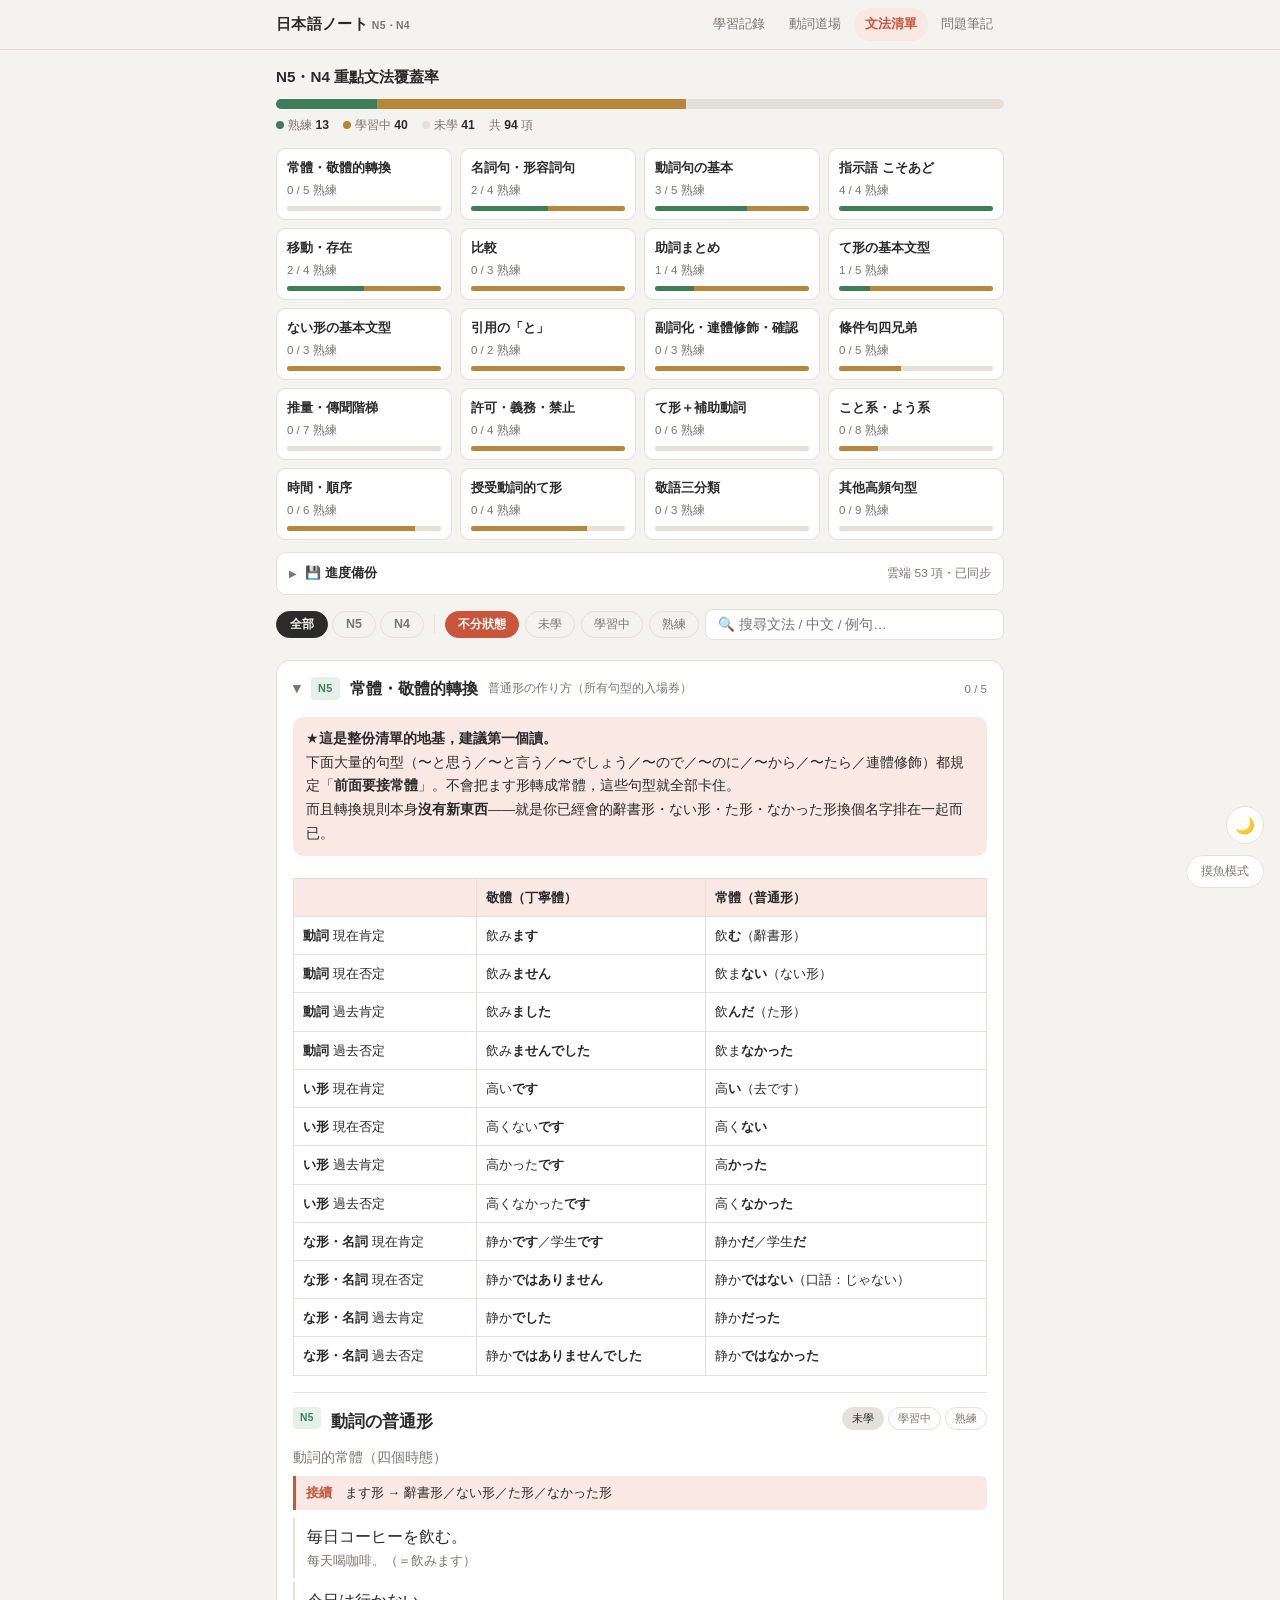
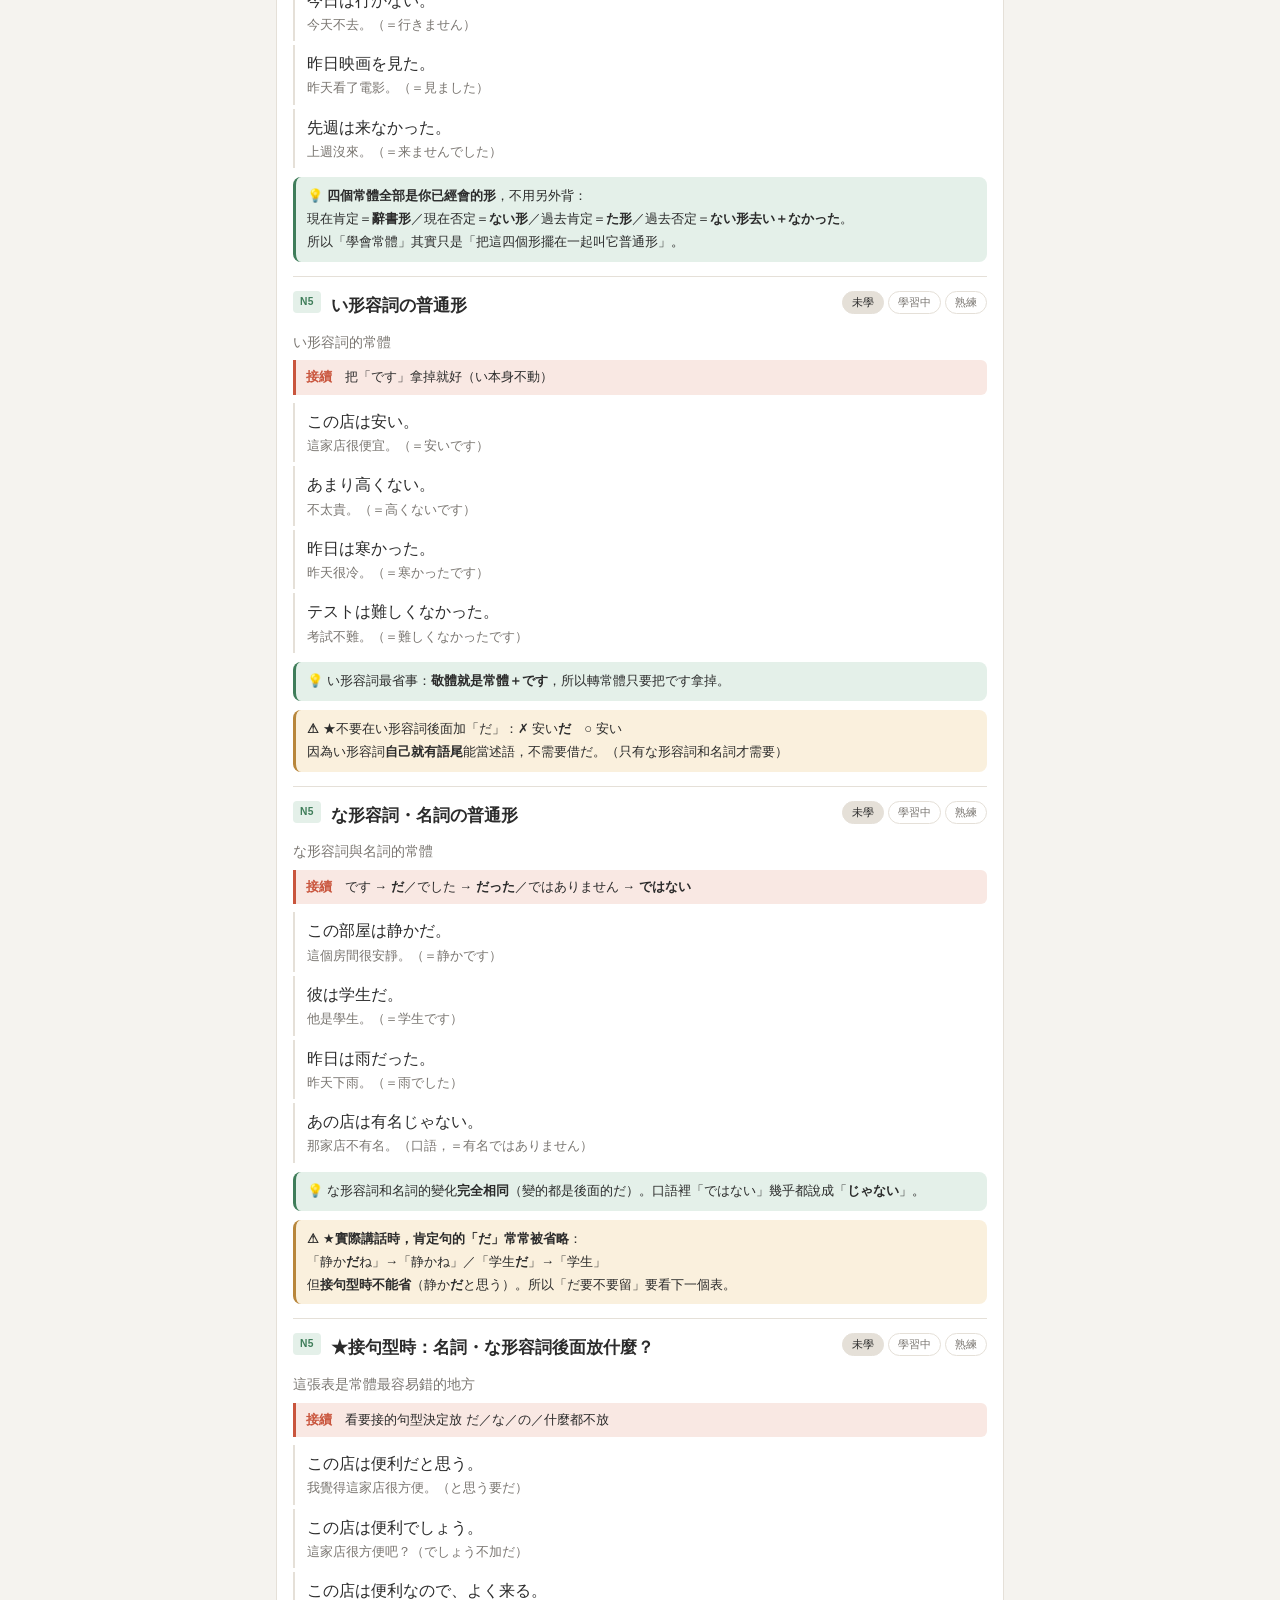
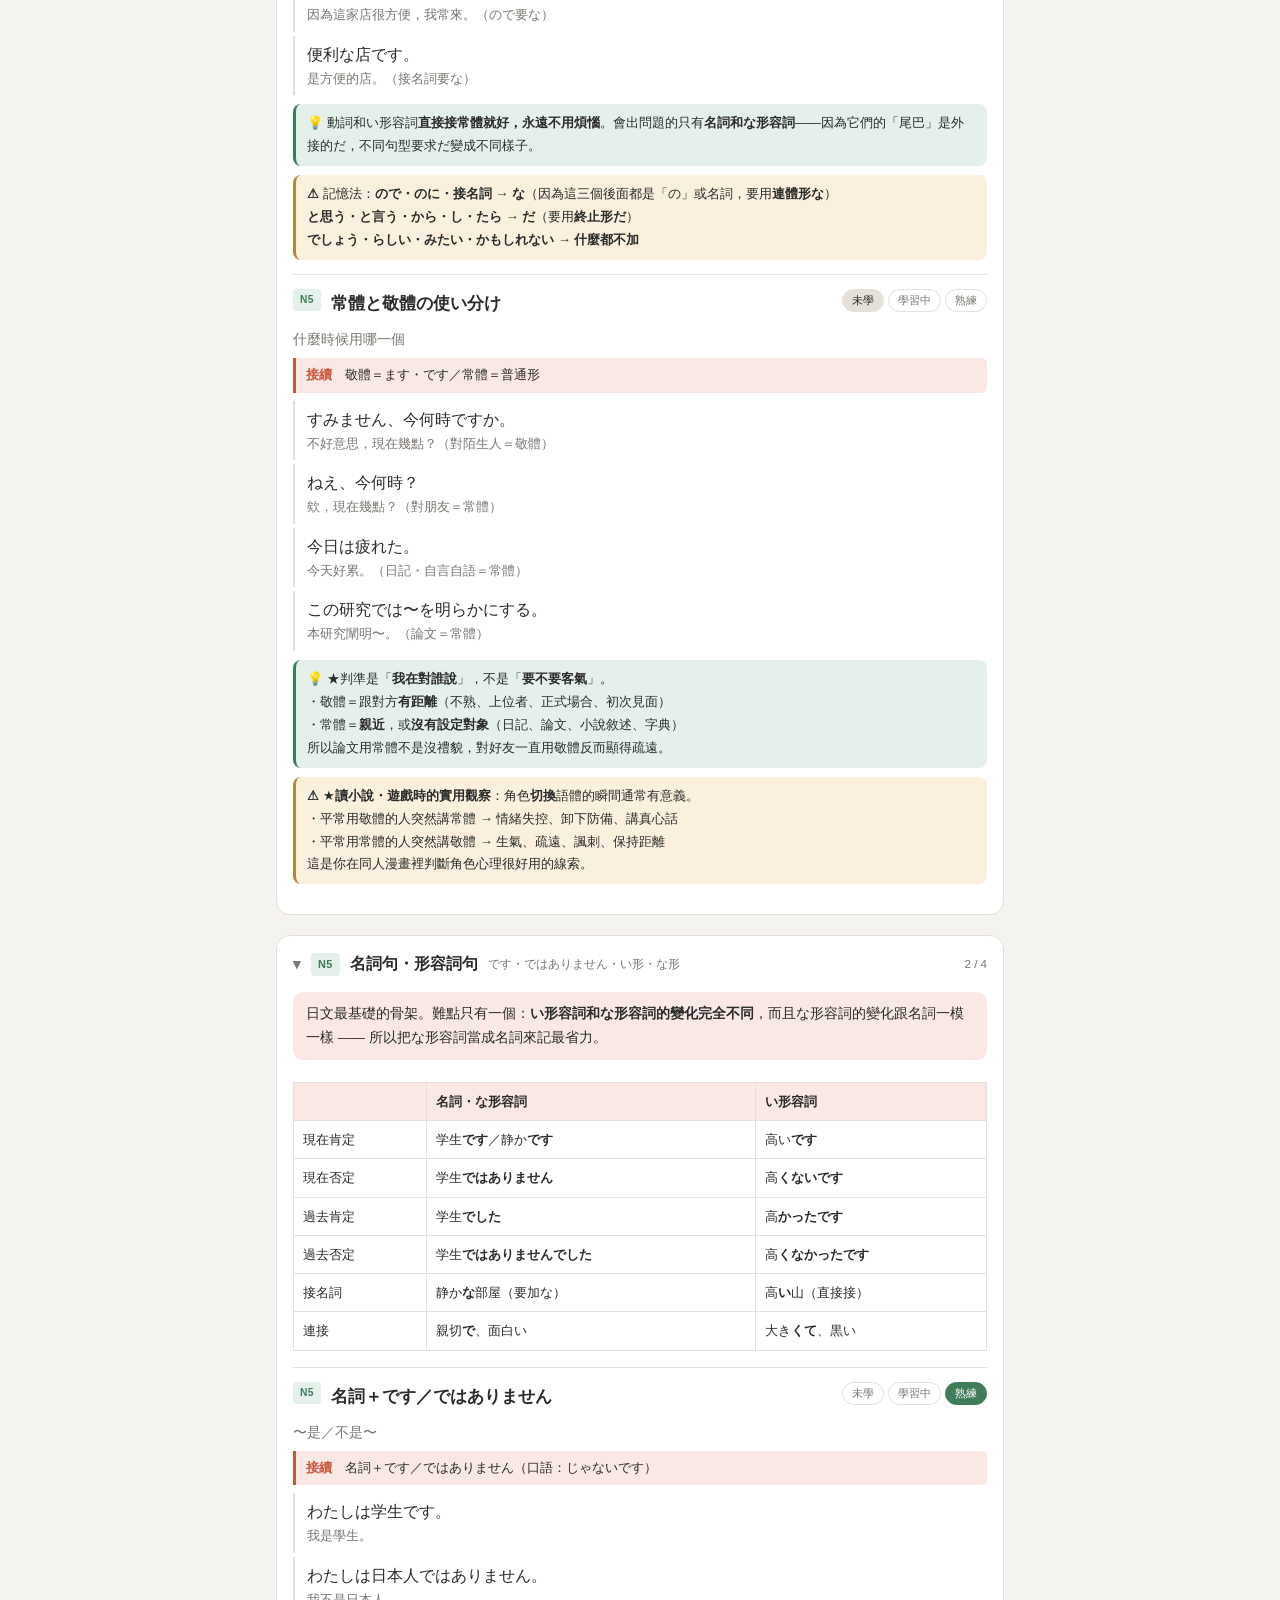
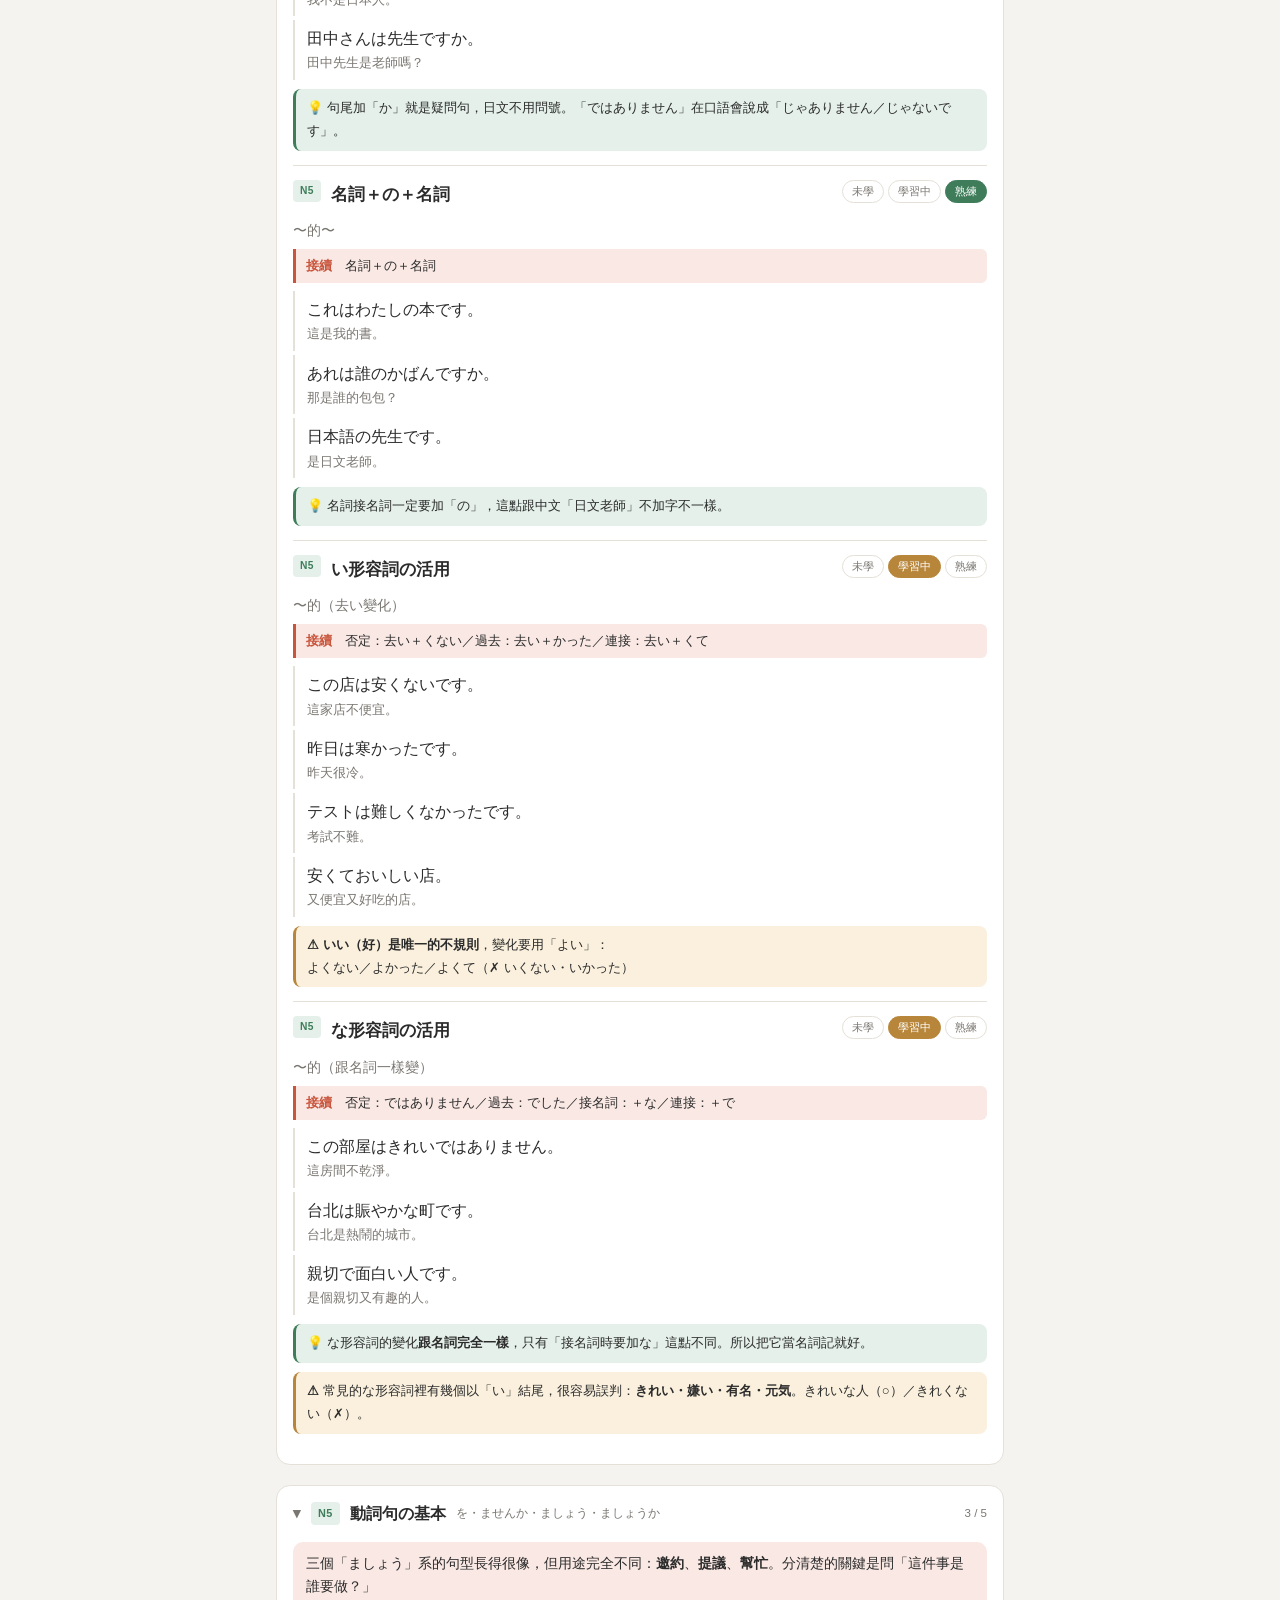
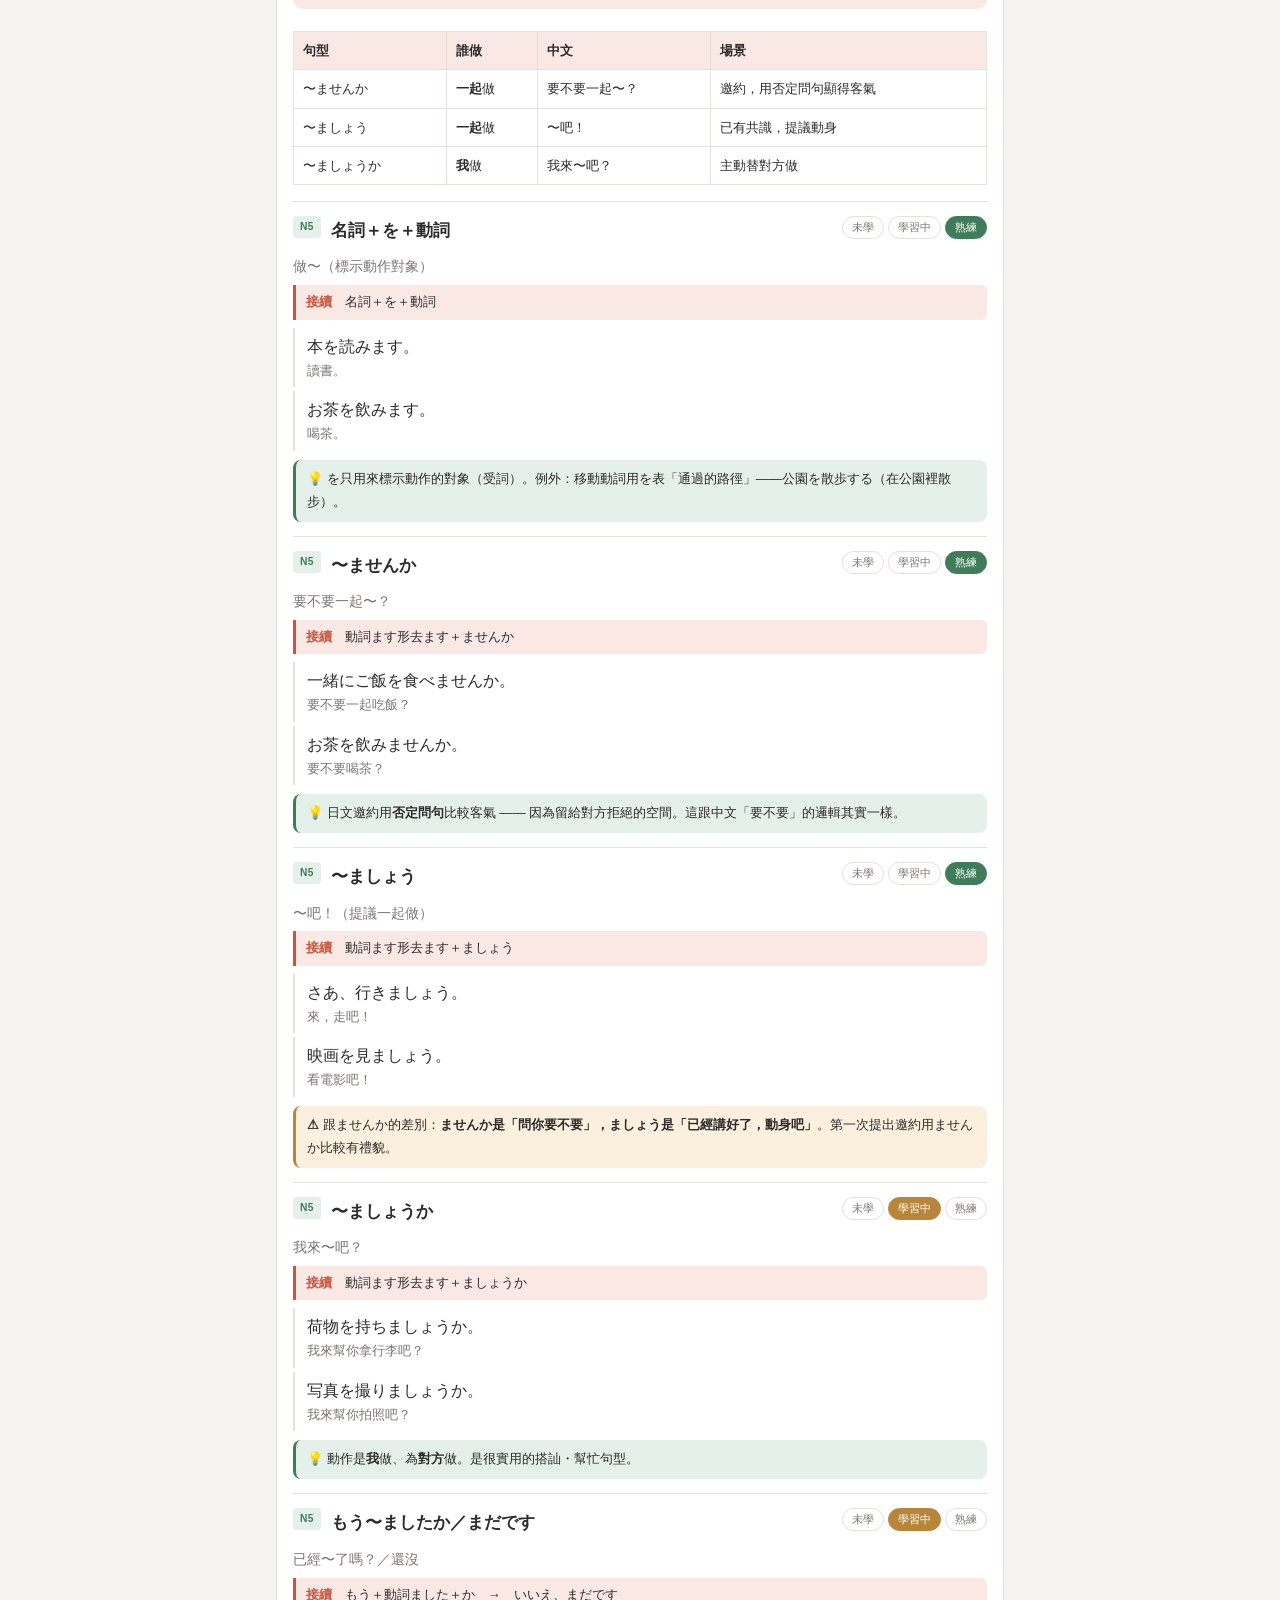
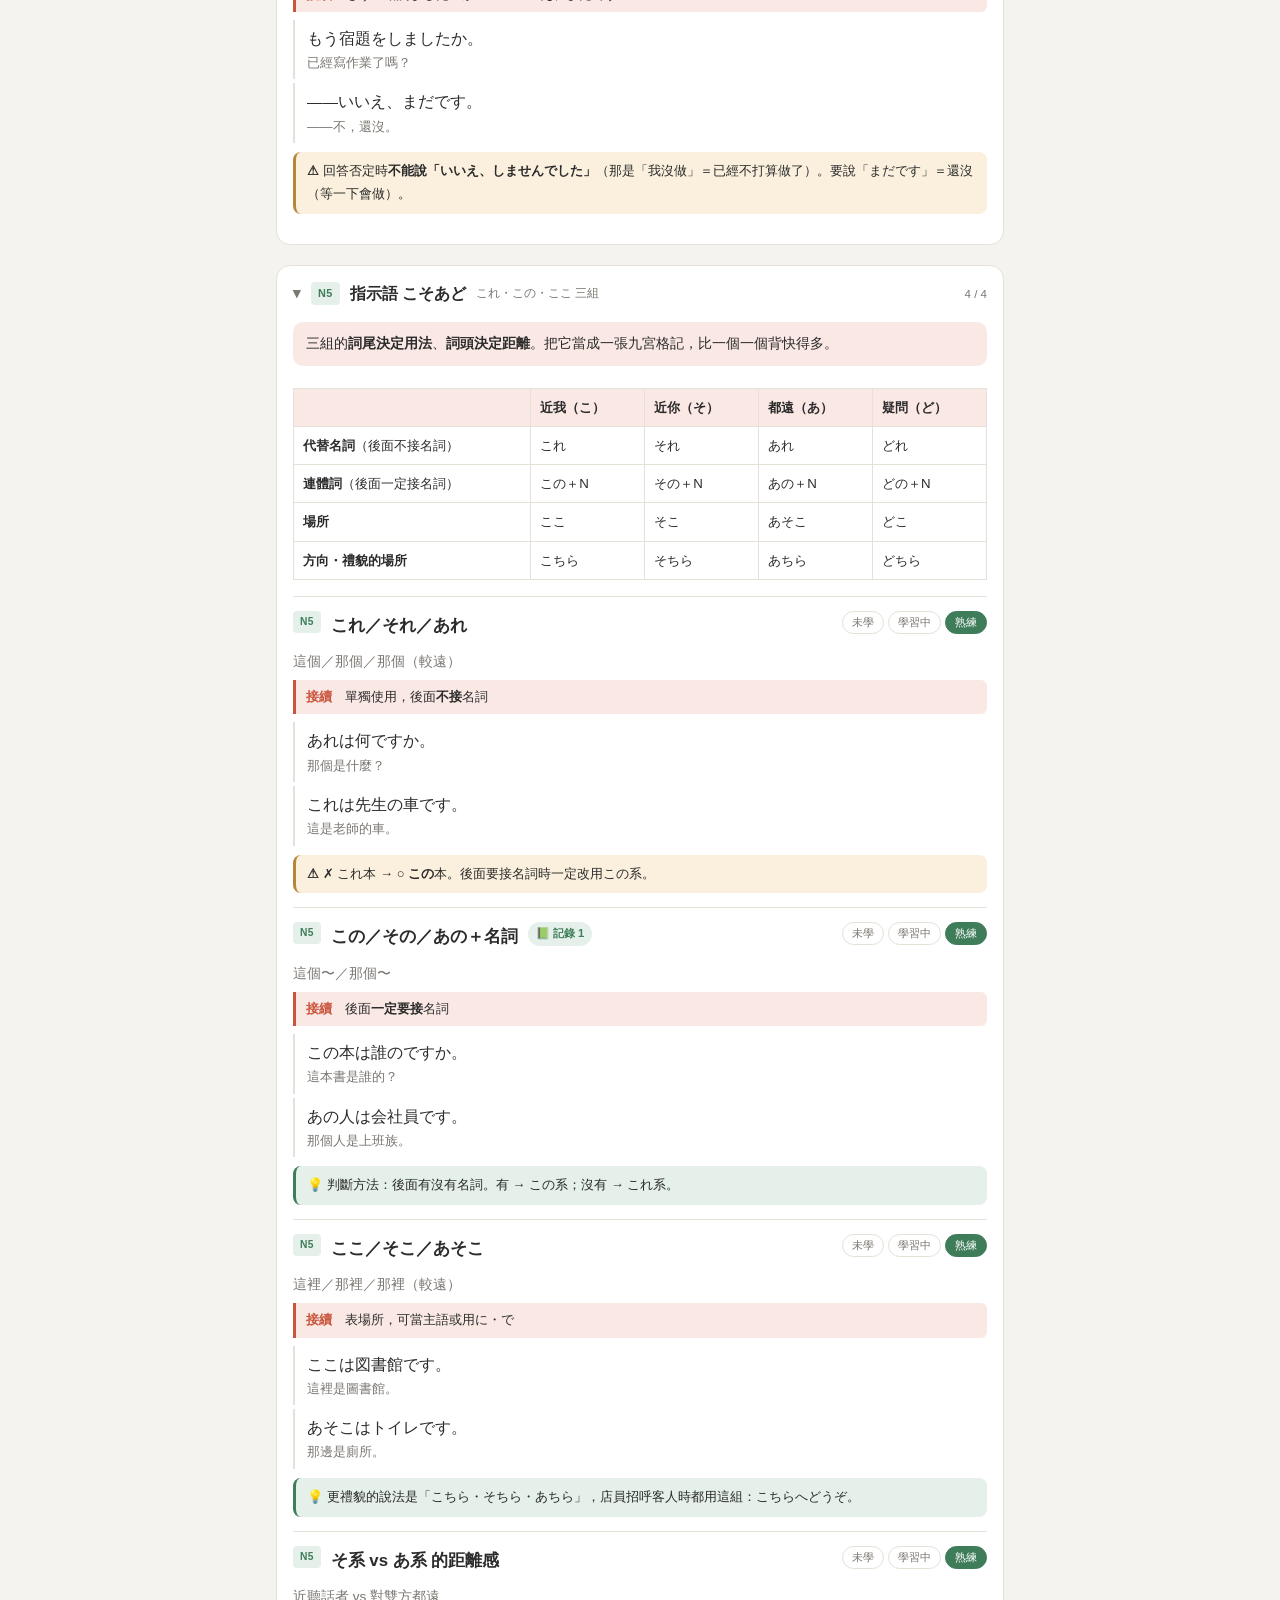
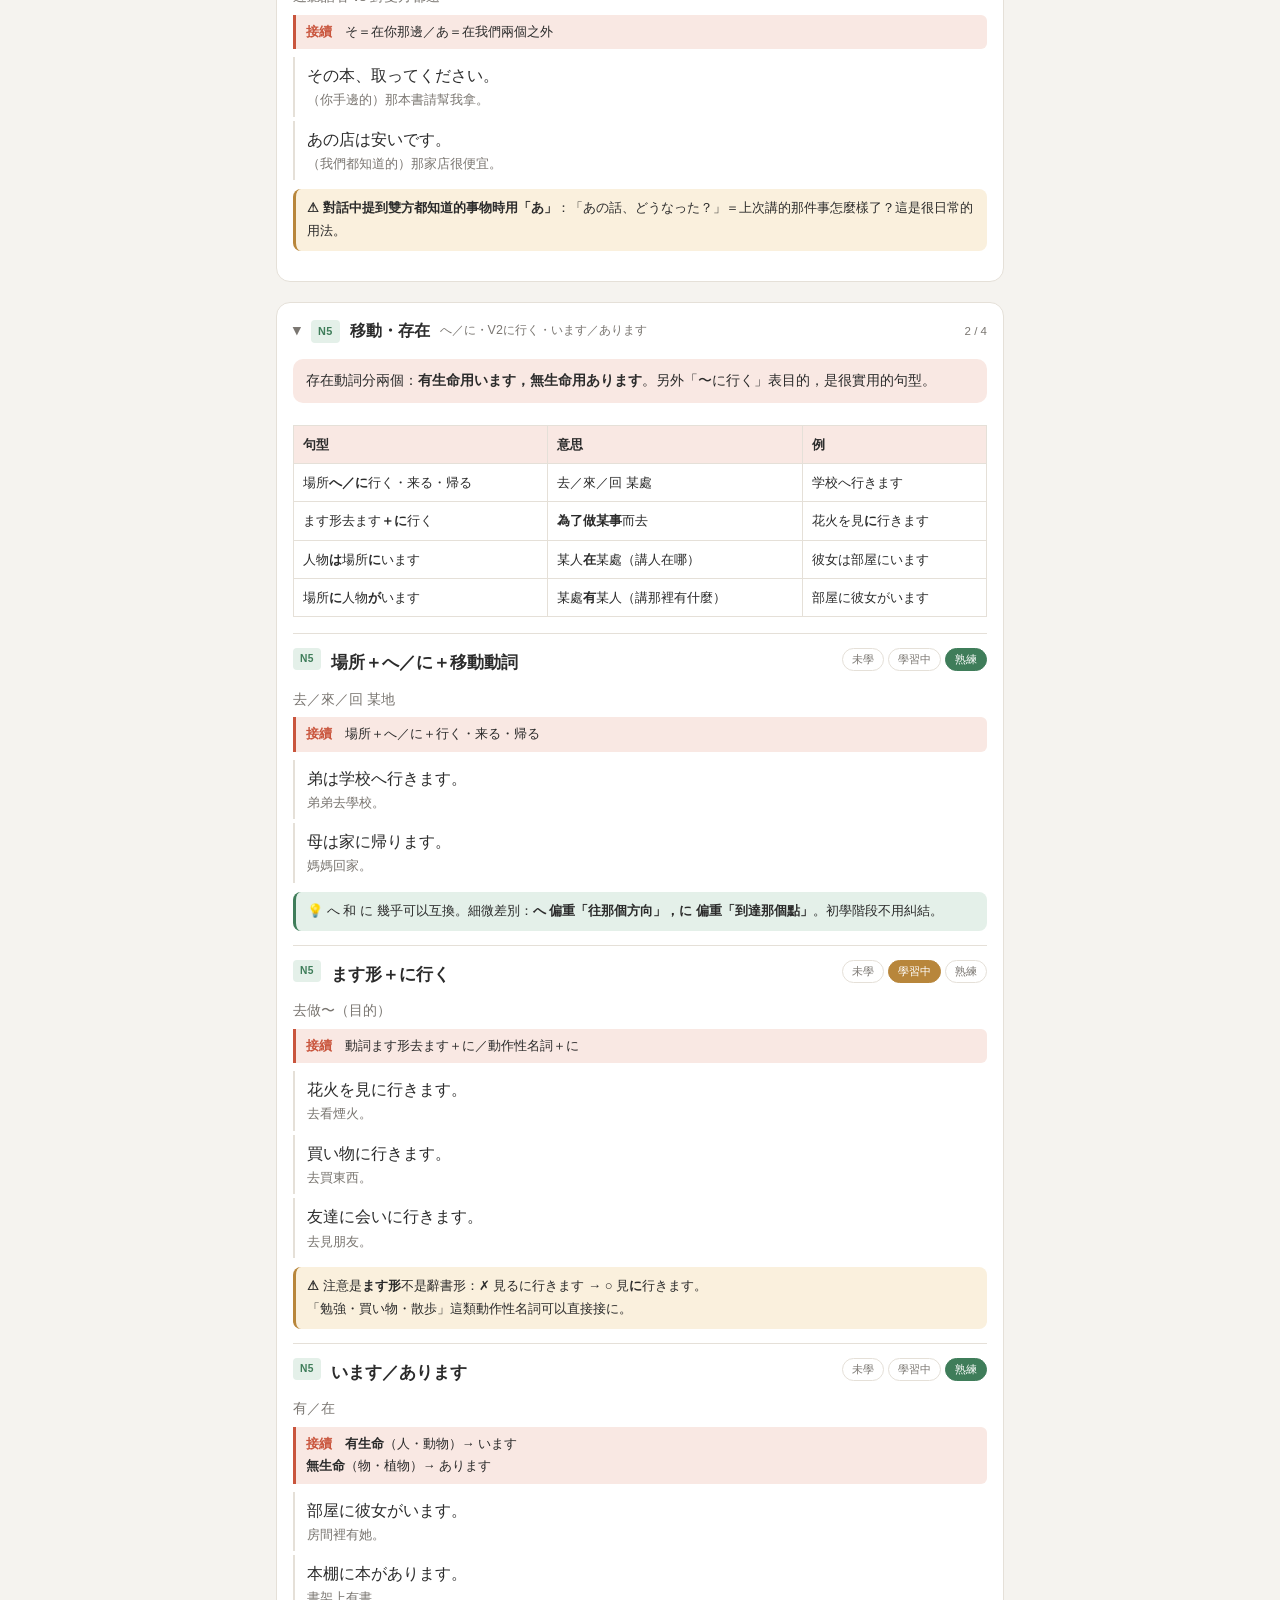
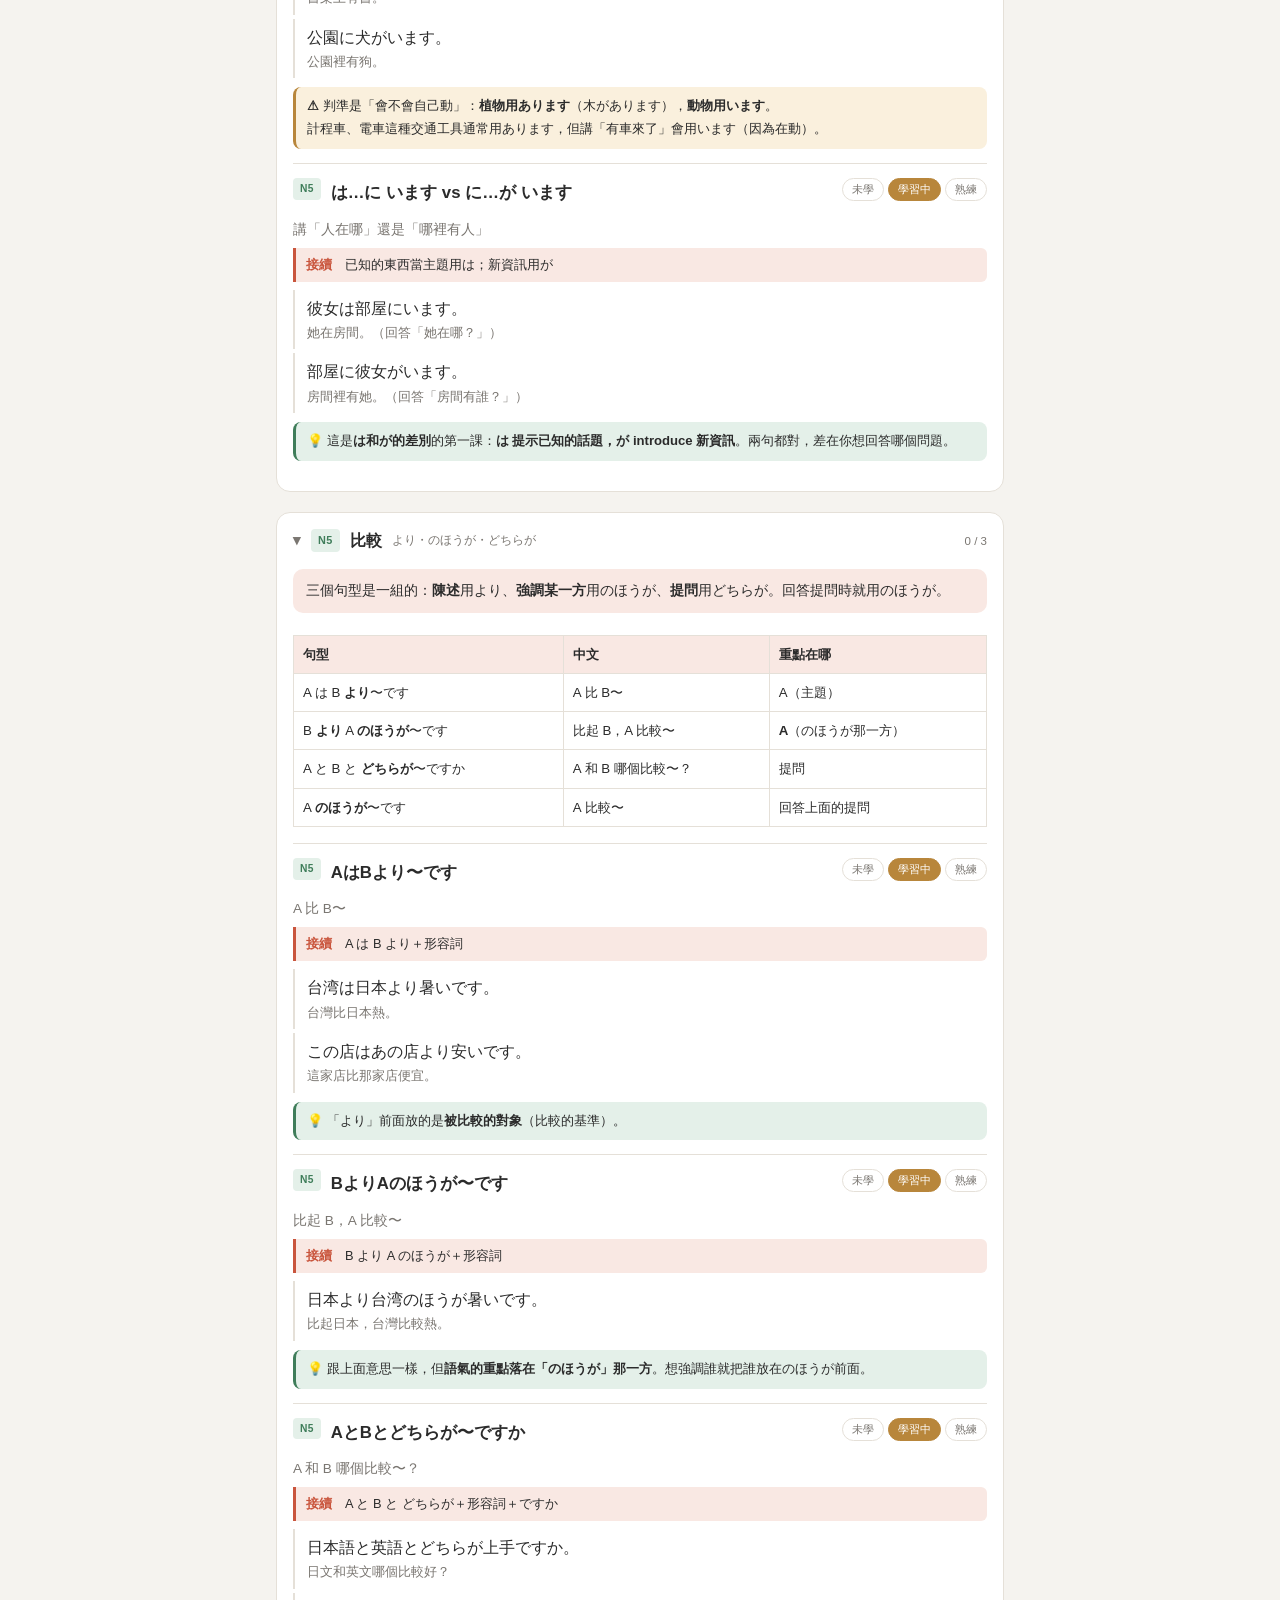
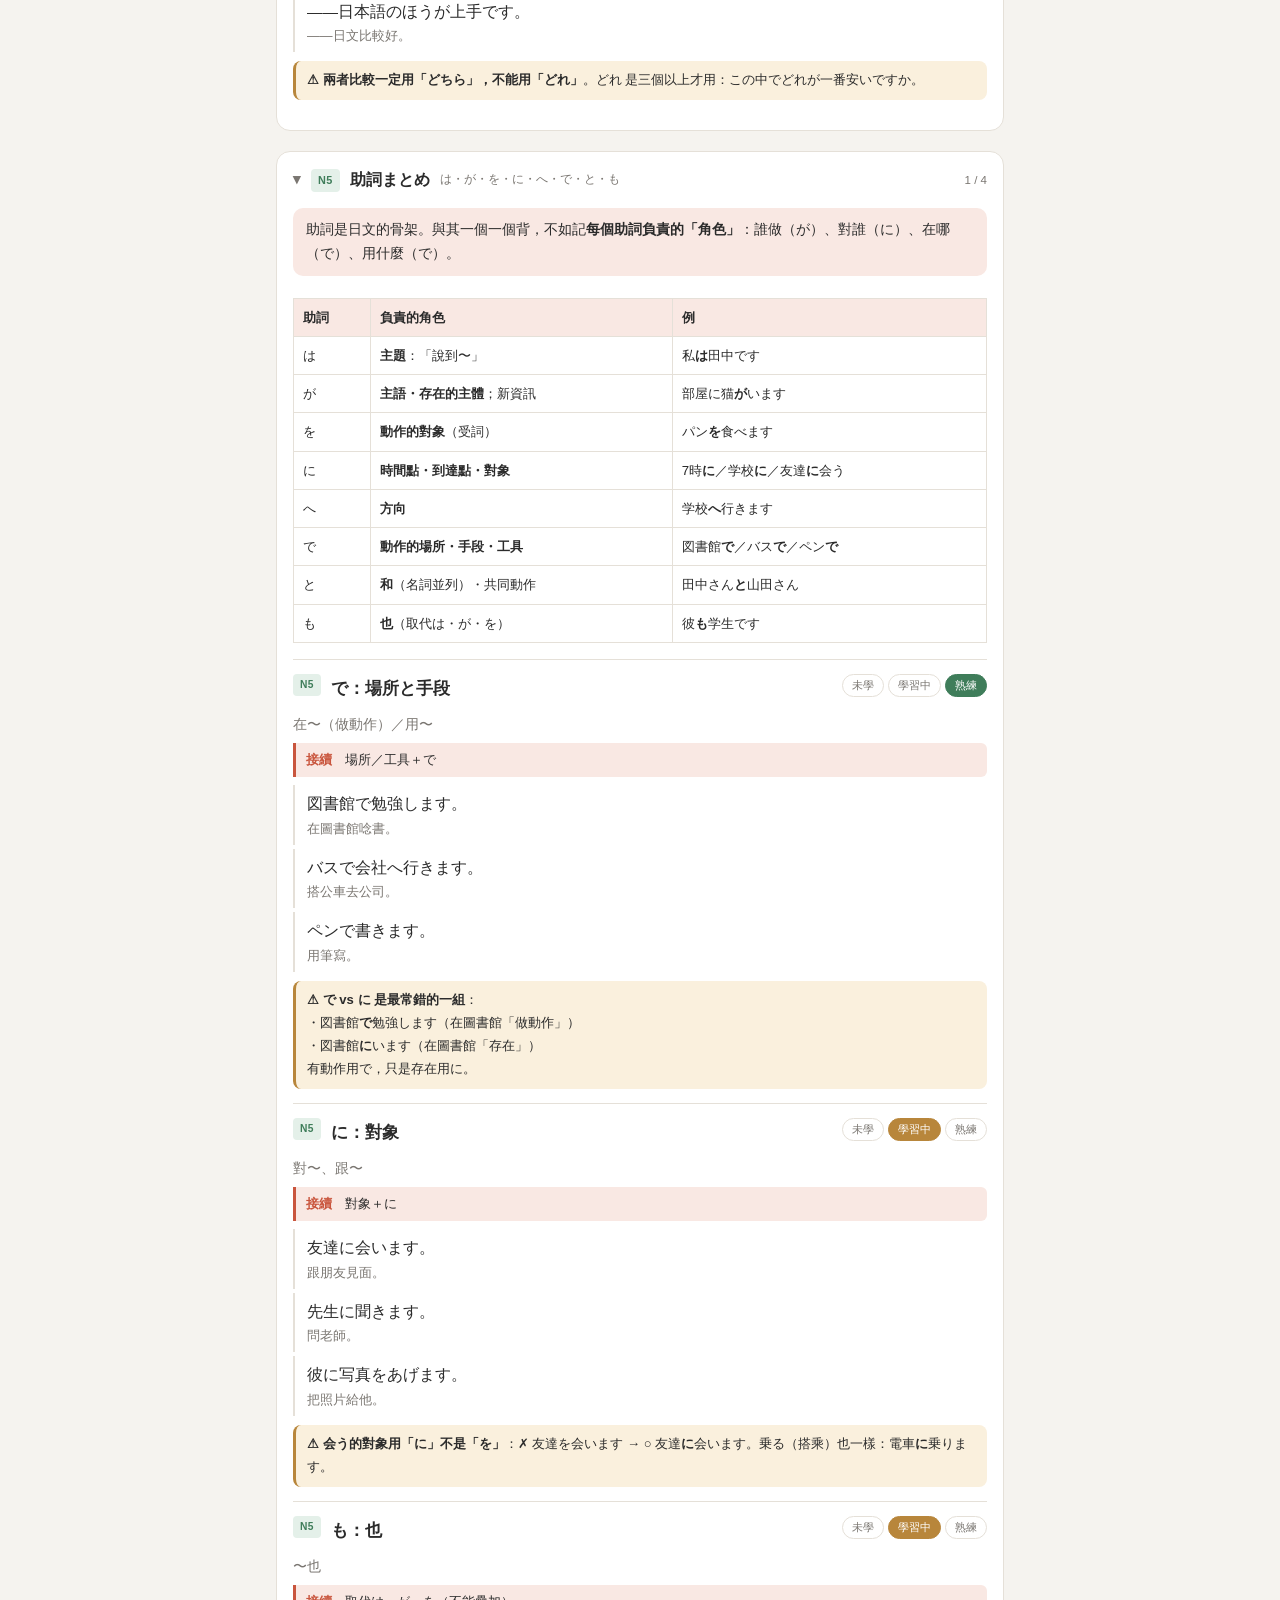
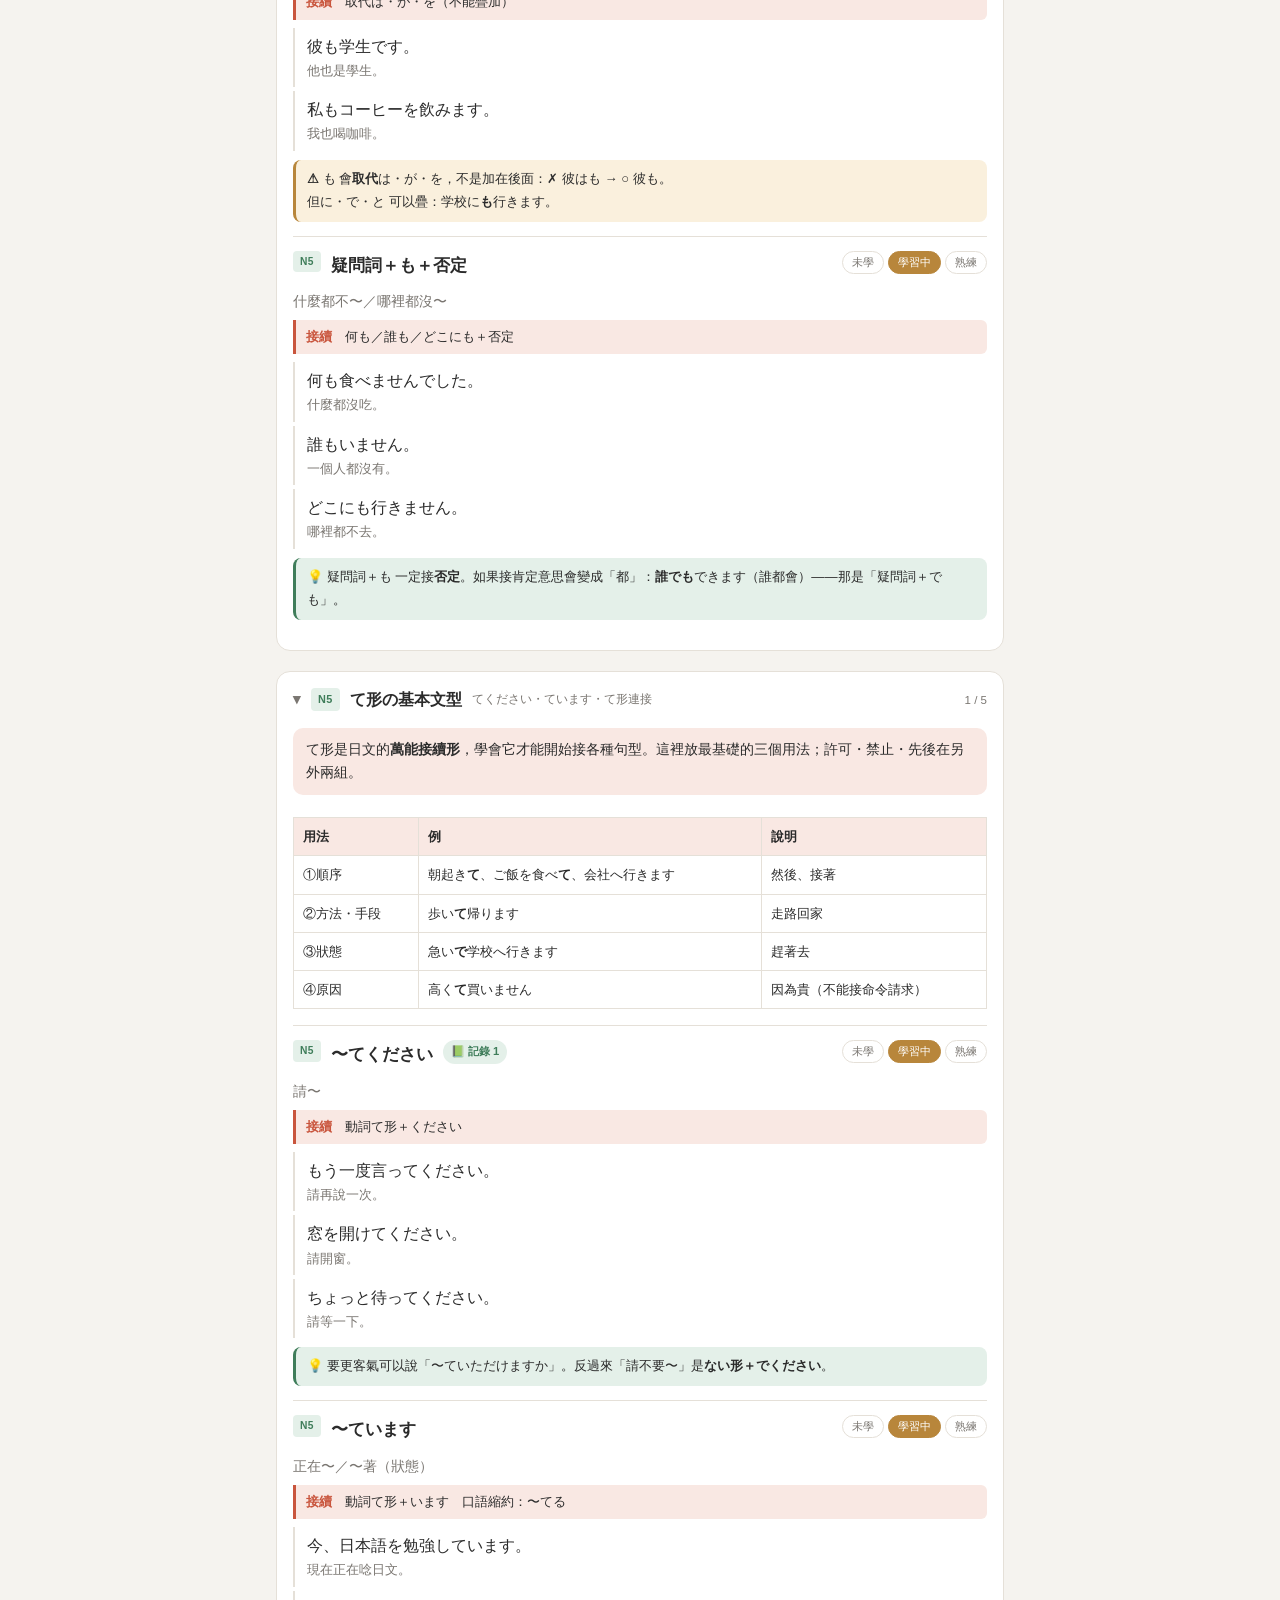
<file: grammar.html>
<!DOCTYPE html>
<html lang="zh-Hant">
<head>
<meta charset="UTF-8">
<meta name="viewport" content="width=device-width,initial-scale=1">
<title>文法清單</title>
<style>
  :root {
    --bg:#f5f3ef; --card:#fff; --text:#2b2b2b; --muted:#7a7671;
    --accent:#c9553d; --accent-soft:#f9e8e3; --border:#e5e0d8;
    --good:#3f7d5a; --good-soft:#e4f0e9; --warn:#b8863b; --warn-soft:#faf0dd;
  }
  @media (prefers-color-scheme: dark) {
    :root:not([data-theme="light"]) {
      --bg:#1b1a18; --card:#262421; --text:#e8e4dd; --muted:#9a938a;
      --accent:#e8735c; --accent-soft:#3a2a26; --border:#38352f;
      --good:#6fb08a; --good-soft:#22302a; --warn:#d8a860; --warn-soft:#332b1d;
    }
  }
  :root[data-theme="dark"] {
    --bg:#1b1a18; --card:#262421; --text:#e8e4dd; --muted:#9a938a;
    --accent:#e8735c; --accent-soft:#3a2a26; --border:#38352f;
    --good:#6fb08a; --good-soft:#22302a; --warn:#d8a860; --warn-soft:#332b1d;
  }
  *{box-sizing:border-box;}
  body{
    margin:0; background:var(--bg); color:var(--text); line-height:1.75;
    font-family:-apple-system,"Hiragino Sans","Noto Sans TC","Microsoft JhengHei",sans-serif;
    font-size:15px;
  }
  .wrap{max-width:760px; margin:0 auto; padding:0 16px;}

  /* 進度總覽 */
  .dash{margin:14px 0 6px;}
  .dash h2{font-size:0.95rem; margin:0 0 8px;}
  .bar{height:10px; border-radius:999px; background:var(--border); overflow:hidden; display:flex;}
  .bar i{display:block; height:100%;}
  .bar i.ok{background:var(--good);}
  .bar i.mid{background:var(--warn);}
  .legend{display:flex; gap:14px; flex-wrap:wrap; font-size:0.76rem; color:var(--muted); margin-top:6px;}
  .legend b{font-weight:700; color:var(--text);}
  .dot{display:inline-block; width:8px; height:8px; border-radius:50%; margin-right:4px; vertical-align:middle;}
  .dot.ok{background:var(--good);} .dot.mid{background:var(--warn);} .dot.no{background:var(--border);}

  .gridsum{display:grid; grid-template-columns:repeat(auto-fill,minmax(150px,1fr)); gap:8px; margin-top:12px;}
  .gs{border:1px solid var(--border); border-radius:10px; padding:8px 10px; background:var(--card); cursor:pointer;}
  .gs .t{font-size:0.82rem; font-weight:700;}
  .gs .n{font-size:0.72rem; color:var(--muted);}
  .gs .bar{height:5px; margin-top:6px;}

  /* 篩選 */
  .filters{display:flex; gap:6px; flex-wrap:wrap; align-items:center; margin:14px 0 4px;}
  .fchip{font-size:0.78rem; padding:4px 12px; border-radius:999px; border:1px solid var(--border);
         background:transparent; color:var(--muted); cursor:pointer;}
  .fchip.on{background:var(--accent); border-color:var(--accent); color:#fff; font-weight:600;}
  #gsearch{flex:1; min-width:160px; padding:7px 12px; border:1px solid var(--border); border-radius:8px;
           background:var(--card); color:var(--text); font-size:0.85rem;}
  #gsearch:focus{outline:none; border-color:var(--accent);}

  /* 群組 */
  .grp{margin-top:20px; border:1px solid var(--border); border-radius:14px; background:var(--card); overflow:hidden;}
  .grp > summary{list-style:none; cursor:pointer; padding:14px 16px; display:flex; align-items:center; gap:10px; flex-wrap:wrap;}
  .grp > summary::-webkit-details-marker{display:none;}
  .grp > summary::before{content:"▶"; font-size:0.7rem; color:var(--muted); transition:transform .15s;}
  .grp[open] > summary::before{transform:rotate(90deg);}
  .grp .gt{font-size:1rem; font-weight:700;}
  .grp .gsub{font-size:0.78rem; color:var(--muted);}
  .grp .gcount{margin-left:auto; font-size:0.72rem; color:var(--muted); white-space:nowrap;}
  .grp .body{padding:0 16px 16px;}

  .why{font-size:0.85rem; background:var(--accent-soft); border-radius:10px; padding:10px 13px; margin-bottom:12px;}

  table.cmp{width:100%; border-collapse:collapse; font-size:0.83rem; margin:10px 0 16px;}
  table.cmp th,table.cmp td{border:1px solid var(--border); padding:7px 9px; text-align:left; vertical-align:top;}
  table.cmp th{background:var(--accent-soft); font-weight:700; white-space:nowrap;}
  table.cmp .zh{color:var(--muted); font-size:0.94em;}
  .tblwrap{overflow-x:auto;}

  /* 單條文法 */
  .item{border-top:1px solid var(--border); padding:14px 0;}
  .item:first-of-type{border-top:none;}
  .ihead{display:flex; align-items:flex-start; gap:10px; flex-wrap:wrap;}
  .ijp{font-size:1.05rem; font-weight:700;}
  .izh{font-size:0.85rem; color:var(--muted); width:100%;}
  .state{margin-left:auto; display:flex; gap:4px;}
  .sbtn{font-size:0.7rem; padding:3px 9px; border-radius:999px; border:1px solid var(--border);
        background:transparent; color:var(--muted); cursor:pointer; white-space:nowrap;}
  .sbtn.on[data-s="2"]{background:var(--good); border-color:var(--good); color:#fff;}
  .sbtn.on[data-s="1"]{background:var(--warn); border-color:var(--warn); color:#fff;}
  .sbtn.on[data-s="0"]{background:var(--border); color:var(--text);}
  .form{font-size:0.8rem; margin-top:6px; padding:6px 10px; border-left:3px solid var(--accent);
        background:var(--accent-soft); border-radius:0 6px 6px 0;}
  .form::before{content:"接續　"; color:var(--accent); font-weight:700;}
  ul.ex{list-style:none; padding:0; margin:8px 0 0;}
  ul.ex li{padding:5px 0 5px 12px; border-left:2px solid var(--border); margin:4px 0;}
  ul.ex .j{font-size:0.97rem;}
  ul.ex .z{font-size:0.8rem; color:var(--muted);}
  .tip,.warnbox{font-size:0.82rem; margin-top:9px; padding:8px 11px; border-radius:8px;}
  .tip{background:var(--good-soft); border-left:3px solid var(--good);}
  .tip::before{content:"💡 "; }
  .warnbox{background:var(--warn-soft); border-left:3px solid var(--warn);}
  .warnbox::before{content:"⚠ "; font-weight:700;}
  .seen{display:inline-block; font-size:0.7rem; padding:2px 8px; border-radius:999px;
        background:var(--good-soft); color:var(--good); font-weight:600; text-decoration:none;}

  .hidden{display:none !important;}
  footer{max-width:760px; margin:36px auto 40px; padding:0 16px; font-size:0.76rem; color:var(--muted); text-align:center;}

  .theme-toggle,.work-toggle{position:fixed; right:16px; border:1px solid var(--border);
    background:var(--card); color:var(--muted); border-radius:999px; cursor:pointer; z-index:70;}
  .theme-toggle{bottom:56px; width:38px; height:38px; font-size:1rem;}
  .work-toggle{bottom:12px; padding:7px 14px; font-size:0.76rem;}

  /* 摸魚模式 */
  body.work{background:#fff; color:#202020; font-family:"Segoe UI",Arial,"Microsoft JhengHei",sans-serif; font-size:13px; line-height:1.5;}
  body.work .grp{border:1px solid #ddd; border-radius:0; background:#fff;}
  body.work .why,body.work .tip,body.work .warnbox,body.work .form{background:#f5f5f5; border-left:2px solid #ccc; border-radius:0;}
  body.work .tip::before,body.work .warnbox::before{content:"";}
  body.work table.cmp th{background:#eee;}
  body.work .ijp{font-size:0.95rem;}
  body.work .sbtn.on[data-s="2"]{background:#555; border-color:#555;}
  body.work .sbtn.on[data-s="1"]{background:#999; border-color:#999;}
  body.work .bar i.ok{background:#555;} body.work .bar i.mid{background:#aaa;}
  body.work .fchip.on{background:#555; border-color:#555;}
  body.work .seen{background:#eee; color:#333;}

  .fgroup{display:inline-flex; gap:4px;}
  .fsep{width:1px; height:18px; background:var(--border); margin:0 4px;}
  .lchip{font-size:0.78rem; padding:4px 13px; border-radius:999px; border:1px solid var(--border);
         background:transparent; color:var(--muted); cursor:pointer; font-weight:700;}
  .lchip.on{background:var(--text); border-color:var(--text); color:var(--bg);}
  .lv{display:inline-block; font-size:0.64rem; font-weight:800; letter-spacing:.03em;
      padding:1px 6px; border-radius:4px; border:1px solid var(--border); color:var(--muted);}
  .lv.N5{background:var(--good-soft); color:var(--good); border-color:transparent;}
  .lv.N4{background:var(--accent-soft); color:var(--accent); border-color:transparent;}
  .grp .glv{font-size:0.68rem;}
  body.work .lchip.on{background:#555; border-color:#555; color:#fff;}
  body.work .lv.N5,body.work .lv.N4{background:#eee; color:#333;}

  /* 進度備份 */
  .backup{margin:12px 0 4px; border:1px solid var(--border); border-radius:10px; background:var(--card); overflow:hidden;}
  .backup>summary{list-style:none; cursor:pointer; padding:9px 12px; font-size:0.8rem; display:flex; align-items:center; gap:8px; flex-wrap:wrap;}
  .backup>summary::-webkit-details-marker{display:none;}
  .backup>summary::before{content:"▶"; font-size:0.62rem; color:var(--muted); transition:transform .15s;}
  .backup[open]>summary::before{transform:rotate(90deg);}
  .backup .bt{font-weight:700;}
  .backup .bs{margin-left:auto; font-size:0.74rem; color:var(--muted);}
  .backup .bs.dirty{color:var(--warn); font-weight:700;}
  .backup .bbody{padding:0 12px 12px; font-size:0.8rem;}
  .backup .brow{display:flex; gap:8px; flex-wrap:wrap; align-items:center; margin:8px 0;}
  .bbtn{font-size:0.78rem; padding:6px 13px; border-radius:8px; cursor:pointer;
        border:1px solid var(--border); background:transparent; color:var(--text);}
  .bbtn.primary{border-color:var(--accent); color:var(--accent); font-weight:700;}
  .bbtn:hover{background:var(--accent-soft);}
  .backup textarea{width:100%; min-height:70px; font-family:ui-monospace,Menlo,Consolas,monospace;
    font-size:0.72rem; padding:8px; border:1px solid var(--border); border-radius:8px;
    background:var(--bg); color:var(--text); resize:vertical;}
  .backup .bnote{font-size:0.74rem; color:var(--muted); line-height:1.6;}
  .backup .bmsg{font-size:0.76rem; margin-top:6px; min-height:1.2em;}
  .backup .bmsg.ok{color:var(--good); font-weight:700;}
  .backup .bmsg.err{color:var(--warn); font-weight:700;}
  .storewarn{margin:10px 0; padding:9px 12px; border-radius:8px; font-size:0.8rem;
    background:var(--warn-soft); border-left:3px solid var(--warn);}
  body.work .backup{border:1px solid #ddd;} body.work .bbtn.primary{border-color:#555; color:#333;}
</style>
<link rel="stylesheet" href="site.css">
</head>
<body>
<div class="wrap">

  <div class="dash">
    <h2 id="dashTitle">N5・N4 重點文法覆蓋率</h2>
    <div class="bar" id="allBar"></div>
    <div class="legend">
      <span><span class="dot ok"></span>熟練 <b id="cOk">0</b></span>
      <span><span class="dot mid"></span>學習中 <b id="cMid">0</b></span>
      <span><span class="dot no"></span>未學 <b id="cNo">0</b></span>
      <span>共 <b id="cAll">0</b> 項</span>
    </div>
    <div class="gridsum" id="gridsum"></div>
  </div>

  <details class="backup" id="backupBox">
    <summary><span class="bt">💾 進度備份</span>
      <span class="bs" id="backupStat">—</span></summary>
    <div class="bbody">
      <div class="bnote">
        學習狀態平常存在<b>這台裝置的瀏覽器</b>裡。換手機／換瀏覽器／瀏覽器清除資料時就會不見。<br>
        想長期保存或跨裝置同步：按<b>複製進度</b>，把內容貼給 Claude，我會寫進 <code>progress.json</code> 並 push，
        之後任何裝置打開都會自動帶入。
      </div>
      <div class="brow">
        <button class="bbtn primary" id="btnCopy">📋 複製進度</button>
        <button class="bbtn" id="btnShow">顯示 / 隱藏內容</button>
        <button class="bbtn" id="btnReset">清除本機標記</button>
      </div>
      <textarea id="backupText" class="hidden" spellcheck="false"></textarea>
      <div class="brow">
        <button class="bbtn" id="btnApply">貼上還原</button>
        <span class="bnote">（把備份內容貼進上面框裡，再按這顆）</span>
      </div>
      <div class="bmsg" id="backupMsg"></div>
    </div>
  </details>

  <div class="filters">
    <span class="fgroup">
      <button class="lchip on" data-l="all">全部</button>
      <button class="lchip" data-l="N5">N5</button>
      <button class="lchip" data-l="N4">N4</button>
    </span>
    <span class="fsep"></span>
    <button class="fchip on" data-f="all">不分狀態</button>
    <button class="fchip" data-f="0">未學</button>
    <button class="fchip" data-f="1">學習中</button>
    <button class="fchip" data-f="2">熟練</button>
    <input id="gsearch" type="search" placeholder="🔍 搜尋文法 / 中文 / 例句…">
  </div>

  <div id="groups"></div>
</div>

<footer>
  資料來源：grammar.json ・ 學習狀態存在這台裝置的瀏覽器，並以 progress.json 為雲端基準<br>
  動詞怎麼<b>變化</b>（ます形・て形・可能形…）在「動詞道場」，這裡只放<b>句型用法</b>
</footer>

<button class="theme-toggle" id="themeToggle" title="切換深色/淺色模式">🌙</button>
<button class="work-toggle" id="workToggle" title="切換摸魚模式（Esc）">摸魚模式</button>

<script>
const LS_STATE = "n4grammar.state";
// localStorage 在無痕／隱私設定下可能連「讀取屬性」都會丟例外，
// 一律走這三個包裝，確保頁面在完全不能存檔時仍然正常顯示內容。
function lsGet(k) { try { return window.localStorage.getItem(k); } catch (e) { return null; } }
function lsSet(k, v) { try { window.localStorage.setItem(k, v); return true; } catch (e) { return false; } }
function lsDel(k) { try { window.localStorage.removeItem(k); } catch (e) {} }
const LABELS = ["未學", "學習中", "熟練"];
let DATA = null, SEEN = {}, state = {}, filter = "all", level = "all", kw = "";
// BASE＝progress.json 的雲端基準；local＝這台裝置的改動，覆蓋在基準之上
let BASE = {}, storageOK = true;

function loadLocal() {
  try { return JSON.parse(lsGet(LS_STATE) || "{}"); } catch (e) { return {}; }
}
function rebuildState() { state = Object.assign({}, BASE, loadLocal()); }
rebuildState();

function saveState() {
  // 只把「跟基準不同」的項目寫進本機，避免基準更新後被舊值蓋住
  const diff = {};
  Object.keys(state).forEach(k => { if (state[k] !== (BASE[k] || 0)) diff[k] = state[k]; });
  if (lsSet(LS_STATE, JSON.stringify(diff))) {
    if (!storageOK) { storageOK = true; renderStoreWarn(); }
  } else {
    storageOK = false;
    renderStoreWarn();
  }
  renderBackupStat();
}
function st(id) { return state[id] === undefined ? 0 : state[id]; }

function renderStoreWarn() {
  let el = document.getElementById("storeWarn");
  if (storageOK) { if (el) el.remove(); return; }
  if (el) return;
  el = document.createElement("div");
  el.id = "storeWarn";
  el.className = "storewarn";
  el.innerHTML = "⚠ <b>這個瀏覽器不讓網頁儲存資料</b>（可能是無痕模式或隱私設定），" +
                 "標記<b>關掉分頁就會消失</b>。請在「💾 進度備份」按『複製進度』留一份，或改用一般模式開啟。";
  const box = document.getElementById("backupBox");
  box.parentNode.insertBefore(el, box);
}

/* ── 進度備份 ── */
function localDiffCount() {
  const local = loadLocal();
  return Object.keys(local).filter(k => local[k] !== (BASE[k] || 0)).length;
}
function renderBackupStat() {
  const el = document.getElementById("backupStat");
  if (!el) return;
  const baseN = Object.keys(BASE).filter(k => BASE[k]).length;
  const diff = localDiffCount();
  el.textContent = diff
    ? `雲端 ${baseN} 項・本機另有 ${diff} 項未備份`
    : (baseN ? `雲端 ${baseN} 項・已同步` : "尚未備份任何進度");
  el.classList.toggle("dirty", diff > 0);
}
function backupJSON() {
  const out = {};
  Object.keys(state).forEach(k => { if (state[k]) out[k] = state[k]; });
  return JSON.stringify(out, null, 1);
}
function setMsg(text, kind) {
  const m = document.getElementById("backupMsg");
  m.textContent = text;
  m.className = "bmsg" + (kind ? " " + kind : "");
}

const esc = s => String(s == null ? "" : s)
  .replace(/&/g, "&amp;").replace(/</g, "&lt;").replace(/>/g, "&gt;");
// 資料裡刻意允許 <b> / <br> / <span class='zh'> 當作排版標記，這裡只還原這幾個
const rich = s => esc(s)
  .replace(/&lt;(\/?)b&gt;/g, "<$1b>")
  .replace(/&lt;br&gt;/g, "<br>")
  .replace(/&lt;span class='zh'&gt;/g, "<span class='zh'>")
  .replace(/&lt;\/span&gt;/g, "</span>");

/* 這條文法在「學習記錄」裡出現過嗎 */
function buildSeen(entries) {
  const idx = {};
  entries.forEach(e => {
    const hay = JSON.stringify(e.grammar || []) + JSON.stringify(e.tags || []);
    idx[e.id || e.jp || Math.random()] = hay;
  });
  return idx;
}
function seenKey(item) {
  return item.jp.split("／")[0].replace(/[〜～]/g, "").replace(/[（(].*$/, "").trim();
}
function seenCount(item) {
  // 用文法本體當關鍵字比對學習記錄裡的文法點。
  // 只在關鍵字位於「〜」等標記之後或字串開頭時才算命中，
  // 否則像「がる」會誤中「曲がる」這種單純含有相同假名的詞。
  const key = seenKey(item);
  if (key.length < 2) return 0;
  const q = key.replace(/[.*+?^${}()|[\]\\]/g, "\\$&");
  const re = new RegExp('(^|["\u3001\u3002\u300c\u300e\uff5e\u301c\u30fb])' + q);
  return Object.values(SEEN).filter(h => re.test(h)).length;
}

function itemHTML(it) {
  const s = st(it.id);
  const n = seenCount(it);
  return '<div class="item" data-id="' + esc(it.id) + '" data-state="' + s + '" data-level="' + esc(it.level || "N4") + '" data-text="' +
      esc(it.jp + " " + it.zh + " " + (it.ex || []).map(e => e.jp + e.zh).join(" ")) + '">' +
    '<div class="ihead">' +
      '<span class="lv ' + esc(it.level || "N4") + '">' + esc(it.level || "N4") + '</span>' +
      '<span class="ijp">' + rich(it.jp) + '</span>' +
      (n ? '<a class="seen" href="index.html?q=' + encodeURIComponent(seenKey(it)) +
           '" title="到學習記錄看這 ' + n + ' 則">📗 記錄 ' + n + '</a>' : '') +
      '<span class="state">' +
        [0, 1, 2].map(v => '<button class="sbtn' + (s === v ? ' on' : '') +
          '" data-s="' + v + '">' + LABELS[v] + '</button>').join("") +
      '</span>' +
      '<span class="izh">' + rich(it.zh) + '</span>' +
    '</div>' +
    (it.form ? '<div class="form">' + rich(it.form) + '</div>' : '') +
    ((it.ex || []).length ? '<ul class="ex">' + it.ex.map(e =>
      '<li><div class="j">' + rich(e.jp) + '</div>' +
      (e.zh ? '<div class="z">' + rich(e.zh) + '</div>' : '') + '</li>').join("") + '</ul>' : '') +
    (it.tip ? '<div class="tip">' + rich(it.tip) + '</div>' : '') +
    (it.warn ? '<div class="warnbox">' + rich(it.warn) + '</div>' : '') +
  '</div>';
}

function tableHTML(t) {
  if (!t) return "";
  return '<div class="tblwrap"><table class="cmp"><tr>' +
    t.head.map(h => '<th>' + rich(h) + '</th>').join("") + '</tr>' +
    t.rows.map(r => '<tr>' + r.map(c => '<td>' + rich(c) + '</td>').join("") + '</tr>').join("") +
    '</table></div>';
}

function groupHTML(g) {
  return '<details class="grp" id="g-' + esc(g.key) + '" open>' +
    '<summary><span class="lv glv ' + esc((g.level || "N4").replace("・","-")) + '">' + esc(g.level || "N4") + '</span>' +
      '<span class="gt">' + esc(g.title) + '</span>' +
      '<span class="gsub">' + esc(g.sub || "") + '</span>' +
      '<span class="gcount" data-count="' + esc(g.key) + '"></span></summary>' +
    '<div class="body">' +
      (g.why ? '<div class="why">' + rich(g.why) + '</div>' : '') +
      tableHTML(g.table) +
      g.items.map(itemHTML).join("") +
    '</div></details>';
}

function barHTML(items) {
  const n = items.length || 1;
  const ok = items.filter(i => st(i.id) === 2).length;
  const mid = items.filter(i => st(i.id) === 1).length;
  return '<i class="ok" style="width:' + (ok / n * 100) + '%"></i>' +
         '<i class="mid" style="width:' + (mid / n * 100) + '%"></i>';
}

// 依目前的級數篩選取出項目
function inLevel(items) {
  return level === "all" ? items : items.filter(i => (i.level || "N4") === level);
}

function refreshStats() {
  const all = inLevel(DATA.groups.flatMap(g => g.items));
  const ok = all.filter(i => st(i.id) === 2).length;
  const mid = all.filter(i => st(i.id) === 1).length;
  document.getElementById("dashTitle").textContent =
    (level === "all" ? "N5・N4" : level) + " 重點文法覆蓋率";
  document.getElementById("allBar").innerHTML = barHTML(all);
  document.getElementById("cOk").textContent = ok;
  document.getElementById("cMid").textContent = mid;
  document.getElementById("cNo").textContent = all.length - ok - mid;
  document.getElementById("cAll").textContent = all.length;

  document.getElementById("gridsum").innerHTML = DATA.groups.map(g => {
    const items = inLevel(g.items);
    if (!items.length) return "";
    const done = items.filter(i => st(i.id) === 2).length;
    return '<div class="gs" data-go="' + g.key + '">' +
      '<div class="t">' + esc(g.title) + '</div>' +
      '<div class="n">' + done + " / " + items.length + ' 熟練</div>' +
      '<div class="bar">' + barHTML(items) + '</div></div>';
  }).join("");

  DATA.groups.forEach(g => {
    const el = document.querySelector('[data-count="' + g.key + '"]');
    const items = inLevel(g.items);
    if (el) el.textContent = items.filter(i => st(i.id) === 2).length + " / " + items.length;
  });
}

function applyFilter() {
  document.querySelectorAll(".grp").forEach(grp => {
    let shown = 0;
    grp.querySelectorAll(".item").forEach(it => {
      const okState = filter === "all" || String(st(it.dataset.id)) === filter;
      const okLevel = level === "all" || it.dataset.level === level;
      const okKw = !kw || it.dataset.text.toLowerCase().indexOf(kw) >= 0;
      const show = okState && okLevel && okKw;
      it.classList.toggle("hidden", !show);
      if (show) shown++;
    });
    grp.classList.toggle("hidden", shown === 0);
    if (shown && (kw || filter !== "all" || level !== "all")) grp.open = true;
  });
}

function render() {
  document.getElementById("groups").innerHTML = DATA.groups.map(groupHTML).join("");
  refreshStats();
  applyFilter();
}

/* 事件 */
document.getElementById("groups").addEventListener("click", e => {
  const b = e.target.closest(".sbtn");
  if (!b) return;
  e.preventDefault();
  const item = b.closest(".item");
  const id = item.dataset.id;
  const v = Number(b.dataset.s);
  state[id] = v; saveState();
  item.dataset.state = v;
  item.querySelectorAll(".sbtn").forEach(x => x.classList.toggle("on", Number(x.dataset.s) === v));
  refreshStats();
  if (filter !== "all") applyFilter();
});

document.getElementById("gridsum").addEventListener("click", e => {
  const c = e.target.closest("[data-go]");
  if (!c) return;
  const g = document.getElementById("g-" + c.dataset.go);
  if (g) { g.open = true; g.scrollIntoView({ behavior: "smooth", block: "start" }); }
});

document.querySelectorAll(".fchip").forEach(c => c.addEventListener("click", () => {
  document.querySelectorAll(".fchip").forEach(x => x.classList.remove("on"));
  c.classList.add("on");
  filter = c.dataset.f;
  applyFilter();
}));

document.querySelectorAll(".lchip").forEach(c => c.addEventListener("click", () => {
  document.querySelectorAll(".lchip").forEach(x => x.classList.remove("on"));
  c.classList.add("on");
  level = c.dataset.l;
  refreshStats();
  applyFilter();
}));

document.getElementById("gsearch").addEventListener("input", e => {
  kw = e.target.value.trim().toLowerCase();
  applyFilter();
});

/* 進度備份按鈕 */
(function () {
  const ta = document.getElementById("backupText");
  document.getElementById("btnShow").addEventListener("click", () => {
    ta.classList.toggle("hidden");
    if (!ta.classList.contains("hidden") && !ta.value) ta.value = backupJSON();
  });
  document.getElementById("btnCopy").addEventListener("click", async () => {
    const txt = backupJSON();
    ta.value = txt;
    try {
      await navigator.clipboard.writeText(txt);
      setMsg("已複製！貼給 Claude 就能寫進 progress.json 永久保存。", "ok");
    } catch (e) {
      ta.classList.remove("hidden");
      ta.select();
      setMsg("這個瀏覽器不給自動複製，內容已顯示在下方，請手動選取複製。", "err");
    }
  });
  document.getElementById("btnApply").addEventListener("click", () => {
    // 框還藏著或還沒貼東西 → 先打開並聚焦，提示貼上
    if (ta.classList.contains("hidden") || !ta.value.trim()) {
      ta.classList.remove("hidden");
      ta.value = "";
      ta.focus();
      setMsg("請把備份內容貼進上面的框，然後再按一次「貼上還原」。", "err");
      return;
    }
    let obj;
    try { obj = JSON.parse(ta.value); }
    catch (e) { setMsg("讀不懂這段內容，請確認是完整的 JSON。", "err"); return; }
    if (!obj || typeof obj !== "object") { setMsg("內容格式不對。", "err"); return; }
    const src = obj.state && typeof obj.state === "object" ? obj.state : obj;
    let n = 0;
    Object.keys(src).forEach(k => {
      const v = Number(src[k]);
      if (v === 0 || v === 1 || v === 2) { state[k] = v; n++; }
    });
    saveState(); render();
    setMsg(`已還原 ${n} 項。`, "ok");
  });
  document.getElementById("btnReset").addEventListener("click", () => {
    if (!confirm("清除這台裝置的標記？\n（progress.json 的雲端基準會保留，畫面會退回基準狀態）")) return;
    lsDel(LS_STATE);
    rebuildState(); render();
    setMsg("已清除本機標記，退回雲端基準。", "ok");
  });
})();

/* 深色 / 摸魚 */
(function () {
  const t = lsGet("n4.theme");
  if (t) document.documentElement.setAttribute("data-theme", t);
  const tb = document.getElementById("themeToggle");
  function sync() {
    const dark = document.documentElement.getAttribute("data-theme") === "dark" ||
      (!document.documentElement.getAttribute("data-theme") &&
        matchMedia("(prefers-color-scheme: dark)").matches);
    tb.textContent = dark ? "☀️" : "🌙";
  }
  sync();
  tb.addEventListener("click", () => {
    const cur = document.documentElement.getAttribute("data-theme");
    const next = cur === "dark" ? "light" : "dark";
    document.documentElement.setAttribute("data-theme", next);
    lsSet("n4.theme", next);
    sync();
  });

  const wb = document.getElementById("workToggle");
  function setWork(on) {
    document.body.classList.toggle("work", on);
    wb.textContent = on ? "一般模式" : "摸魚模式";
    lsSet("n4.work", on ? "1" : "0");
  }
  setWork(lsGet("n4.work") === "1");
  wb.addEventListener("click", () => setWork(!document.body.classList.contains("work")));
  document.addEventListener("keydown", e => {
    if (e.key === "Escape") setWork(!document.body.classList.contains("work"));
  });
})();

/* 載入 */
Promise.all([
  fetch("grammar.json").then(r => r.json()),
  fetch("data.json").then(r => r.json()).catch(() => ({ entries: [] })),
  fetch("progress.json?_=" + Date.now()).then(r => r.json()).catch(() => ({ state: {} }))
]).then(([g, d, prog]) => {
  DATA = g;
  SEEN = buildSeen(d.entries || []);
  BASE = (prog && prog.state && typeof prog.state === "object") ? prog.state : {};
  rebuildState();
  // 測一次這個瀏覽器到底能不能寫入
  if (!lsSet(LS_STATE + ".test", "1")) storageOK = false; else lsDel(LS_STATE + ".test");
  renderStoreWarn();
  render();
  renderBackupStat();
}).catch(err => {
  document.getElementById("groups").innerHTML =
    '<p style="text-align:center;color:var(--muted)">無法載入 grammar.json<br>' + esc(err) + '</p>';
});
</script>
<script src="site.js"></script>
</body>
</html>
</file>
<file: site.css>
/* ── 共用外殼：三個頁面統一的頁首、導覽、間距、目錄 ──────────────
   載入順序在各頁 inline <style> 之後，用來覆寫成一致的版面。      */

:root{
  --shell-max: 760px;
  --topbar-h: 41px;
  --shell-pad: 16px;
  --radius: 12px;
  /* 全站統一主色（原本問題筆記是藍色，造成三頁看起來像三個網站） */
  --accent:#c9553d; --accent-soft:#f9e8e3;
}
@media (prefers-color-scheme: dark){
  :root:not([data-theme="light"]){ --accent:#e8735c; --accent-soft:#3a2a26; }
}
:root[data-theme="dark"]{ --accent:#e8735c; --accent-soft:#3a2a26; }

body{ padding-top:0; }

/* ── 頁首：細長的置頂列，捲到哪都能換頁 ── */
.topbar{
  position:sticky; top:0; z-index:60;
  background:color-mix(in srgb, var(--bg) 88%, transparent);
  backdrop-filter:saturate(140%) blur(8px);
  border-bottom:1px solid var(--border, var(--line, #e5e0d8));
}
.topbar-in{
  max-width:var(--shell-max); margin:0 auto;
  padding:8px var(--shell-pad);
  display:flex; align-items:center; gap:14px; flex-wrap:wrap;
}
.brand{
  font-size:0.95rem; font-weight:700; letter-spacing:0.02em;
  color:var(--text); text-decoration:none; white-space:nowrap;
}
.brand .n{ font-size:0.65rem; color:var(--muted); font-weight:600; margin-left:4px; }
.topnav{ display:flex; gap:2px; margin-left:auto; flex-wrap:wrap; }
.topnav a{
  font-size:0.82rem; text-decoration:none; color:var(--muted);
  padding:5px 11px; border-radius:999px; white-space:nowrap;
}
.topnav a:hover{ color:var(--text); background:var(--accent-soft); }
.topnav a.here{ color:var(--accent); background:var(--accent-soft); font-weight:700; }

/* 舊的頁面大標題與導覽已被 topbar 取代，整塊隱藏，省下一個螢幕的高度 */
body > header, .wrap > header{ display:none !important; }

/* ── 內容區：三頁同寬 ── */
.wrap{ max-width:var(--shell-max) !important; }
main, .controls, .wrap, .tabs, .panel{ padding-left:var(--shell-pad); padding-right:var(--shell-pad); }
.wrap > *{ padding-left:0; padding-right:0; }
.wrap{ padding:0 var(--shell-pad); }

/* ── 搜尋列：黏在置頂列底下 ── */
.controls{
  position:sticky; top:var(--topbar-h); z-index:50;
  max-width:var(--shell-max); margin:0 auto !important;
  background:var(--bg);
  padding:10px var(--shell-pad) 8px !important;
  border-bottom:1px solid var(--border);
}
main{ margin-top:4px; }
body.work .controls{ background:#fff; backdrop-filter:none; border-bottom:1px solid #ddd; }

/* ── 動詞道場的分頁列：跟著捲動，長頁也能隨時換分頁 ── */
.tabs{
  position:sticky; top:var(--topbar-h); margin-top:0 !important; z-index:50;
  background:color-mix(in srgb, var(--bg) 92%, transparent);
  backdrop-filter:blur(6px);
  margin:12px calc(-1 * var(--shell-pad)) 10px !important;
  padding:8px var(--shell-pad) !important;
  border-bottom:1px solid var(--border);
}

/* ── 章節目錄（由 site.js 自動產生）── */
.toc{
  margin:10px 0 14px; padding:10px 12px;
  border:1px dashed var(--border); border-radius:var(--radius);
  background:transparent;
}
.toc-head{
  display:flex; align-items:center; gap:10px; flex-wrap:wrap;
  font-size:0.75rem; color:var(--muted); font-weight:700;
}
.toc-head .spacer{ margin-left:auto; }
.toc-act{
  font-size:0.72rem; padding:3px 9px; border-radius:999px; cursor:pointer;
  border:1px solid var(--border); background:transparent; color:var(--muted);
}
.toc-act:hover{ color:var(--accent); border-color:var(--accent); }
.toc-links{ display:flex; flex-wrap:wrap; gap:5px; margin-top:8px; }
.toc-links a{
  font-size:0.76rem; text-decoration:none; color:var(--text);
  padding:3px 10px; border-radius:999px; background:var(--accent-soft);
}
.toc-links a:hover{ background:var(--accent); color:#fff; }

/* 捲動定位時不要被置頂列蓋住 */
.sec-h, details.sec, [id^="sec-"]{ scroll-margin-top:calc(var(--topbar-h) + 60px); }

/* ── 降低盒中盒的層次感：外層卡片不再加底色，只留一條線 ── */
.card{ border-radius:var(--radius) !important; }
main .card{ margin-top:12px !important; }

/* ── 回到頂端 ── */
.to-top{
  position:fixed; right:16px; bottom:104px; z-index:70;
  width:38px; height:38px; border-radius:50%;
  border:1px solid var(--border); background:var(--card); color:var(--muted);
  cursor:pointer; font-size:1rem; line-height:1;
  opacity:0; pointer-events:none; transition:opacity .2s;
}
.to-top.show{ opacity:1; pointer-events:auto; }
.to-top:hover{ color:var(--accent); border-color:var(--accent); }

/* ── 手機 ── */
@media (max-width:600px){
  :root{ --shell-pad:12px; }
  .topbar-in{ gap:8px; padding:6px var(--shell-pad); }
  .brand{ font-size:0.88rem; }
  .topnav{ margin-left:auto; }
  .topnav a{ padding:4px 8px; font-size:0.76rem; }
  header{ padding-top:14px !important; }
  header h1{ font-size:1.05rem !important; }
  /* 手機不要讓分頁列擠成兩排吃掉螢幕，改成單排橫向捲動 */
  .tabs{ flex-wrap:nowrap !important; overflow-x:auto; scrollbar-width:none; }
  .tabs::-webkit-scrollbar{ display:none; }
  .tab{ flex:0 0 auto !important; min-width:0 !important; white-space:nowrap; font-size:0.82rem; padding:6px 12px !important; }
  .toc-links a{ max-width:100%; }
}

/* ── 摸魚模式：外殼也要跟著變黑白樸素 ── */
body.work .topbar{ background:#fff; backdrop-filter:none; border-bottom:1px solid #d9d9d9; }
body.work .brand{ color:#202020; }
body.work .topnav a{ color:#555; background:none; }
body.work .topnav a.here{ color:#202020; background:#eee; font-weight:600; }
body.work .toc{ border:1px solid #ddd; }
body.work .toc-links a{ background:#eee; color:#333; }
body.work .tabs{ background:#fff; backdrop-filter:none; border-bottom:1px solid #ddd; }
body.work .to-top{ background:#fff; border-color:#ccc; color:#555; }

/* ── 列印：外殼不印 ── */
@media print{ .topbar, .tabs, .toc, .to-top, .theme-toggle, .work-toggle{ display:none !important; } }
</file>
